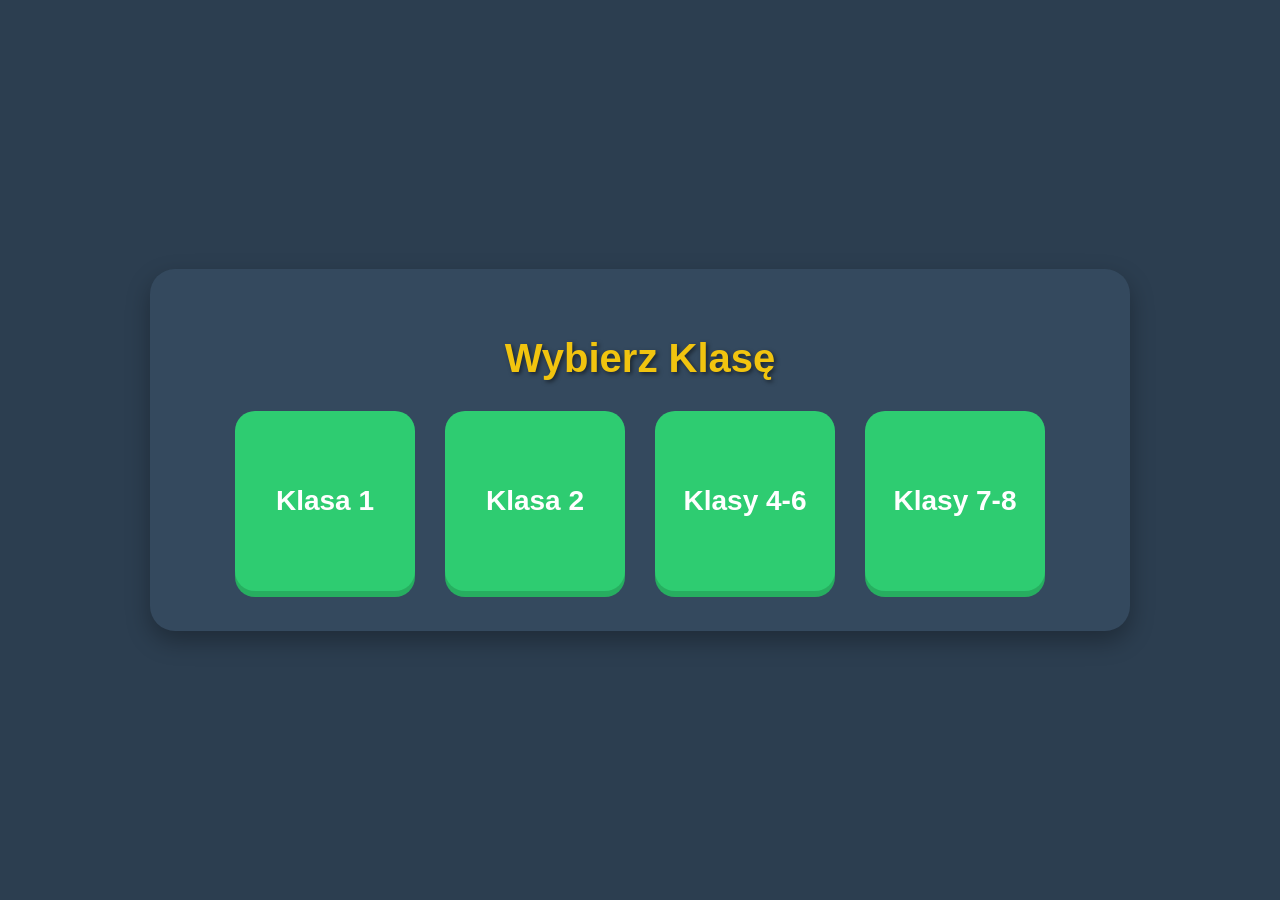
<file: index.html>
<!doctype html>
<html lang="en">
  <head>
    <meta charset="UTF-8" />
    <meta name="viewport" content="width=device-width, initial-scale=1.0" />
    <title>Zajęcia informatyki</title>
    <link rel="stylesheet" href="style.css" />
  </head>
  <body>
    <div class="container">
      <h1>Wybierz Klasę</h1>
      <div class="class-selection">
        <a href="class1.html" class="class-tile">Klasa 1</a>
        <!-- <a href="draw.html" class="class-tile">Klasa 1 - rysowanie</a> -->
        <!-- <a href="class2.html" class="class-tile">Klasa 1</a> -->
        <a href="class3.html" class="class-tile">Klasa 2</a>
        <a href="class5.html" class="class-tile">Klasy 4-6</a>
        <a href="class4.html" class="class-tile">Klasy 7-8</a>
        <!-- <a href="secret.html" id="secret-tile" class="class-tile"">Sekret tej strony - ciekawe czy go znajdziesz?☝️🤓</a> -->
      </div>
      </div>
    </div>
    <script src="ui.js"></script>
    <script src="script.js"></script>
  </body>
</html>
</file>
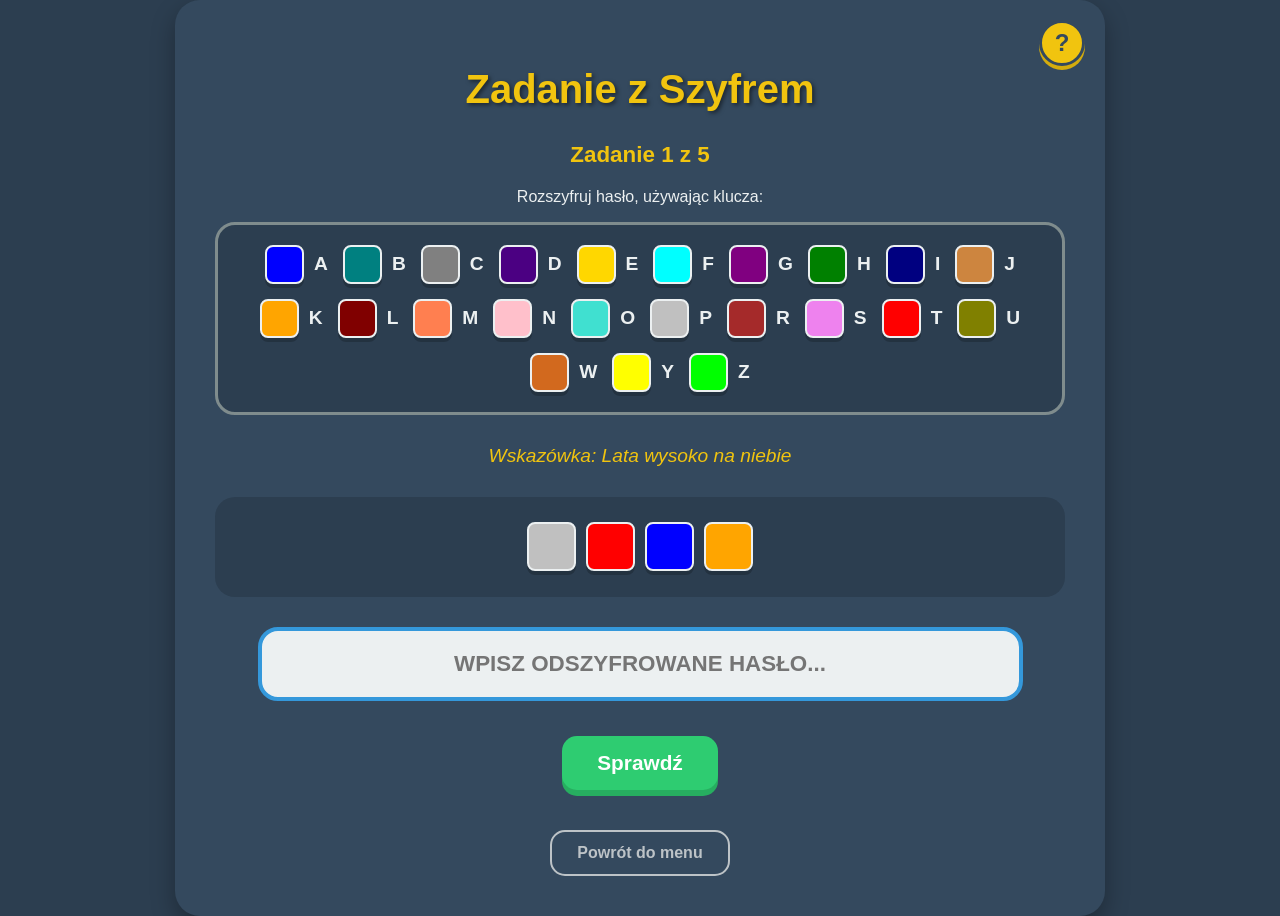
<file: cipher.html>
<!DOCTYPE html>
<html lang="en">
<head>
    <meta charset="UTF-8">
    <meta name="viewport" content="width=device-width, initial-scale=1.0">
    <title>Zadanie z Szyfrem</title>
    <link rel="stylesheet" href="style.css">
</head>
<body>
    <div class="container cipher-container">
        <h1 id="task-title">Zadanie z Szyfrem</h1>
        <div class="progress-bar">Zadanie <span id="current-progress">1</span> z <span id="total-progress">5</span></div>

        <p>Rozszyfruj hasło, używając klucza:</p>
        <div id="cipher-key-container" class="cipher-key-container">
            <!-- Cipher key will be rendered here -->
        </div>

        <p class="hint-text" id="phrase-hint"></p>
        <div id="cipher-phrase-container" class="cipher-phrase-container">
            <!-- Encoded phrase (colored squares) will be rendered here -->
        </div>

        <div class="cipher-input-container">
            <input type="text" id="cipher-input" class="cipher-input" placeholder="Wpisz odszyfrowane hasło..." autocomplete="off">
        </div>

        <div class="task-controls">
            <button id="check-button" class="action-button">Sprawdź</button>
            <button id="next-button" class="action-button" style="display: none;">Dalej</button>
        </div>

        <a href="index.html" class="back-link">Powrót do menu</a>
    </div>
    <script src="ui.js"></script>
    <script src="cipher.js"></script>
</body>
</html>
</file>
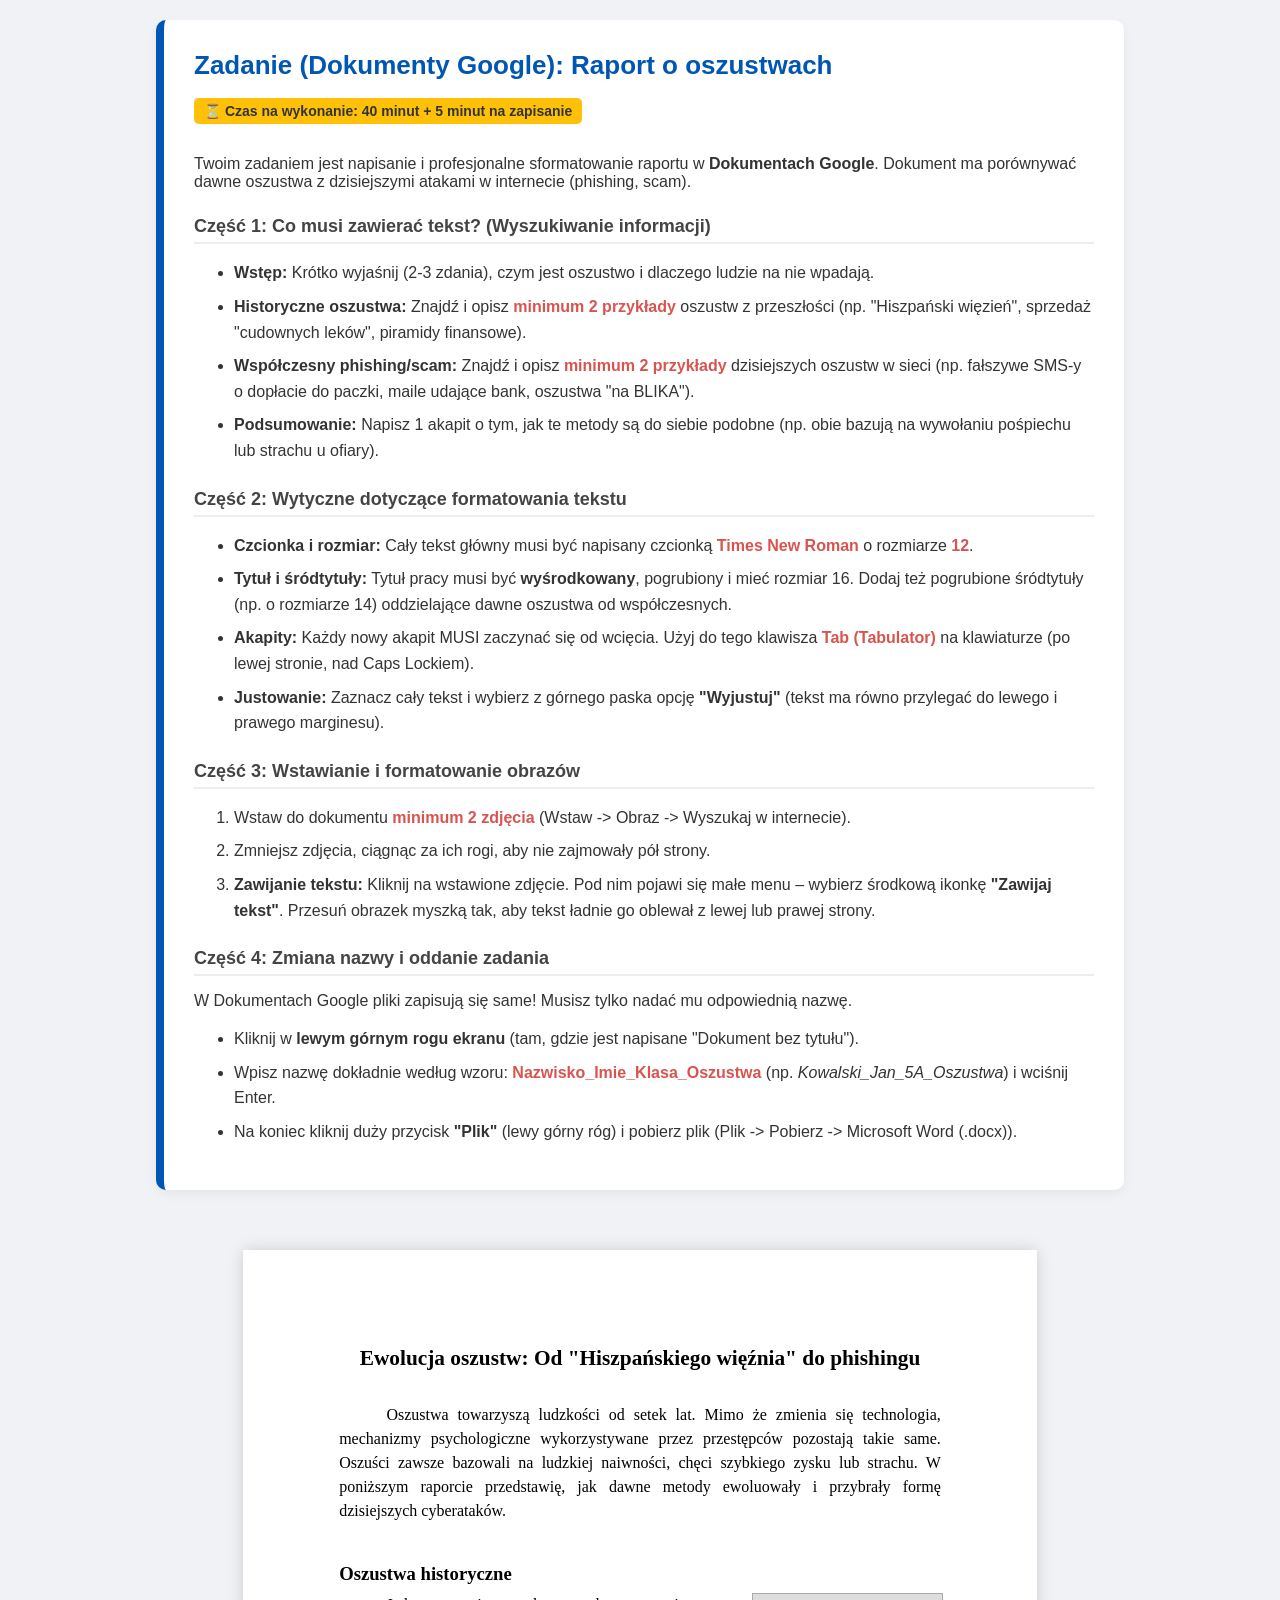
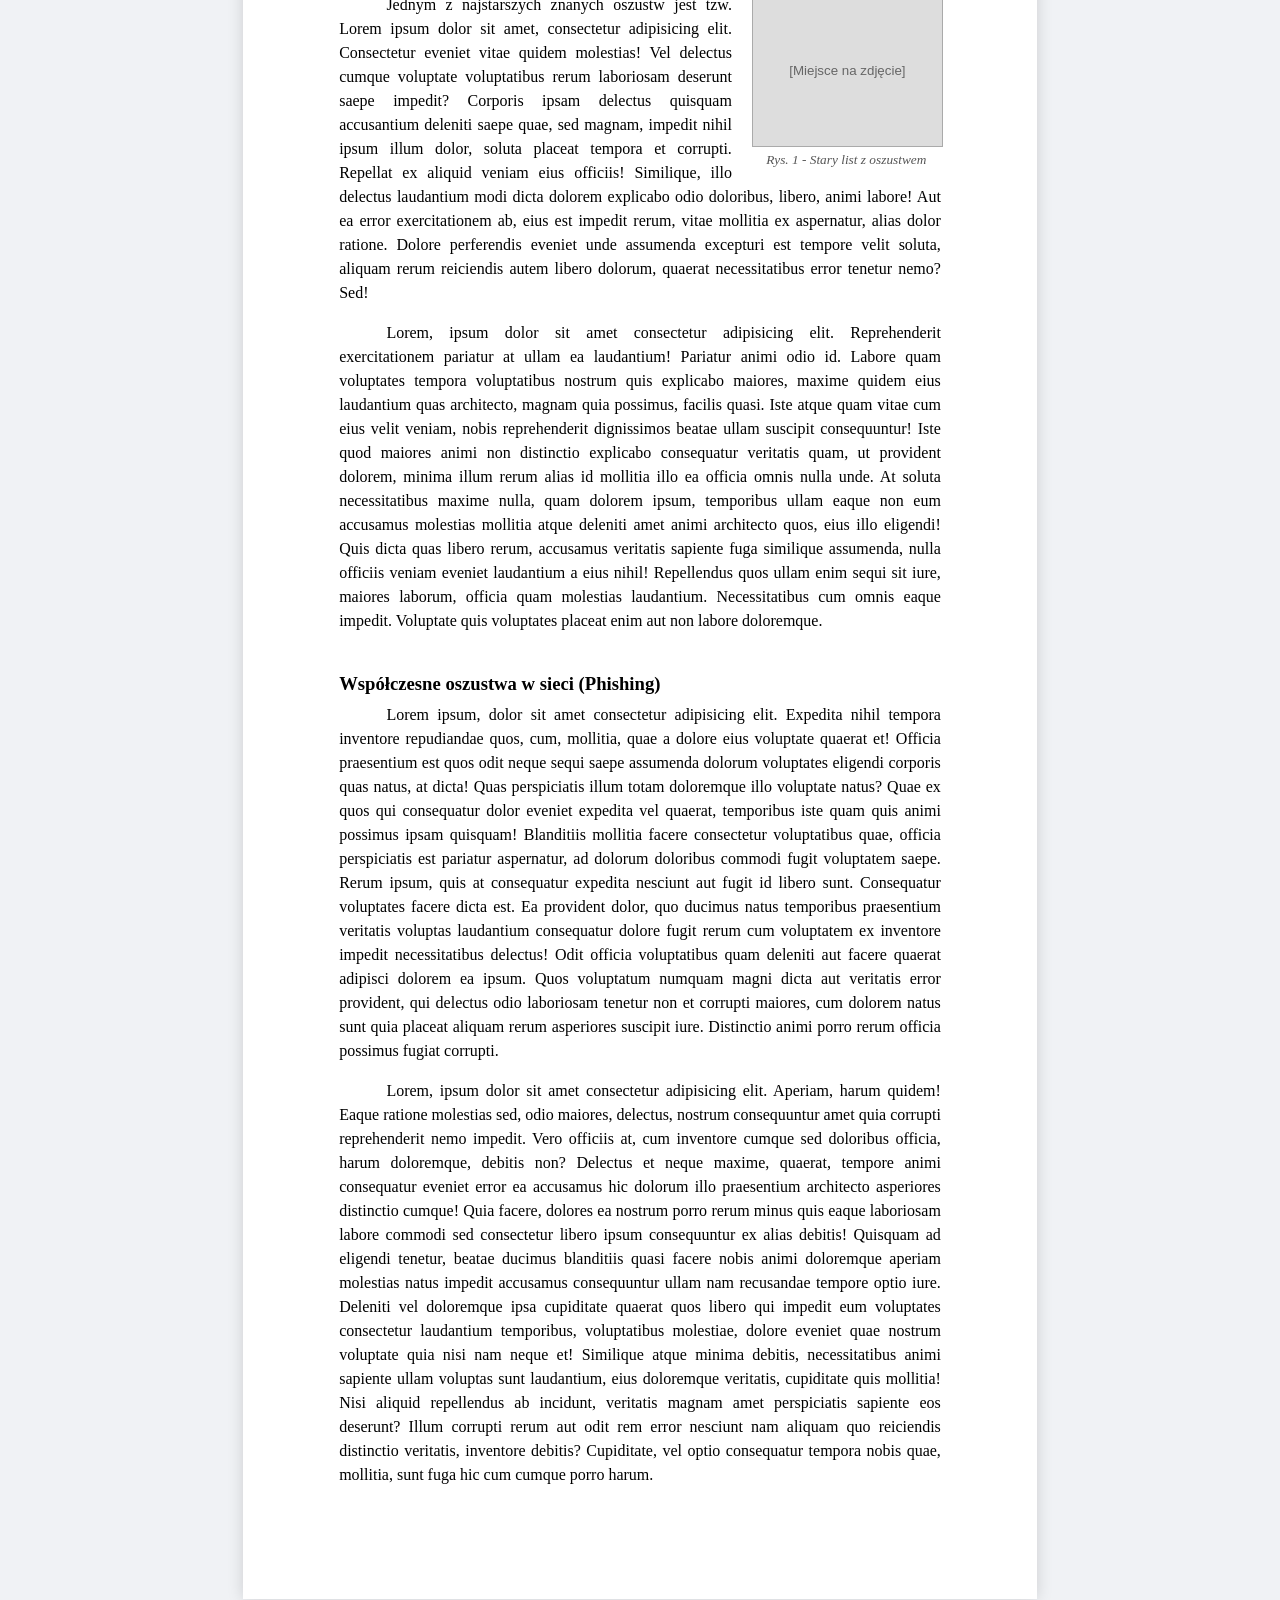
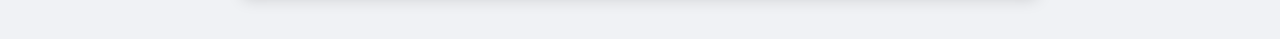
<file: class5.html>
<!doctype html>
<html lang="pl">
  <head>
    <meta charset="UTF-8" />
    <meta name="viewport" content="width=device-width, initial-scale=1.0" />
    <title>Zadanie Informatyka - Raport o Oszustwach</title>
    <style>
      body {
        font-family: "Segoe UI", Tahoma, Geneva, Verdana, sans-serif;
        background-color: #f0f2f5;
        margin: 0;
        padding: 20px;
        color: #333;
      }

      /* PANEL INSTRUKCJI */
      .instructions {
        background-color: #ffffff;
        max-width: 900px;
        margin: 0 auto 40px auto;
        padding: 30px;
        border-radius: 10px;
        border-left: 8px solid #0056b3;
        box-shadow: 0 4px 12px rgba(0, 0, 0, 0.05);
      }

      .instructions h1 {
        color: #0056b3;
        margin-top: 0;
        font-size: 26px;
      }

      .instructions h2 {
        color: #444;
        font-size: 18px;
        margin-top: 25px;
        border-bottom: 2px solid #eee;
        padding-bottom: 5px;
      }

      .instructions h3 {
        color: #555;
        font-size: 16px;
        margin-top: 15px;
        margin-bottom: 5px;
      }

      .instructions ul,
      .instructions ol {
        line-height: 1.6;
      }

      .instructions li {
        margin-bottom: 8px;
      }

      .highlight {
        font-weight: bold;
        color: #d9534f;
      }

      .time-badge {
        display: inline-block;
        background-color: #ffc107;
        color: #333;
        padding: 5px 10px;
        border-radius: 5px;
        font-weight: bold;
        font-size: 14px;
        margin-bottom: 15px;
      }

      /* SZABLON DOKUMENTU A4 */
      .word-workspace {
        display: flex;
        justify-content: center;
        padding: 20px 0;
      }

      .word-page {
        background-color: #ffffff;
        width: 21cm;
        min-height: 29.7cm;
        padding: 2.54cm;
        box-shadow: 0 0 15px rgba(0, 0, 0, 0.15);
        box-sizing: border-box;
        font-family: "Times New Roman", Times, serif;
        color: #000000;
      }

      .doc-title {
        text-align: center;
        font-size: 16pt;
        font-weight: bold;
        margin-bottom: 24pt;
      }

      .doc-subtitle {
        text-align: left;
        font-size: 14pt;
        font-weight: bold;
        margin-top: 18pt;
        margin-bottom: 6pt;
      }

      .doc-paragraph {
        text-align: justify;
        text-indent: 1.25cm;
        font-size: 12pt;
        line-height: 1.5;
        margin-top: 0;
        margin-bottom: 12pt;
      }

      /* Symulacja obrazka w dokumencie */
      .doc-image-container {
        float: right; /* Symulacja zawijania tekstu: Ramka/Przyległe */
        margin: 0 0 10pt 15pt;
        text-align: center;
        width: 5cm;
      }

      .doc-image {
        width: 100%;
        height: 4cm;
        background-color: #ddd;
        border: 1px solid #aaa;
        display: flex;
        align-items: center;
        justify-content: center;
        color: #666;
        font-family: sans-serif;
        font-size: 10pt;
      }

      .doc-caption {
        font-size: 10pt;
        font-style: italic;
        margin-top: 4pt;
        color: #555;
      }

      /* Czyszczenie floatów */
      .clearfix::after {
        content: "";
        clear: both;
        display: table;
      }
    </style>
  </head>
  <body>
    <div class="instructions">
      <h1>Zadanie (Dokumenty Google): Raport o oszustwach</h1>
      <div class="time-badge">
        ⏳ Czas na wykonanie: 40 minut + 5 minut na zapisanie
      </div>
      <!-- <a href="secretv2.html" id="secret-tile" class="class-tile"">Sekret tej strony - ciekawe czy go znajdziesz?☝️🤓</a> -->
      <p>
        Twoim zadaniem jest napisanie i profesjonalne sformatowanie raportu w
        <strong>Dokumentach Google</strong>. Dokument ma porównywać dawne
        oszustwa z dzisiejszymi atakami w internecie (phishing, scam).
      </p>

      <h2>Część 1: Co musi zawierać tekst? (Wyszukiwanie informacji)</h2>
      <ul>
        <li>
          <strong>Wstęp:</strong> Krótko wyjaśnij (2-3 zdania), czym jest
          oszustwo i dlaczego ludzie na nie wpadają.
        </li>
        <li>
          <strong>Historyczne oszustwa:</strong> Znajdź i opisz
          <span class="highlight">minimum 2 przykłady</span> oszustw z
          przeszłości (np. "Hiszpański więzień", sprzedaż "cudownych leków",
          piramidy finansowe).
        </li>
        <li>
          <strong>Współczesny phishing/scam:</strong> Znajdź i opisz
          <span class="highlight">minimum 2 przykłady</span> dzisiejszych
          oszustw w sieci (np. fałszywe SMS-y o dopłacie do paczki, maile
          udające bank, oszustwa "na BLIKA").
        </li>
        <li>
          <strong>Podsumowanie:</strong> Napisz 1 akapit o tym, jak te metody są
          do siebie podobne (np. obie bazują na wywołaniu pośpiechu lub strachu
          u ofiary).
        </li>
      </ul>

      <h2>Część 2: Wytyczne dotyczące formatowania tekstu</h2>
      <ul>
        <li>
          <strong>Czcionka i rozmiar:</strong> Cały tekst główny musi być
          napisany czcionką <span class="highlight">Times New Roman</span> o
          rozmiarze <span class="highlight">12</span>.
        </li>
        <li>
          <strong>Tytuł i śródtytuły:</strong> Tytuł pracy musi być
          <strong>wyśrodkowany</strong>, pogrubiony i mieć rozmiar 16. Dodaj też
          pogrubione śródtytuły (np. o rozmiarze 14) oddzielające dawne oszustwa
          od współczesnych.
        </li>
        <li>
          <strong>Akapity:</strong> Każdy nowy akapit MUSI zaczynać się od
          wcięcia. Użyj do tego klawisza
          <span class="highlight">Tab (Tabulator)</span> na klawiaturze (po
          lewej stronie, nad Caps Lockiem).
        </li>
        <li>
          <strong>Justowanie:</strong> Zaznacz cały tekst i wybierz z górnego
          paska opcję <strong>"Wyjustuj"</strong> (tekst ma równo przylegać do
          lewego i prawego marginesu).
        </li>
      </ul>

      <h2>Część 3: Wstawianie i formatowanie obrazów</h2>
      <ol>
        <li>
          Wstaw do dokumentu
          <span class="highlight">minimum 2 zdjęcia</span> (Wstaw -> Obraz ->
          Wyszukaj w internecie).
        </li>
        <li>
          Zmniejsz zdjęcia, ciągnąc za ich rogi, aby nie zajmowały pół strony.
        </li>
        <li>
          <strong>Zawijanie tekstu:</strong> Kliknij na wstawione zdjęcie. Pod
          nim pojawi się małe menu – wybierz środkową ikonkę
          <strong>"Zawijaj tekst"</strong>. Przesuń obrazek myszką tak, aby
          tekst ładnie go oblewał z lewej lub prawej strony.
        </li>
      </ol>

      <h2>Część 4: Zmiana nazwy i oddanie zadania</h2>
      <p>
        W Dokumentach Google pliki zapisują się same! Musisz tylko nadać mu
        odpowiednią nazwę.
      </p>
      <ul>
        <li>
          Kliknij w <strong>lewym górnym rogu ekranu</strong> (tam, gdzie jest
          napisane "Dokument bez tytułu").
        </li>
        <li>
          Wpisz nazwę dokładnie według wzoru:
          <span class="highlight">Nazwisko_Imie_Klasa_Oszustwa</span> (np.
          <em>Kowalski_Jan_5A_Oszustwa</em>) i wciśnij Enter.
        </li>
        <li>
          Na koniec kliknij duży przycisk <strong>"Plik"</strong> (lewy górny
          róg) i pobierz plik (Plik -> Pobierz -> Microsoft Word (.docx)).
        </li>
      </ul>
    </div>

    <!-- SEKCJA 2: Szablon dokumentu z podglądem formatowania -->
    <div class="word-workspace">
      <div class="word-page">
        <div class="doc-title">
          Ewolucja oszustw: Od "Hiszpańskiego więźnia" do phishingu
        </div>

        <div class="clearfix">
          <p class="doc-paragraph">
            Oszustwa towarzyszą ludzkości od setek lat. Mimo że zmienia się
            technologia, mechanizmy psychologiczne wykorzystywane przez
            przestępców pozostają takie same. Oszuści zawsze bazowali na
            ludzkiej naiwności, chęci szybkiego zysku lub strachu. W poniższym
            raporcie przedstawię, jak dawne metody ewoluowały i przybrały formę
            dzisiejszych cyberataków.
          </p>
        </div>

        <div class="doc-subtitle">Oszustwa historyczne</div>

        <div class="clearfix">
          <div class="doc-image-container">
            <div class="doc-image">[Miejsce na zdjęcie]</div>
            <div class="doc-caption">Rys. 1 - Stary list z oszustwem</div>
          </div>

          <p class="doc-paragraph">
            Jednym z najstarszych znanych oszustw jest tzw. Lorem ipsum dolor
            sit amet, consectetur adipisicing elit. Consectetur eveniet vitae
            quidem molestias! Vel delectus cumque voluptate voluptatibus rerum
            laboriosam deserunt saepe impedit? Corporis ipsam delectus quisquam
            accusantium deleniti saepe quae, sed magnam, impedit nihil ipsum
            illum dolor, soluta placeat tempora et corrupti. Repellat ex aliquid
            veniam eius officiis! Similique, illo delectus laudantium modi dicta
            dolorem explicabo odio doloribus, libero, animi labore! Aut ea error
            exercitationem ab, eius est impedit rerum, vitae mollitia ex
            aspernatur, alias dolor ratione. Dolore perferendis eveniet unde
            assumenda excepturi est tempore velit soluta, aliquam rerum
            reiciendis autem libero dolorum, quaerat necessitatibus error
            tenetur nemo? Sed!
          </p>

          <p class="doc-paragraph">
            Lorem, ipsum dolor sit amet consectetur adipisicing elit.
            Reprehenderit exercitationem pariatur at ullam ea laudantium!
            Pariatur animi odio id. Labore quam voluptates tempora voluptatibus
            nostrum quis explicabo maiores, maxime quidem eius laudantium quas
            architecto, magnam quia possimus, facilis quasi. Iste atque quam
            vitae cum eius velit veniam, nobis reprehenderit dignissimos beatae
            ullam suscipit consequuntur! Iste quod maiores animi non distinctio
            explicabo consequatur veritatis quam, ut provident dolorem, minima
            illum rerum alias id mollitia illo ea officia omnis nulla unde. At
            soluta necessitatibus maxime nulla, quam dolorem ipsum, temporibus
            ullam eaque non eum accusamus molestias mollitia atque deleniti amet
            animi architecto quos, eius illo eligendi! Quis dicta quas libero
            rerum, accusamus veritatis sapiente fuga similique assumenda, nulla
            officiis veniam eveniet laudantium a eius nihil! Repellendus quos
            ullam enim sequi sit iure, maiores laborum, officia quam molestias
            laudantium. Necessitatibus cum omnis eaque impedit. Voluptate quis
            voluptates placeat enim aut non labore doloremque.
          </p>
        </div>

        <div class="doc-subtitle">Współczesne oszustwa w sieci (Phishing)</div>

        <div class="clearfix">
          <p class="doc-paragraph">
            Lorem ipsum, dolor sit amet consectetur adipisicing elit. Expedita
            nihil tempora inventore repudiandae quos, cum, mollitia, quae a
            dolore eius voluptate quaerat et! Officia praesentium est quos odit
            neque sequi saepe assumenda dolorum voluptates eligendi corporis
            quas natus, at dicta! Quas perspiciatis illum totam doloremque illo
            voluptate natus? Quae ex quos qui consequatur dolor eveniet expedita
            vel quaerat, temporibus iste quam quis animi possimus ipsam
            quisquam! Blanditiis mollitia facere consectetur voluptatibus quae,
            officia perspiciatis est pariatur aspernatur, ad dolorum doloribus
            commodi fugit voluptatem saepe. Rerum ipsum, quis at consequatur
            expedita nesciunt aut fugit id libero sunt. Consequatur voluptates
            facere dicta est. Ea provident dolor, quo ducimus natus temporibus
            praesentium veritatis voluptas laudantium consequatur dolore fugit
            rerum cum voluptatem ex inventore impedit necessitatibus delectus!
            Odit officia voluptatibus quam deleniti aut facere quaerat adipisci
            dolorem ea ipsum. Quos voluptatum numquam magni dicta aut veritatis
            error provident, qui delectus odio laboriosam tenetur non et
            corrupti maiores, cum dolorem natus sunt quia placeat aliquam rerum
            asperiores suscipit iure. Distinctio animi porro rerum officia
            possimus fugiat corrupti.
          </p>
          <p class="doc-paragraph">
            Lorem, ipsum dolor sit amet consectetur adipisicing elit. Aperiam,
            harum quidem! Eaque ratione molestias sed, odio maiores, delectus,
            nostrum consequuntur amet quia corrupti reprehenderit nemo impedit.
            Vero officiis at, cum inventore cumque sed doloribus officia, harum
            doloremque, debitis non? Delectus et neque maxime, quaerat, tempore
            animi consequatur eveniet error ea accusamus hic dolorum illo
            praesentium architecto asperiores distinctio cumque! Quia facere,
            dolores ea nostrum porro rerum minus quis eaque laboriosam labore
            commodi sed consectetur libero ipsum consequuntur ex alias debitis!
            Quisquam ad eligendi tenetur, beatae ducimus blanditiis quasi facere
            nobis animi doloremque aperiam molestias natus impedit accusamus
            consequuntur ullam nam recusandae tempore optio iure. Deleniti vel
            doloremque ipsa cupiditate quaerat quos libero qui impedit eum
            voluptates consectetur laudantium temporibus, voluptatibus
            molestiae, dolore eveniet quae nostrum voluptate quia nisi nam neque
            et! Similique atque minima debitis, necessitatibus animi sapiente
            ullam voluptas sunt laudantium, eius doloremque veritatis,
            cupiditate quis mollitia! Nisi aliquid repellendus ab incidunt,
            veritatis magnam amet perspiciatis sapiente eos deserunt? Illum
            corrupti rerum aut odit rem error nesciunt nam aliquam quo
            reiciendis distinctio veritatis, inventore debitis? Cupiditate, vel
            optio consequatur tempora nobis quae, mollitia, sunt fuga hic cum
            cumque porro harum.
          </p>
        </div>
      </div>
    </div>
  </body>
</html>
</file>
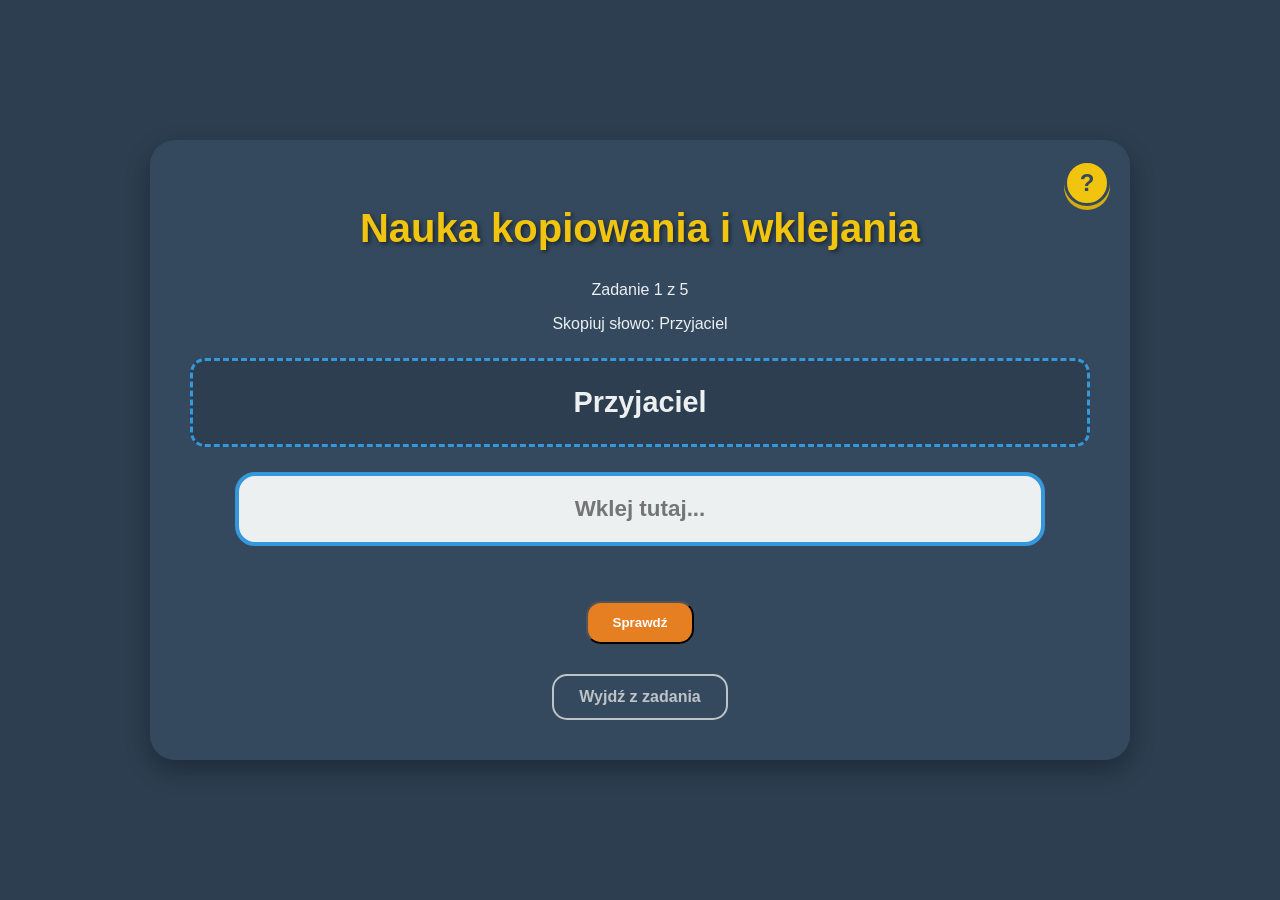
<file: copy_paste.html>
<!DOCTYPE html>
<html lang="en">
<head>
    <meta charset="UTF-8">
    <meta name="viewport" content="width=device-width, initial-scale=1.0">
    <title>Nauka kopiowania i wklejania</title>
    <link rel="stylesheet" href="style.css">

</head>
<body>
    <div class="container">
        <h1 id="task-title">Nauka kopiowania i wklejania</h1>
        <div class="progress">Zadanie <span id="current-progress">1</span> z <span id="total-progress">5</span></div>
        
        <div id="exercise-container">
            <p id="instruction-text">Skopiuj poniższy wyraz:</p>
            <div id="text-to-copy" class="copy-text-container">...</div>
            
            <div class="input-container">
                <input type="text" id="paste-input" class="paste-input" placeholder="Wklej tutaj..." autocomplete="off">
            </div>
        </div>

        <div class="button-container">
            <button id="check-button" class="back-button">Sprawdź</button>
            <button id="next-button" class="back-button" style="display: none;">Dalej</button>
        </div>

        <a href="index.html" id="exit-link" class="back-link">Wyjdź z zadania</a>
    </div>
    <script src="ui.js"></script>
    <script src="copy_paste.js"></script>
</body>
</html>
</file>
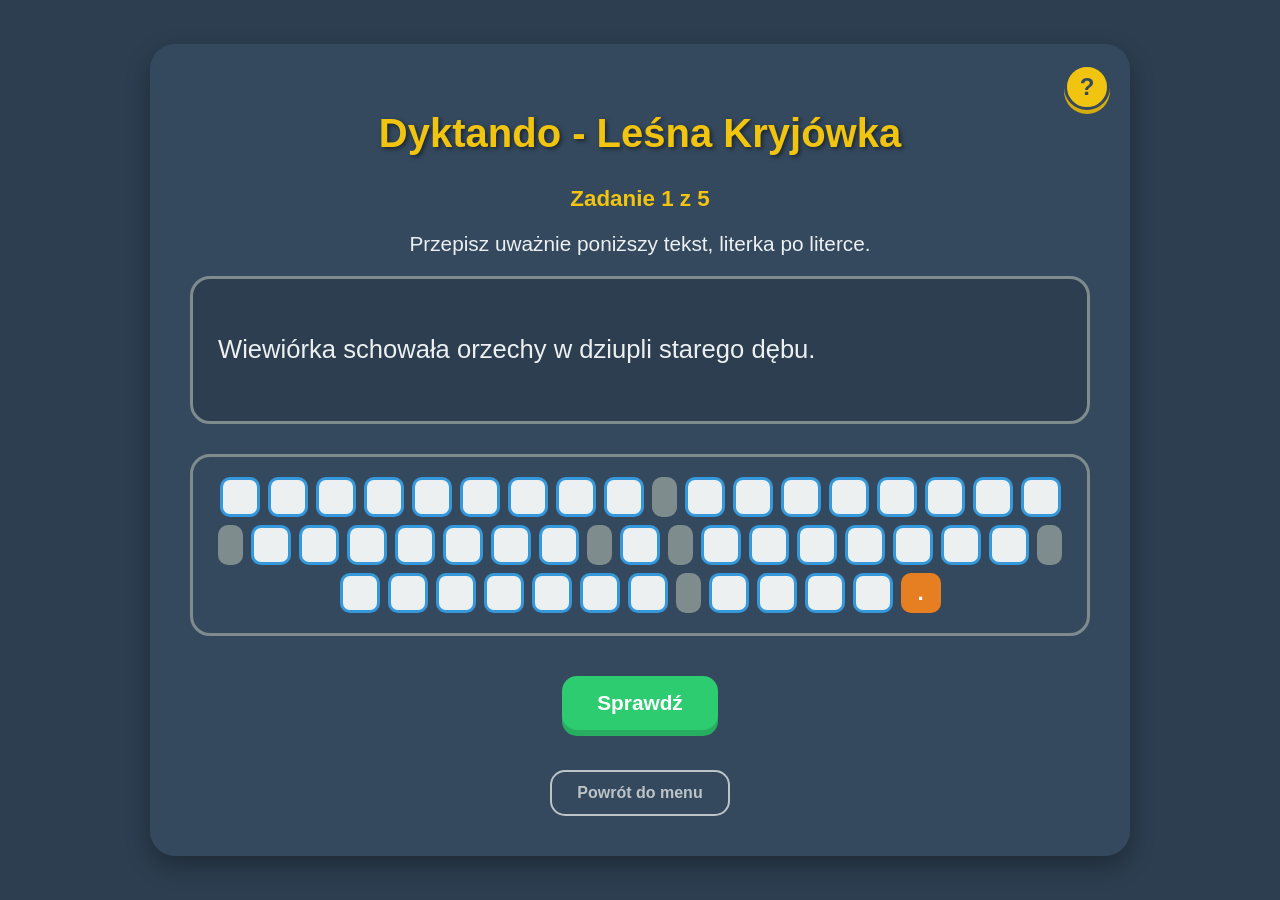
<file: dictation.html>
<!DOCTYPE html>
<html lang="en">
<head>
    <meta charset="UTF-8">
    <meta name="viewport" content="width=device-width, initial-scale=1.0">
    <title>Zadanie: Dyktando</title>
    <link rel="stylesheet" href="style.css">
</head>
<body>
    <div class="container">
        <h1 id="task-title">Dyktando</h1>
        <div class="progress-bar">
            Zadanie <span id="current-progress">0</span> z <span id="total-progress">0</span>
        </div>
        <div class="task-description">
            Przepisz uważnie poniższy tekst, literka po literce.
        </div>
        <div id="dictation-story-display" class="dictation-story-display">
            <!-- Story will be loaded here -->
        </div>
        <div id="dictation-input-area" class="dictation-input-area">
            <!-- Character inputs will be generated here -->
        </div>
        <div class="task-controls">
            <button id="check-button" class="action-button">Sprawdź</button>
            <button id="next-button" class="action-button" style="display: none;">Dalej</button>
        </div>
        <a href="index.html" class="back-link">Powrót do menu</a>
    </div>
    <script src="ui.js"></script>
    <script src="dictation.js"></script>
</body>
</html>
</file>
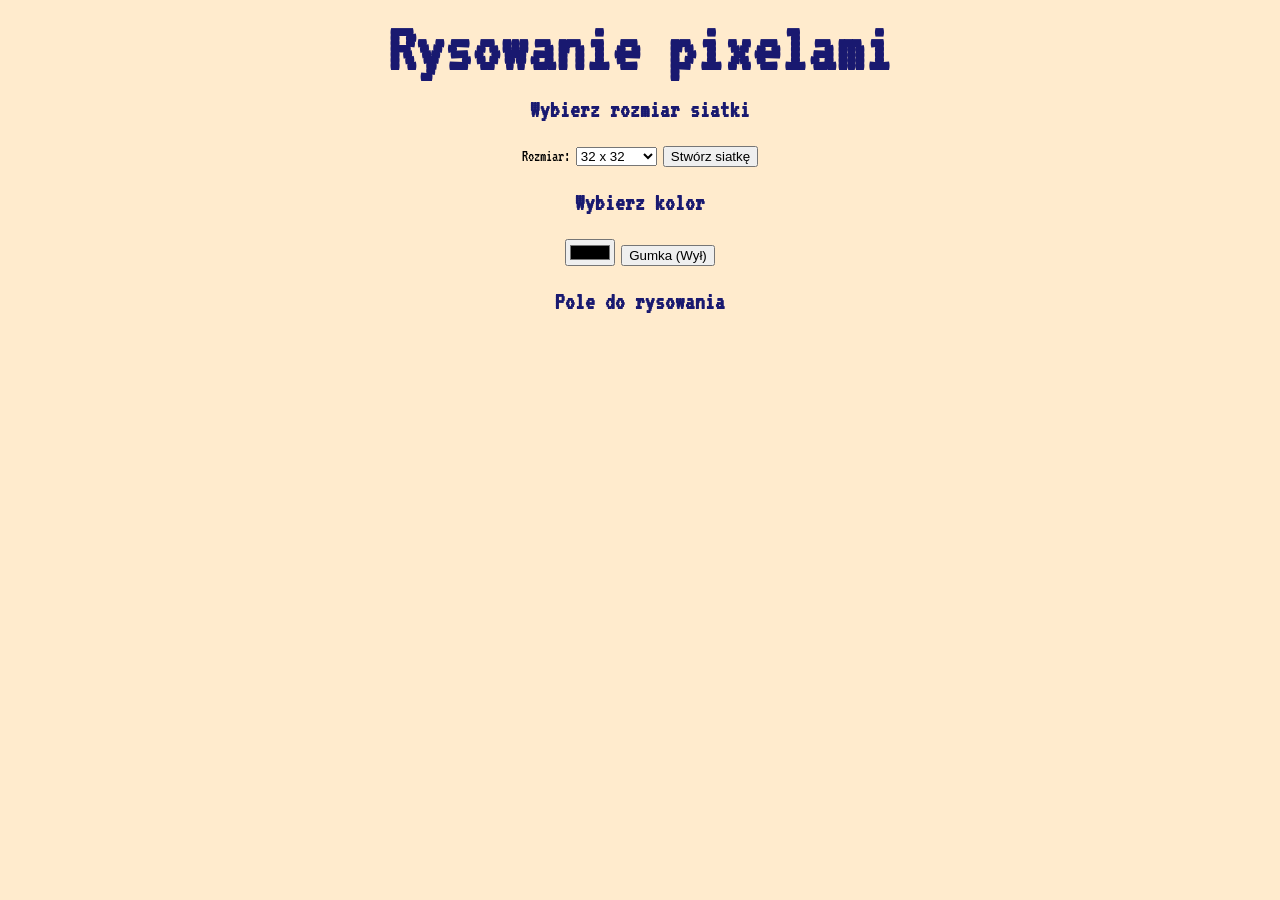
<file: draw.html>
<!doctype html>
<html>
  <head>
    <title>Pixel Art Maker!</title>
    <link rel="preconnect" href="https://fonts.gstatic.com" />
    <link
      href="https://fonts.googleapis.com/css2?family=Montserrat&family=VT323&display=swap"
      rel="stylesheet"
    />
    <link rel="stylesheet" href="styles.css" />
  </head>

  <body>
    <h1>Rysowanie pixelami</h1>
    <h2>Wybierz rozmiar siatki</h2>
    <form id="sizePicker">
      <label for="gridSize">Rozmiar:</label>
      <select id="gridSize" name="gridSize">
        <option value="32">32 x 32</option>
        <option value="64">64 x 64</option>
        <option value="100">100 x 100</option>
      </select>
      <input type="submit" id="inputSubmit" value="Stwórz siatkę" />
    </form>

    <h2>Wybierz kolor</h2>
    <input type="color" id="colorPicker" />

    <button id="eraserBtn" type="button">Gumka (Wył)</button>

    <h2>Pole do rysowania</h2>
    <table id="pixelCanvas"></table>

    <script src="designs.js"></script>
  </body>
</html>
</file>
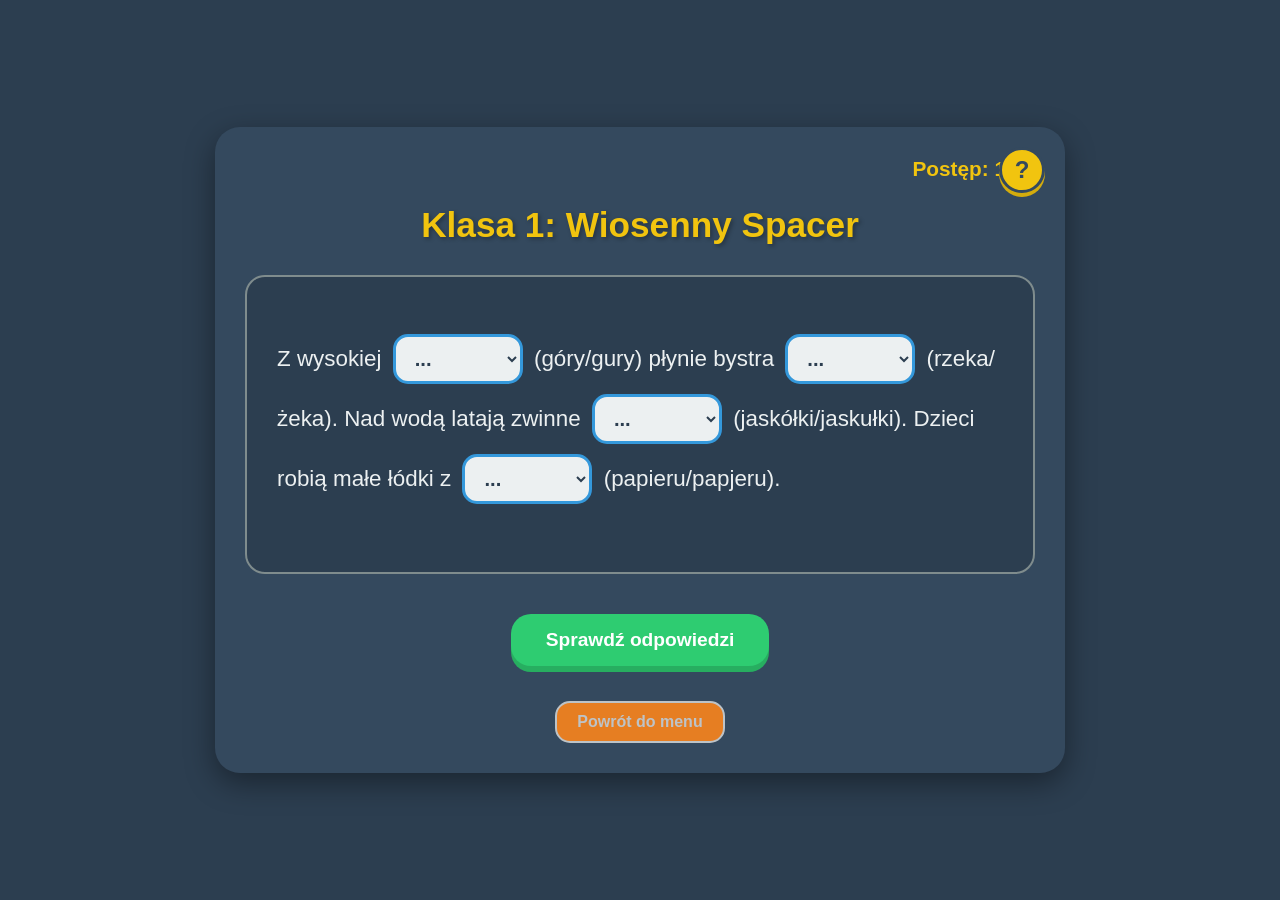
<file: orthography.html>
<!DOCTYPE html>
<html lang="en">
<head>
    <meta charset="UTF-8">
    <meta name="viewport" content="width=device-width, initial-scale=1.0">
    <title>Orthography Exercise</title>
    <link rel="stylesheet" href="orthography.css">
    <link href="https://fonts.googleapis.com/css2?family=Varela+Round&display=swap" rel="stylesheet">
</head>
<body>
    <div class="container">
        <div id="progress-container" class="progress-info">
            Postęp: <span id="current-progress">0</span> / <span id="total-progress">5</span>
        </div>
        <h1 id="task-title">Ćwiczenie Ortograficzne</h1>
        <div id="story-container" class="story-container">
            <!-- Story will be loaded here by JavaScript -->
        </div>
        <div class="buttons-container">
            <button id="check-button">Sprawdź odpowiedzi</button>
            <button id="next-button" style="display: none;">Przejdź dalej</button>
        </div>
        <a href="index.html" class="back-button">Powrót do menu</a>
    </div>
    <script src="ui.js"></script>
    <script src="orthography.js"></script>
</body>
</html>
</file>
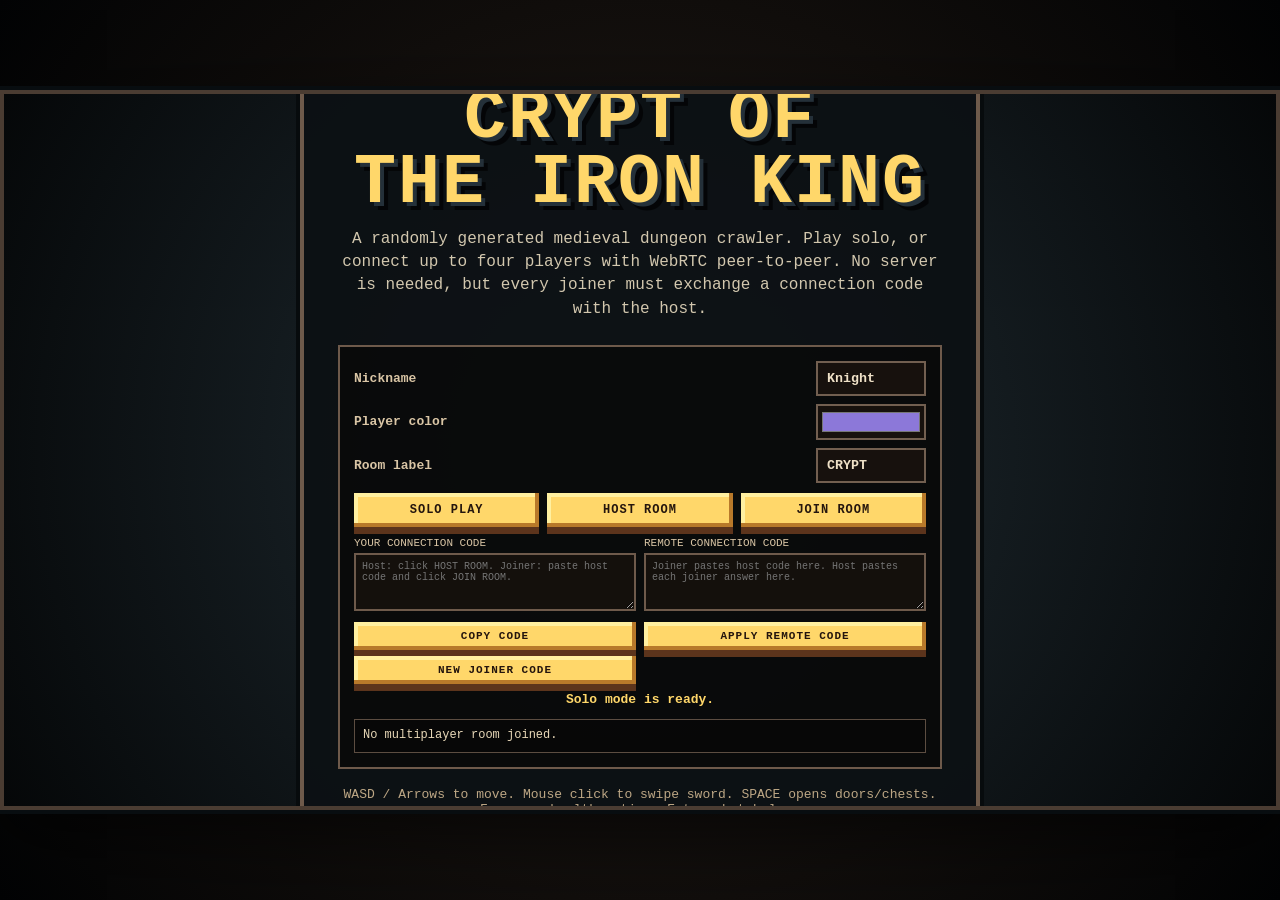
<file: secretv2.html>
<!DOCTYPE html>
<html lang="en">
<head>
<meta charset="UTF-8" />
<meta name="viewport" content="width=device-width, initial-scale=1.0" />
<title>Pixel Dungeon Roguelike</title>
<style>
  :root {
    --bg: #05080a;
    --panel: rgba(12, 17, 20, 0.93);
    --gold: #ffd76a;
    --red: #c64b42;
    --green: #6e9860;
    --blue: #6f91b7;
    --line: #725f50;
  }

  * { box-sizing: border-box; }

  html, body {
    margin: 0;
    height: 100%;
    background: radial-gradient(circle at center, #231c18 0%, #100d0b 58%, #020304 100%);
    color: #eee0c6;
    font-family: "Courier New", Consolas, "Lucida Console", Monaco, monospace;
    -webkit-font-smoothing: none;
    text-rendering: optimizeSpeed;
    overflow: hidden;
    user-select: none;
  }

  #frame {
    position: relative;
    width: min(100vw, calc(100vh * 16 / 9));
    aspect-ratio: 16 / 9;
    margin: 0 auto;
    top: 50%;
    transform: translateY(-50%);
    background: #000;
    border: 4px solid #4a3c32;
    box-shadow: 0 0 0 4px #080d10, 0 24px 70px rgba(0, 0, 0, 0.65);
    overflow: hidden;
  }

  #gameShell, #gameShell canvas {
    width: 100%;
    height: 100%;
    display: block;
    image-rendering: pixelated;
    image-rendering: crisp-edges;
    cursor: crosshair;
  }

  .screen {
    position: absolute;
    inset: 0;
    z-index: 10;
    display: flex;
    align-items: center;
    justify-content: center;
    background:
      linear-gradient(transparent 0 96%, rgba(255,255,255,0.04) 97% 100%),
      radial-gradient(circle at center, rgba(35, 48, 55, 0.94), rgba(5, 7, 8, 0.98));
    background-size: 100% 4px, auto;
  }

  .screen.hidden, .hidden { display: none !important; }

  .menuBox, .endBox {
    width: min(680px, 86%);
    padding: 34px 34px 30px;
    text-align: center;
    background: rgba(12, 17, 20, 0.93);
    border: 4px solid #6e5a4b;
    outline: 4px solid #070b0d;
    box-shadow: 0 18px 0 rgba(0, 0, 0, 0.35);
  }

  h1 {
    margin: 0 0 12px;
    font-size: clamp(34px, 6vw, 70px);
    line-height: 0.92;
    color: #ffd76a;
    text-shadow: 4px 4px 0 #243039, 8px 8px 0 rgba(0,0,0,0.65);
    letter-spacing: 2px;
  }

  h2 {
    margin: 0 0 16px;
    font-size: clamp(34px, 6vw, 68px);
    color: #f2d59b;
    text-shadow: 4px 4px 0 #2a130f;
  }

  .subtitle {
    max-width: 640px;
    margin: 0 auto 24px;
    color: #d2c7ae;
    font-size: 16px;
    line-height: 1.45;
  }

  button {
    font-family: inherit;
    font-weight: 800;
    color: #24150d;
    background: #ffd76a;
    border: 0;
    padding: 14px 24px;
    box-shadow: inset -4px -4px 0 #b8792a, inset 4px 4px 0 #fff0a0, 0 7px 0 #5c341c;
    cursor: pointer;
    letter-spacing: 1px;
  }

  button:hover { filter: brightness(1.08); transform: translateY(-1px); }
  button:active { transform: translateY(5px); box-shadow: inset -4px -4px 0 #b8792a, inset 4px 4px 0 #fff0a0, 0 2px 0 #5c341c; }
  button:disabled { opacity: 0.45; cursor: not-allowed; filter: grayscale(0.6); }

  #hud {
    position: absolute;
    z-index: 5;
    left: 12px;
    top: 10px;
    min-width: 270px;
    padding: 10px 12px;
    background: rgba(13, 10, 8, 0.72);
    border: 2px solid #655446;
    color: #eee0c6;
    text-shadow: 2px 2px 0 #000;
    font-size: 15px;
    font-weight: 700;
    line-height: 1.32;
    pointer-events: none;
  }

  #resourcePanel {
    position: absolute;
    z-index: 5;
    left: 50%;
    top: 12px;
    transform: translateX(-50%);
    display: flex;
    gap: 8px;
    padding: 7px 10px;
    background: rgba(13, 10, 8, 0.78);
    border: 2px solid #655446;
    color: #ffe0a2;
    text-shadow: 2px 2px 0 #000;
    font-size: 15px;
    font-weight: 700;
    pointer-events: none;
  }

  .resourcePill {
    min-width: 78px;
    text-align: center;
    padding: 3px 7px;
    background: rgba(40, 50, 55, 0.68);
    border: 1px solid #66757b;
  }

  .barWrap {
    width: 220px;
    height: 16px;
    margin: 4px 0 7px;
    background: #1b1415;
    border: 2px solid #5d6b70;
  }

  #hpFill {
    height: 100%;
    width: 100%;
    background: linear-gradient(90deg, #ab2d26, #f35b40);
  }

  #skillPanel {
    position: absolute;
    z-index: 6;
    left: 12px;
    top: 184px;
    width: 270px;
    padding: 12px;
    background: var(--panel);
    border: 3px solid #6e5a4b;
    outline: 2px solid #130c08;
    color: #e6d8bc;
    text-shadow: 2px 2px 0 #000;
  }

  #skillPanel h3 {
    margin: 0 0 10px;
    color: #ffd76a;
    font-size: 19px;
    letter-spacing: 1px;
  }

  .skillRow {
    margin-top: 10px;
    padding-top: 10px;
    border-top: 2px solid rgba(112, 130, 136, 0.62);
  }

  .skillRow div { margin-bottom: 7px; font-size: 14px; font-weight: 700; }
  .skillRow button { width: 100%; padding: 10px 8px; font-size: 13px; }

  #rankingPanel {
    position: absolute;
    z-index: 6;
    right: 12px;
    top: 12px;
    width: 218px;
    padding: 10px 10px 8px;
    background: var(--panel);
    border: 3px solid #6e5a4b;
    outline: 2px solid #130c08;
    color: #e6d8bc;
    text-shadow: 2px 2px 0 #000;
    pointer-events: none;
  }

  #rankingPanel h3 {
    margin: 0 0 8px;
    color: #ffd76a;
    font-size: 17px;
    letter-spacing: 1px;
  }

  #rankingHeader, .rankingRow {
    display: grid;
    grid-template-columns: 1fr 30px 34px 38px;
    gap: 6px;
    align-items: center;
  }

  #rankingHeader {
    color: #bda785;
    font-size: 11px;
    margin-bottom: 6px;
    padding-bottom: 4px;
    border-bottom: 1px solid rgba(140,120,100,0.5);
  }

  .rankingRow {
    font-size: 12px;
    margin: 3px 0;
  }

  .rankingName {
    display: flex;
    align-items: center;
    gap: 5px;
    min-width: 0;
  }

  .rankingSwatch {
    width: 9px;
    height: 9px;
    border: 1px solid #0e0a08;
    flex: 0 0 auto;
  }

  .rankingCell {
    text-align: center;
  }

  .deadTag {
    color: #ff5f5f;
    font-size: 11px;
    margin-left: 4px;
  }

  #endRanking {
    margin: 18px auto 14px;
    max-width: 720px;
    text-align: left;
    background: rgba(8, 6, 5, 0.58);
    border: 2px solid #6e5a4b;
    padding: 10px;
  }

  .endRankHeader, .endRankRow {
    display: grid;
    grid-template-columns: 1.6fr 0.55fr 0.7fr 0.7fr 0.8fr;
    gap: 8px;
    align-items: center;
  }

  .endRankHeader {
    color: #bda785;
    font-size: 12px;
    padding-bottom: 6px;
    margin-bottom: 6px;
    border-bottom: 1px solid rgba(140,120,100,0.5);
  }

  .endRankRow {
    font-size: 13px;
    padding: 5px 0;
    border-top: 1px solid rgba(255,255,255,0.06);
  }

  .endRankCellCenter { text-align: center; }
  .statusAlive { color: #87dc77; }
  .statusDead { color: #ff6b6b; }


  #lobbyPanel {
    margin-top: 18px;
    padding: 14px;
    background: rgba(8, 6, 5, 0.58);
    border: 2px solid #6e5a4b;
    text-align: left;
  }

  .lobbyGrid {
    display: grid;
    grid-template-columns: 1fr 110px;
    gap: 8px;
    align-items: center;
    margin-bottom: 10px;
  }

  .lobbyGrid label {
    color: #d9c5a5;
    font-size: 13px;
    font-weight: 700;
  }

  .lobbyGrid input {
    width: 100%;
    font-family: inherit;
    font-weight: 800;
    padding: 8px 9px;
    color: #eee0c6;
    background: #17110d;
    border: 2px solid #725f50;
    outline: none;
  }

  .lobbyGrid input[type="color"] {
    height: 36px;
    padding: 2px;
  }

  #signalPanel {
    margin-top: 10px;
    display: grid;
    grid-template-columns: 1fr 1fr;
    gap: 8px;
  }

  .signalBox label {
    display: block;
    color: #d9c5a5;
    font-size: 11px;
    margin-bottom: 4px;
  }

  .signalBox textarea {
    width: 100%;
    height: 58px;
    resize: vertical;
    color: #e8dcc2;
    background: #14100c;
    border: 2px solid #6e5a4b;
    padding: 6px;
    font-family: inherit;
    font-size: 10px;
  }

  #applySignalButton, #copySignalButton, #newOfferButton {
    width: 100%;
    margin-top: 6px;
    padding: 8px 10px;
    font-size: 11px;
  }

  .lobbyButtons {
    display: grid;
    grid-template-columns: 1fr 1fr 1fr;
    gap: 8px;
    margin: 10px 0;
  }

  .lobbyButtons button {
    padding: 10px 8px;
    font-size: 12px;
  }

  #startRunButton {
    width: 100%;
    margin-top: 8px;
  }

  #lobbyStatus {
    min-height: 18px;
    color: #ffd76a;
    font-size: 13px;
    font-weight: 800;
    text-align: center;
    margin-top: 8px;
  }

  #playerList {
    margin-top: 9px;
    padding: 8px;
    min-height: 34px;
    background: rgba(0,0,0,0.26);
    border: 1px solid rgba(114, 95, 80, 0.8);
    font-size: 12px;
    color: #e8d8b8;
  }

  .playerTag {
    display: inline-flex;
    gap: 5px;
    align-items: center;
    padding: 3px 6px;
    margin: 2px;
    background: rgba(40, 31, 25, 0.8);
    border: 1px solid rgba(160, 130, 92, 0.5);
  }

  .playerSwatch {
    width: 9px;
    height: 9px;
    border: 1px solid rgba(255,255,255,0.35);
  }

  #chatPanel {
    position: absolute;
    z-index: 8;
    left: 12px;
    bottom: 12px;
    width: 300px;
    background: rgba(10, 7, 5, 0.78);
    border: 2px solid #725f50;
    box-shadow: 0 8px 0 rgba(0,0,0,0.35);
    color: #eee0c6;
    text-shadow: 2px 2px 0 #000;
    pointer-events: auto;
  }

  #chatHeader {
    padding: 5px 8px;
    color: #ffd76a;
    font-size: 12px;
    font-weight: 900;
    border-bottom: 1px solid rgba(114, 95, 80, 0.75);
    background: rgba(34, 25, 19, 0.84);
  }

  #chatMessages {
    height: 92px;
    overflow: hidden;
    padding: 6px 8px;
    font-size: 11px;
    line-height: 1.28;
  }

  .chatLine {
    margin-bottom: 3px;
    word-break: break-word;
  }

  .chatName {
    font-weight: 900;
  }

  #chatForm {
    display: flex;
    border-top: 1px solid rgba(114, 95, 80, 0.75);
  }

  #chatInput {
    flex: 1;
    min-width: 0;
    border: 0;
    padding: 7px 8px;
    font-family: inherit;
    font-weight: 800;
    font-size: 12px;
    color: #eee0c6;
    background: rgba(5, 4, 3, 0.95);
    outline: none;
  }

  #chatForm button {
    padding: 7px 10px;
    box-shadow: none;
    font-size: 11px;
  }

  #message {
    position: absolute;
    z-index: 7;
    left: 50%;
    bottom: 16px;
    transform: translateX(-50%);
    padding: 8px 14px;
    background: rgba(0, 0, 0, 0.66);
    border: 2px solid #654529;
    color: #ffe3a0;
    text-align: center;
    font-size: 14px;
    text-shadow: 2px 2px 0 #000;
    pointer-events: none;
  }

  #bigMessage {
    position: absolute;
    z-index: 8;
    left: 50%;
    top: 22%;
    transform: translate(-50%, -50%);
    width: min(720px, 80%);
    padding: 22px 28px;
    background: rgba(8, 5, 3, 0.62);
    border: 4px solid rgba(255, 215, 106, 0.72);
    outline: 4px solid rgba(27, 16, 9, 0.72);
    color: #ffd76a;
    text-align: center;
    font-size: clamp(28px, 5vw, 62px);
    line-height: 1.0;
    letter-spacing: 2px;
    text-shadow: 4px 4px 0 #35190d, 7px 7px 0 #000;
    pointer-events: none;
  }

  #bigMessage small {
    display: block;
    margin-top: 12px;
    color: #f8dfae;
    font-size: clamp(13px, 1.6vw, 20px);
    letter-spacing: 0;
  }

  #controls {
    margin-top: 18px;
    color: #bda785;
    font-size: 13px;
  }

  .statLine { margin: 4px 0; }
</style>
</head>
<body>
  <div id="frame">
    <div id="gameShell"></div>

    <div id="hud" class="hidden">
      <div>HP <span id="hpText">100 / 100</span></div>
      <div class="barWrap"><div id="hpFill"></div></div>
      <div class="statLine">Floor: <span id="floorText">1</span> | Level: <span id="levelText">1</span></div>
      <div class="statLine">Damage: <span id="dmgText">18</span></div>
      <div class="statLine">Speed: <span id="speedText">100%</span> | Range: <span id="rangeText">100%</span></div>
      <div class="statLine">Dash: <span id="dashText">READY</span></div>
      <div class="statLine">Enemies: <span id="enemyText">0</span></div>
      <div class="statLine" id="bossDoorText">Boss door sealed</div>
      <div style="display:none"><span id="goldText">0</span><span id="keyText">0</span><span id="potionText">0</span></div>
    </div>

    <div id="resourcePanel" class="hidden">
      <div class="resourcePill">Gold <span id="goldTopText">0</span></div>
      <div class="resourcePill">Keys <span id="keyTopText">0</span></div>
      <div class="resourcePill">Doors <span id="doorTopText">0 / 0</span></div>
      <div class="resourcePill">Potions <span id="potionTopText">0</span></div>
    </div>

    <div id="rankingPanel" class="hidden">
      <h3>RANKING</h3>
      <div id="rankingHeader"><div>Player</div><div class="rankingCell">Lv</div><div class="rankingCell">Kills</div><div class="rankingCell">Deaths</div></div>
      <div id="rankingRows">No players.</div>
    </div>

    <div id="skillPanel" class="hidden">
      <h3>UPGRADES</h3>
      <div class="skillRow">
        <div>Vitality Lv. <span id="hpLevelText">0</span></div>
        <div>Max HP +25 and heal 25.</div>
        <button id="buyHpButton">BUY HP</button>
      </div>
      <div class="skillRow">
        <div>Blade Lv. <span id="dmgLevelText">0</span></div>
        <div>Sword damage +4.</div>
        <button id="buyDmgButton">BUY DAMAGE</button>
      </div>
      <div class="skillRow">
        <div>Agility Lv. <span id="speedLevelText">0</span></div>
        <div>Movement speed +10%.</div>
        <button id="buySpeedButton">BUY SPEED</button>
      </div>
      <div class="skillRow">
        <div>Reach Lv. <span id="rangeLevelText">0</span></div>
        <div>Attack range +10% of base.</div>
        <button id="buyRangeButton">BUY RANGE</button>
      </div>
      <div class="skillRow">
        <div>Dash Distance Lv. <span id="dashDistanceLevelText">0</span></div>
        <div>Dash distance +0.33 body length.</div>
        <button id="buyDashDistanceButton">BUY DASH DISTANCE</button>
      </div>
      <div class="skillRow">
        <div>Dash Recovery Lv. <span id="dashCooldownLevelText">0</span></div>
        <div>Dash cooldown -0.1 second.</div>
        <button id="buyDashCooldownButton">BUY DASH RECOVERY</button>
      </div>
    </div>

    <div id="message" class="hidden"></div>
    <div id="bigMessage" class="hidden"></div>

    <div id="chatPanel" class="hidden">
      <div id="chatHeader">CHAT</div>
      <div id="chatMessages"></div>
      <form id="chatForm">
        <input id="chatInput" maxlength="90" autocomplete="off" placeholder="Type message..." />
        <button type="submit">SEND</button>
      </form>
    </div>

    <div id="titleScreen" class="screen">
      <div class="menuBox">
        <h1>CRYPT OF<br>THE IRON KING</h1>
        <p class="subtitle">
          A randomly generated medieval dungeon crawler. Play solo, or connect up to four players with WebRTC peer-to-peer.
          No server is needed, but every joiner must exchange a connection code with the host.
        </p>

        <div id="lobbyPanel">
          <div class="lobbyGrid">
            <label>Nickname</label>
            <input id="nicknameInput" maxlength="14" value="Knight" />
            <label>Player color</label>
            <input id="colorInput" type="color" value="#6f91b7" />
            <label>Room label</label>
            <input id="roomInput" maxlength="16" value="CRYPT" />
          </div>

          <div class="lobbyButtons">
            <button id="playButton">SOLO PLAY</button>
            <button id="hostButton">HOST ROOM</button>
            <button id="joinButton">JOIN ROOM</button>
          </div>

          <button id="startRunButton" class="hidden">START MULTIPLAYER RUN</button>

          <div id="signalPanel">
            <div class="signalBox">
              <label>YOUR CONNECTION CODE</label>
              <textarea id="rtcLocalCode" readonly placeholder="Host: click HOST ROOM. Joiner: paste host code and click JOIN ROOM."></textarea>
              <button id="copySignalButton" type="button">COPY CODE</button>
              <button id="newOfferButton" type="button">NEW JOINER CODE</button>
            </div>
            <div class="signalBox">
              <label>REMOTE CONNECTION CODE</label>
              <textarea id="rtcRemoteCode" placeholder="Joiner pastes host code here. Host pastes each joiner answer here."></textarea>
              <button id="applySignalButton" type="button">APPLY REMOTE CODE</button>
            </div>
          </div>

          <div id="lobbyStatus">Solo mode is ready.</div>
          <div id="playerList">No multiplayer room joined.</div>
        </div>

        <div id="controls">WASD / Arrows to move. Mouse click to swipe sword. SPACE opens doors/chests. F uses a health potion. Enter chat below.</div>
      </div>
    </div>

    <div id="endScreen" class="screen hidden">
      <div class="endBox">
        <h2 id="endTitle">YOU DIED</h2>
        <p id="endStats" class="subtitle"></p>
        <div id="endRanking"></div>
        <button id="nextFloorButton" class="hidden">NEXT FLOOR</button>
        <button id="backButton">BACK TO MAIN MENU</button>
      </div>
    </div>
  </div>

<script>
(() => {
  const VIEW_W = 480;
  const VIEW_H = 270;
  const TILE = 16;
  const MAP_COLS = 7;
  const MAP_ROWS = 6;
  const CELL_W = 14;
  const CELL_H = 13;
  const MAP_W = MAP_COLS * CELL_W;
  const MAP_H = MAP_ROWS * CELL_H;
  const CAMERA_PAD_X = 104;
  const CAMERA_PAD_Y = 92;

  const WALL = 0;
  const FLOOR = 1;
  const LOCKED_DOOR = 2;
  const BOSS_DOOR = 3;

  const state = {
    mode: "menu",
    seed: 1,
    floor: 1,
    playerCountForScaling: 1,
    map: [],
    tileThemes: [],
    rooms: [],
    edges: [],
    items: [],
    chests: [],
    graves: [],
    enemies: [],
    projectiles: [],
    particles: [],
    decorations: [],
    doorOpenedAnnounced: false,
    kills: 0,
    goldCollected: 0,
    runTime: 0,
    camX: 0,
    camY: 0,
    msg: "",
    msgTimer: 0,
    bigMsg: "",
    bigMsgTimer: 0,
    bigMsgShown: false,
    doorMsgTimer: 0,
    bossDoorOpen: false,
    totalLockedDoors: 0,
    openedLockedDoors: 0,
    totalKeys: 0,
    nearDoor: null,
    player: null,
    players: {},
    lastWinner: null,
    bossAltar: null,
    bossGateTile: null,
    bossSummoned: false
  };

  const CLIENT_ID = "p" + Math.random().toString(36).slice(2, 10);
  const mp = {
    enabled: false,
    role: "solo",
    room: "",
    channel: null,
    rtcPeer: null,
    rtcChannel: null,
    rtcPeers: {},
    rtcConnected: false,
    maxClients: 3,
    lobbyPlayers: {},
    chat: [],
    lastSnapshot: 0,
    lastInputSend: 0,
    lobbyOpen: false
  };

  const RTC_CONFIG = {
    iceServers: [
      { urls: "stun:stun.l.google.com:19302" },
      { urls: "stun:stun1.l.google.com:19302" }
    ]
  };


  const shell = document.getElementById("gameShell");
  const frame = document.getElementById("frame");
  const titleScreen = document.getElementById("titleScreen");
  const endScreen = document.getElementById("endScreen");
  const hud = document.getElementById("hud");
  const skillPanel = document.getElementById("skillPanel");
  const resourcePanel = document.getElementById("resourcePanel");
  const rankingPanel = document.getElementById("rankingPanel");
  const rankingRows = document.getElementById("rankingRows");
  const messageBox = document.getElementById("message");
  const bigMessageBox = document.getElementById("bigMessage");

  const hpText = document.getElementById("hpText");
  const hpFill = document.getElementById("hpFill");
  const floorText = document.getElementById("floorText");
  const levelText = document.getElementById("levelText");
  const goldText = document.getElementById("goldText");
  const keyText = document.getElementById("keyText");
  const goldTopText = document.getElementById("goldTopText");
  const keyTopText = document.getElementById("keyTopText");
  const doorTopText = document.getElementById("doorTopText");
  const potionText = document.getElementById("potionText");
  const potionTopText = document.getElementById("potionTopText");
  const dmgText = document.getElementById("dmgText");
  const speedText = document.getElementById("speedText");
  const rangeText = document.getElementById("rangeText");
  const dashText = document.getElementById("dashText");
  const enemyText = document.getElementById("enemyText");
  const bossDoorText = document.getElementById("bossDoorText");
  const hpLevelText = document.getElementById("hpLevelText");
  const dmgLevelText = document.getElementById("dmgLevelText");
  const speedLevelText = document.getElementById("speedLevelText");
  const rangeLevelText = document.getElementById("rangeLevelText");
  const dashDistanceLevelText = document.getElementById("dashDistanceLevelText");
  const dashCooldownLevelText = document.getElementById("dashCooldownLevelText");
  const buyHpButton = document.getElementById("buyHpButton");
  const buyDmgButton = document.getElementById("buyDmgButton");
  const buySpeedButton = document.getElementById("buySpeedButton");
  const buyRangeButton = document.getElementById("buyRangeButton");
  const buyDashDistanceButton = document.getElementById("buyDashDistanceButton");
  const buyDashCooldownButton = document.getElementById("buyDashCooldownButton");
  const playButton = document.getElementById("playButton");
  const hostButton = document.getElementById("hostButton");
  const joinButton = document.getElementById("joinButton");
  const startRunButton = document.getElementById("startRunButton");
  const nicknameInput = document.getElementById("nicknameInput");
  const colorInput = document.getElementById("colorInput");
  const roomInput = document.getElementById("roomInput");
  const rtcLocalCode = document.getElementById("rtcLocalCode");
  const rtcRemoteCode = document.getElementById("rtcRemoteCode");
  const applySignalButton = document.getElementById("applySignalButton");
  const copySignalButton = document.getElementById("copySignalButton");
  const newOfferButton = document.getElementById("newOfferButton");
  const lobbyStatus = document.getElementById("lobbyStatus");
  const playerList = document.getElementById("playerList");
  const chatPanel = document.getElementById("chatPanel");
  const chatMessages = document.getElementById("chatMessages");
  const chatForm = document.getElementById("chatForm");
  const chatInput = document.getElementById("chatInput");
  const backButton = document.getElementById("backButton");
  const nextFloorButton = document.getElementById("nextFloorButton");
  const endTitle = document.getElementById("endTitle");
  const endStats = document.getElementById("endStats");
  const endRanking = document.getElementById("endRanking");

  const screenCanvas = document.createElement("canvas");
  screenCanvas.width = VIEW_W;
  screenCanvas.height = VIEW_H;
  const ctx = screenCanvas.getContext("2d");
  ctx.imageSmoothingEnabled = false;

  const minimapCanvas = document.createElement("canvas");
  minimapCanvas.width = MAP_W;
  minimapCanvas.height = MAP_H;
  const minimapCtx = minimapCanvas.getContext("2d");
  minimapCtx.imageSmoothingEnabled = false;

  screenCanvas.id = "gameCanvas";
  screenCanvas.style.width = "100%";
  screenCanvas.style.height = "100%";
  screenCanvas.style.display = "block";
  screenCanvas.style.imageRendering = "pixelated";
  shell.appendChild(screenCanvas);

  const input = { up: false, down: false, left: false, right: false };
  const keyMap = {
    KeyW: "up", ArrowUp: "up",
    KeyS: "down", ArrowDown: "down",
    KeyA: "left", ArrowLeft: "left",
    KeyD: "right", ArrowRight: "right"
  };

  function resize() {
    const rect = frame.getBoundingClientRect();
    screenCanvas.style.width = Math.max(1, Math.floor(rect.width)) + "px";
    screenCanvas.style.height = Math.max(1, Math.floor(rect.height)) + "px";
  }

  window.addEventListener("resize", resize);
  resize();
  colorInput.value = randomPlayerColor();

  window.addEventListener("keydown", (e) => {
    if (e.target && (e.target.tagName === "INPUT" || e.target.tagName === "TEXTAREA")) return;
    if (keyMap[e.code]) {
      input[keyMap[e.code]] = true;
      e.preventDefault();
    }
    if (e.code === "Space" && state.mode === "playing") {
      if (!e.repeat) tryOpenDoor();
      e.preventDefault();
    }
    if ((e.code === "ShiftLeft" || e.code === "ShiftRight") && state.mode === "playing") {
      if (!e.repeat) tryPlayerDash();
      e.preventDefault();
    }
    if (e.code === "KeyF" && state.mode === "playing") {
      if (!e.repeat) usePotion();
      e.preventDefault();
    }
    if (e.code === "Enter" && !chatPanel.classList.contains("hidden")) {
      chatInput.focus();
      e.preventDefault();
    }
  });

  window.addEventListener("keyup", (e) => {
    if (e.target && (e.target.tagName === "INPUT" || e.target.tagName === "TEXTAREA")) return;
    if (keyMap[e.code]) {
      input[keyMap[e.code]] = false;
      e.preventDefault();
    }
  });

  shell.addEventListener("mousedown", (e) => {
    if (state.mode !== "playing") return;
    if (document.activeElement && document.activeElement !== document.body) document.activeElement.blur();
    const world = pointerToWorld(e);
    swingSword(world.x, world.y);
  });

  playButton.addEventListener("click", () => startSoloGame());
  hostButton.addEventListener("click", () => hostRoom());
  joinButton.addEventListener("click", () => joinRoom());
  applySignalButton.addEventListener("click", () => applyRemoteSignal());
  copySignalButton.addEventListener("click", () => copyLocalSignal());
  newOfferButton.addEventListener("click", () => createNextHostOffer());
  startRunButton.addEventListener("click", () => startMultiplayerRun());
  backButton.addEventListener("click", () => {
    if (mp.enabled && state.mode === "dead") returnToConnectedLobby(false);
    else showMenu();
  });
  nextFloorButton.addEventListener("click", () => startNextFloor());
  buyHpButton.addEventListener("click", () => buyUpgrade("hp"));
  buyDmgButton.addEventListener("click", () => buyUpgrade("damage"));
  buySpeedButton.addEventListener("click", () => buyUpgrade("speed"));
  buyRangeButton.addEventListener("click", () => buyUpgrade("range"));
  buyDashDistanceButton.addEventListener("click", () => buyUpgrade("dashDistance"));
  buyDashCooldownButton.addEventListener("click", () => buyUpgrade("dashCooldown"));
  nicknameInput.addEventListener("input", () => updateLocalIdentity());
  colorInput.addEventListener("input", () => { playerColorTouched = true; updateLocalIdentity(); });
  roomInput.addEventListener("input", () => {
    roomInput.value = cleanRoomCode(roomInput.value);
  });
  chatForm.addEventListener("submit", (e) => {
    e.preventDefault();
    sendChatMessage();
  });

  function rng(seed) {
    let s = seed >>> 0;
    return () => {
      s = (s * 1664525 + 1013904223) >>> 0;
      return s / 4294967296;
    };
  }

  let rand = rng(1);
  const irand = (a, b) => Math.floor(rand() * (b - a + 1)) + a;
  const chance = (v) => rand() < v;
  const clamp = (v, a, b) => Math.max(a, Math.min(b, v));
  const dist = (a, b, c, d) => Math.hypot(a - c, b - d);
  const tileKey = (c, r) => c + "," + r;

  function hash2(x, y, seed) {
    let n = x * 374761393 + y * 668265263 + seed * 1442695041;
    n = (n ^ (n >> 13)) * 1274126177;
    return ((n ^ (n >> 16)) >>> 0) / 4294967295;
  }

  function randomPlayerColor() {
    const palette = ["#6f91b7", "#d17a66", "#7ec66d", "#c987d4", "#e1b84f", "#65c7c8", "#d65d7a", "#a2b86b", "#8c78d9", "#d9974a"];
    return palette[Math.floor(Math.random() * palette.length)];
  }

  let playerColorTouched = false;


  function cleanRoomCode(value) {
    return String(value || "CRYPT").toUpperCase().replace(/[^A-Z0-9_-]/g, "").slice(0, 16) || "CRYPT";
  }

  function cleanNick(value) {
    const v = String(value || "Knight").replace(/[<>]/g, "").trim().slice(0, 14);
    return v || "Knight";
  }

  function getLocalMeta() {
    return {
      id: CLIENT_ID,
      nick: cleanNick(nicknameInput.value),
      color: /^#[0-9a-fA-F]{6}$/.test(colorInput.value) ? colorInput.value : "#6f91b7"
    };
  }

  function createPlayer(meta, x, y) {
    return {
      id: meta.id,
      nick: cleanNick(meta.nick),
      color: meta.color || "#6f91b7",
      x: x || 0,
      y: y || 0,
      r: 5,
      hp: 100,
      maxHp: 100,
      damage: 18,
      baseSpeed: 88,
      speed: 88,
      baseAttackRange: 34,
      baseDashDistance: 40,
      baseDashCooldown: 3.0,
      dashCooldown: 0,
      gold: 50,
      keys: 0,
      potions: 1,
      goldCollected: 0,
      hpLevel: 0,
      damageLevel: 0,
      speedLevel: 0,
      rangeLevel: 0,
      dashDistanceLevel: 0,
      dashCooldownLevel: 0,
      attackCooldown: 0,
      attackTimer: 0,
      attackAngle: 0,
      facing: 0,
      invuln: 0,
      input: { up: false, down: false, left: false, right: false },
      kills: 0,
      deaths: 0,
      connected: true,
      dead: false
    };
  }

  function setLobbyStatus(text) {
    lobbyStatus.textContent = text;
  }

  function closeRtcTransport() {
    if (mp.rtcChannel) {
      try { mp.rtcChannel.close(); } catch (err) {}
    }
    if (mp.rtcPeer) {
      try { mp.rtcPeer.close(); } catch (err) {}
    }
    for (const peer of Object.values(mp.rtcPeers || {})) {
      if (peer.channel) {
        try { peer.channel.close(); } catch (err) {}
      }
      if (peer.pc) {
        try { peer.pc.close(); } catch (err) {}
      }
    }
    mp.rtcChannel = null;
    mp.rtcPeer = null;
    mp.rtcPeers = {};
    mp.rtcConnected = false;
  }

  function closeMultiplayer() {
    if (mp.channel) {
      try { mp.channel.close(); } catch (err) {}
    }
    closeRtcTransport();
    mp.enabled = false;
    mp.role = "solo";
    mp.room = "";
    mp.channel = null;
    mp.lobbyPlayers = {};
    mp.lobbyOpen = false;
    mp.lastSnapshot = 0;
    mp.lastInputSend = 0;
    startRunButton.classList.add("hidden");
    if (rtcLocalCode) rtcLocalCode.value = "";
    if (rtcRemoteCode) rtcRemoteCode.value = "";
    playerList.textContent = "No multiplayer room joined.";
  }

  function setupMultiplayer(role) {
    closeMultiplayer();
    mp.enabled = true;
    mp.role = role;
    mp.room = cleanRoomCode(roomInput.value);
    roomInput.value = mp.room;
    mp.lobbyPlayers = {};
    const meta = getLocalMeta();
    mp.lobbyPlayers[CLIENT_ID] = { id: CLIENT_ID, nick: meta.nick, color: meta.color, host: role === "host" };
    mp.lobbyOpen = true;
    chatPanel.classList.remove("hidden");
    renderPlayerList();
    if (role === "host") {
      startRunButton.classList.remove("hidden");
    } else {
      startRunButton.classList.add("hidden");
    }
  }

  async function hostRoom() {
    if (!playerColorTouched) colorInput.value = randomPlayerColor();
    setupMultiplayer("host");
    setLobbyStatus("Creating WebRTC host offer...");
    addChatLine("SYSTEM", "#ffd76a", "Host room created. Send each joiner a separate host code.");
    try {
      await createHostOffer(getNextHostSlot());
    } catch (err) {
      setLobbyStatus("Could not create host offer: " + (err && err.message ? err.message : err));
    }
  }

  async function joinRoom() {
    if (!playerColorTouched) colorInput.value = randomPlayerColor();
    const code = rtcRemoteCode.value.trim();
    setupMultiplayer("client");
    if (!code) {
      setLobbyStatus("Paste the host connection code into REMOTE CONNECTION CODE, then click JOIN ROOM again.");
      addChatLine("SYSTEM", "#ffd76a", "Waiting for host connection code.");
      return;
    }
    try {
      await joinWithOffer(code);
    } catch (err) {
      setLobbyStatus("Could not join: " + (err && err.message ? err.message : err));
    }
  }

  function updateLocalIdentity() {
    const meta = getLocalMeta();
    if (state.player) {
      state.player.nick = meta.nick;
      state.player.color = meta.color;
    }
    if (mp.enabled) {
      if (mp.lobbyPlayers[CLIENT_ID]) {
        mp.lobbyPlayers[CLIENT_ID].nick = meta.nick;
        mp.lobbyPlayers[CLIENT_ID].color = meta.color;
      }
      broadcast({ type: "identity", meta });
      if (mp.role === "host") sendLobbyState();
      renderPlayerList();
    }
  }

  function getOpenHostPeerCount() {
    return Object.values(mp.rtcPeers || {}).filter(peer => peer && peer.channel && peer.channel.readyState === "open").length;
  }

  function getNextHostSlot() {
    for (let i = 1; i <= mp.maxClients; i++) {
      const key = String(i);
      const peer = mp.rtcPeers[key];
      if (!peer || !peer.pc || peer.pc.connectionState === "closed" || (peer.channel && peer.channel.readyState === "closed")) return key;
    }
    return null;
  }

  function createPeerConnection(slot, isHostPeer) {
    if (!isHostPeer) closeRtcTransport();
    const pc = new RTCPeerConnection(RTC_CONFIG);
    if (isHostPeer) {
      const key = String(slot || getNextHostSlot() || "1");
      if (mp.rtcPeers[key] && mp.rtcPeers[key].pc) {
        try { mp.rtcPeers[key].pc.close(); } catch (err) {}
      }
      mp.rtcPeers[key] = { slot: key, pc, channel: null, connected: false, playerId: null };
      pc.onconnectionstatechange = () => updateRtcStatus();
      pc.oniceconnectionstatechange = () => updateRtcStatus();
      pc.ondatachannel = (ev) => configureDataChannel(ev.channel, key);
    } else {
      mp.rtcPeer = pc;
      pc.onconnectionstatechange = () => updateRtcStatus();
      pc.oniceconnectionstatechange = () => updateRtcStatus();
      pc.ondatachannel = (ev) => configureDataChannel(ev.channel, null);
    }
    return pc;
  }

  function configureDataChannel(channel, slot) {
    let peer = null;
    if (mp.role === "host") {
      const key = String(slot || getNextHostSlot() || "1");
      peer = mp.rtcPeers[key] || { slot: key, pc: null, channel: null, connected: false, playerId: null };
      peer.channel = channel;
      mp.rtcPeers[key] = peer;
    } else {
      mp.rtcChannel = channel;
    }

    channel.onopen = () => {
      if (mp.role === "host" && peer) {
        peer.connected = true;
      } else {
        mp.rtcConnected = true;
      }
      updateRtcStatus();
      if (mp.role === "host") {
        sendLobbyState();
      } else {
        const meta = getLocalMeta();
        broadcast({ type: "hello", meta });
      }
    };
    channel.onclose = () => {
      if (mp.role === "host" && peer) {
        peer.connected = false;
      } else {
        mp.rtcConnected = false;
      }
      updateRtcStatus();
    };
    channel.onerror = () => updateRtcStatus();
    channel.onmessage = (ev) => {
      try {
        handleNetworkMessage(JSON.parse(ev.data), slot || null);
      } catch (err) {
        console.warn("Invalid network packet", err);
      }
    };
  }

  function updateRtcStatus() {
    if (!mp.enabled) return;
    if (mp.role === "host") {
      const connected = getOpenHostPeerCount();
      const offered = Object.keys(mp.rtcPeers || {}).length;
      setLobbyStatus("WebRTC host: " + connected + "/" + mp.maxClients + " joiners connected. " + (offered < mp.maxClients ? "Use NEW JOINER CODE for another player." : "All joiner slots created."));
      return;
    }
    if (!mp.rtcPeer) return;
    const pcState = mp.rtcPeer.connectionState || mp.rtcPeer.iceConnectionState || "new";
    const dcState = mp.rtcChannel ? mp.rtcChannel.readyState : "no channel";
    if (mp.rtcConnected && dcState === "open") {
      setLobbyStatus("WebRTC connected. Waiting for host to start.");
    } else {
      setLobbyStatus("WebRTC status: " + pcState + " / data: " + dcState + ". Exchange connection codes if not connected yet.");
    }
  }

  async function waitForIceGatheringComplete(pc) {
    if (pc.iceGatheringState === "complete") return;
    await new Promise(resolve => {
      const timeout = setTimeout(resolve, 5000);
      pc.addEventListener("icegatheringstatechange", () => {
        if (pc.iceGatheringState === "complete") {
          clearTimeout(timeout);
          resolve();
        }
      });
    });
  }

  function encodeSignal(obj) {
    return btoa(JSON.stringify(obj));
  }

  function decodeSignal(code) {
    const raw = String(code || "").trim();
    if (!raw) throw new Error("Connection code is empty.");
    try { return JSON.parse(atob(raw)); }
    catch (err) { return JSON.parse(raw); }
  }

  async function createHostOffer(slot) {
    if (!slot) throw new Error("All joiner slots are already created. Maximum is host + " + mp.maxClients + " clients.");
    const pc = createPeerConnection(slot, true);
    configureDataChannel(pc.createDataChannel("crypt-game-" + slot, { ordered: true }), slot);
    const offer = await pc.createOffer();
    await pc.setLocalDescription(offer);
    await waitForIceGatheringComplete(pc);
    rtcLocalCode.value = encodeSignal({ type: "offer", room: mp.room, slot: String(slot), sdp: pc.localDescription });
    setLobbyStatus("Host code for joiner slot " + slot + " is ready. Send YOUR CONNECTION CODE to that joiner, then apply their answer.");
  }

  async function createNextHostOffer() {
    if (!mp.enabled || mp.role !== "host") {
      setLobbyStatus("Only the host can create joiner codes.");
      return;
    }
    const slot = getNextHostSlot();
    if (!slot) {
      setLobbyStatus("All joiner slots are already in use. This build supports 4 total players: host + 3 joiners.");
      return;
    }
    try {
      await createHostOffer(slot);
    } catch (err) {
      setLobbyStatus("Could not create host code: " + (err && err.message ? err.message : err));
    }
  }

  async function joinWithOffer(code) {
    const signal = decodeSignal(code);
    if (signal.type !== "offer" || !signal.sdp) throw new Error("Expected a host offer code.");
    const pc = createPeerConnection(null, false);
    await pc.setRemoteDescription(new RTCSessionDescription(signal.sdp));
    const answer = await pc.createAnswer();
    await pc.setLocalDescription(answer);
    await waitForIceGatheringComplete(pc);
    rtcLocalCode.value = encodeSignal({ type: "answer", room: mp.room, slot: String(signal.slot || "1"), sdp: pc.localDescription });
    setLobbyStatus("Answer ready. Send YOUR CONNECTION CODE back to the host. Connection will open after host applies it.");
    addChatLine("SYSTEM", "#ffd76a", "Answer code generated. Send it back to the host.");
  }

  async function applyRemoteSignal() {
    const code = rtcRemoteCode.value.trim();
    if (!code) {
      setLobbyStatus("Paste a remote WebRTC code first.");
      return;
    }
    try {
      const signal = decodeSignal(code);
      if (signal.type === "offer") {
        if (!mp.enabled || mp.role !== "client") setupMultiplayer("client");
        await joinWithOffer(code);
        return;
      }
      if (signal.type === "answer") {
        if (mp.role !== "host") throw new Error("Only the host can apply joiner answers.");
        const slot = String(signal.slot || "1");
        const peer = mp.rtcPeers[slot];
        if (!peer || !peer.pc) throw new Error("No pending host offer for joiner slot " + slot + ". Create that host code first.");
        await peer.pc.setRemoteDescription(new RTCSessionDescription(signal.sdp));
        setLobbyStatus("Answer for joiner slot " + slot + " applied. Waiting for data channel to open...");
        rtcRemoteCode.value = "";
        return;
      }
      throw new Error("Unknown connection code type.");
    } catch (err) {
      setLobbyStatus("Could not apply code: " + (err && err.message ? err.message : err));
    }
  }

  async function copyLocalSignal() {
    const code = rtcLocalCode.value.trim();
    if (!code) {
      setLobbyStatus("No local connection code to copy yet.");
      return;
    }
    try {
      await navigator.clipboard.writeText(code);
      setLobbyStatus("Connection code copied.");
    } catch (err) {
      rtcLocalCode.focus();
      rtcLocalCode.select();
      setLobbyStatus("Copy failed. Select and copy the code manually.");
    }
  }

  function sendPacketToChannel(channel, packet) {
    if (channel && channel.readyState === "open") {
      channel.send(JSON.stringify(packet));
      return true;
    }
    return false;
  }

  function broadcast(data) {
    if (!mp.enabled) return;
    const packet = Object.assign({}, data);
    if (!packet.sender) packet.sender = CLIENT_ID;
    packet.room = mp.room;
    if (mp.role === "host") {
      for (const peer of Object.values(mp.rtcPeers || {})) {
        sendPacketToChannel(peer.channel, packet);
      }
    } else {
      sendPacketToChannel(mp.rtcChannel, packet);
    }
  }

  function handleNetworkMessage(msg, peerSlot) {
    if (!msg || msg.sender === CLIENT_ID) return;

    if (msg.type === "hello" && mp.role === "host") {
      const joinerId = msg.meta.id;
      if (peerSlot && mp.rtcPeers[String(peerSlot)]) mp.rtcPeers[String(peerSlot)].playerId = joinerId;
      mp.lobbyPlayers[joinerId] = { id: joinerId, nick: cleanNick(msg.meta.nick), color: msg.meta.color || "#6f91b7", host: false };
      renderPlayerList();
      sendLobbyState();
      addChatLine("SYSTEM", "#ffd76a", cleanNick(msg.meta.nick) + " joined.");
      broadcast({ type: "chat", nick: "SYSTEM", color: "#ffd76a", text: cleanNick(msg.meta.nick) + " joined." });
      return;
    }

    if (msg.type === "lobbyState" && mp.role === "client") {
      mp.lobbyPlayers = msg.players || {};
      renderPlayerList();
      setLobbyStatus("Connected to room " + mp.room + ". Waiting for host to start.");
      chatPanel.classList.remove("hidden");
      if (Array.isArray(msg.chat)) {
        mp.chat = msg.chat.slice(-32);
        renderChat();
      }
      return;
    }

    if (msg.type === "identity") {
      if (mp.lobbyPlayers[msg.meta.id]) {
        mp.lobbyPlayers[msg.meta.id].nick = cleanNick(msg.meta.nick);
        mp.lobbyPlayers[msg.meta.id].color = msg.meta.color || "#6f91b7";
      } else if (mp.role === "host") {
        mp.lobbyPlayers[msg.meta.id] = { id: msg.meta.id, nick: cleanNick(msg.meta.nick), color: msg.meta.color || "#6f91b7", host: false };
      }
      if (state.players[msg.meta.id]) {
        state.players[msg.meta.id].nick = cleanNick(msg.meta.nick);
        state.players[msg.meta.id].color = msg.meta.color || "#6f91b7";
      }
      renderPlayerList();
      if (mp.role === "host") sendLobbyState();
      return;
    }

    if (msg.type === "chat") {
      addChatLine(msg.nick, msg.color, msg.text);
      if (mp.role === "host") broadcast(msg);
      return;
    }

    if (msg.type === "dungeonStart" && mp.role === "client") {
      startClientDungeon(msg.seed, msg.players, msg.floor || 1);
      return;
    }

    if (msg.type === "input" && mp.role === "host") {
      const p = state.players[msg.id];
      if (p) {
        p.input = Object.assign(p.input || {}, msg.input || {});
        syncRemotePlayerPosition(p, msg);
      }
      return;
    }

    if (msg.type === "action" && mp.role === "host") {
      handleRemoteAction(msg);
      return;
    }

    if (msg.type === "snapshot" && mp.role === "client") {
      applySnapshot(msg.snapshot);
      return;
    }

    if (msg.type === "endRun" && mp.role === "client") {
      endRun(msg.win, true, msg.standings || null, msg.totalGold || 0, msg.totalKills || 0, msg.floor || state.floor);
      return;
    }

    if (msg.type === "returnLobby" && mp.role === "client") {
      if (msg.players) mp.lobbyPlayers = msg.players;
      if (Array.isArray(msg.chat)) mp.chat = msg.chat.slice(-32);
      returnToConnectedLobby(true);
      return;
    }
  }

  function sendLobbyState() {
    if (!mp.enabled || mp.role !== "host") return;
    broadcast({ type: "lobbyState", players: mp.lobbyPlayers, chat: mp.chat.slice(-32) });
  }

  function renderPlayerList() {
    const players = Object.values(mp.lobbyPlayers || {});
    if (!players.length) {
      playerList.textContent = "No multiplayer room joined.";
      return;
    }
    playerList.innerHTML = players.map(p => {
      const hostTag = p.host ? " HOST" : "";
      return '<span class="playerTag"><span class="playerSwatch" style="background:' + escapeHtml(p.color || "#6f91b7") + '"></span>' + escapeHtml(p.nick || "Knight") + hostTag + '</span>';
    }).join("");
  }

  function escapeHtml(value) {
    return String(value || "").replace(/[&<>"']/g, c => ({ "&": "&amp;", "<": "&lt;", ">": "&gt;", '"': "&quot;", "'": "&#39;" }[c]));
  }

  function addChatLine(nick, color, text) {
    const line = { nick: cleanNick(nick || "Knight"), color: color || "#eee0c6", text: String(text || "").replace(/[<>]/g, "").slice(0, 120) };
    if (!line.text.trim()) return;
    mp.chat.push(line);
    if (mp.chat.length > 42) mp.chat.shift();
    renderChat();
  }

  function renderChat() {
    chatMessages.innerHTML = mp.chat.slice(-8).map(line => {
      return '<div class="chatLine"><span class="chatName" style="color:' + escapeHtml(line.color) + '">' + escapeHtml(line.nick) + ':</span> ' + escapeHtml(line.text) + '</div>';
    }).join("");
  }

  function sendChatMessage() {
    const text = chatInput.value.trim();
    if (!text) return;
    chatInput.value = "";
    const meta = getLocalMeta();
    addChatLine(meta.nick, meta.color, text);
    if (mp.enabled) broadcast({ type: "chat", nick: meta.nick, color: meta.color, text });
  }

  function getLobbyPlayersArray() {
    const meta = getLocalMeta();
    if (!mp.enabled) return [{ id: CLIENT_ID, nick: meta.nick, color: meta.color, host: true }];
    if (!mp.lobbyPlayers[CLIENT_ID]) mp.lobbyPlayers[CLIENT_ID] = { id: CLIENT_ID, nick: meta.nick, color: meta.color, host: mp.role === "host" };
    return Object.values(mp.lobbyPlayers);
  }

  function startSoloGame() {
    closeMultiplayer();
    chatPanel.classList.add("hidden");
    state.floor = 1;
    state.playerCountForScaling = 1;
    state.seed = (Date.now() ^ Math.floor(Math.random() * 9999999)) >>> 0;
    rand = rng(state.seed);
    resetState();
    generateDungeon();
    setupPlayersInDungeon([{ id: CLIENT_ID, nick: cleanNick(nicknameInput.value), color: colorInput.value || "#6f91b7", host: true }]);
    showGameScreen();
    state.mode = "playing";
    showMessage("New crypt generated. Find keys, press SPACE at doors, clear enemies, open the boss gate.", 3.6);
    updateCamera();
    updateUI();
    draw();
  }

  function startMultiplayerRun() {
    if (!mp.enabled || mp.role !== "host") {
      setLobbyStatus("Only the host can start the multiplayer run.");
      return;
    }
    const lobbyPlayers = getLobbyPlayersArray();
    state.floor = 1;
    state.playerCountForScaling = lobbyPlayers.length;
    state.seed = (Date.now() ^ Math.floor(Math.random() * 9999999)) >>> 0;
    rand = rng(state.seed);
    resetState();
    generateDungeon();
    setupPlayersInDungeon(lobbyPlayers);
    showGameScreen();
    state.mode = "playing";
    showMessage("Multiplayer crypt generated. Gold is individual: fastest pickup wins.", 3.6);
    broadcast({ type: "dungeonStart", seed: state.seed, players: Object.values(state.players).map(serializePlayer), floor: state.floor });
    sendSnapshot(true);
    updateCamera();
    updateUI();
    draw();
  }

  function startClientDungeon(seed, players, floor) {
    state.floor = Math.max(1, floor || 1);
    state.playerCountForScaling = Math.max(1, (players || getLobbyPlayersArray()).length || 1);
    state.seed = seed >>> 0;
    rand = rng(state.seed);
    resetState();
    generateDungeon();
    setupPlayersInDungeon(players || getLobbyPlayersArray());
    showGameScreen();
    state.mode = "playing";
    showMessage("Entered floor " + state.floor + ". Gold pickups are not shared.", 3.0);
    broadcast({ type: "input", id: CLIENT_ID, input });
    updateCamera();
    updateUI();
    draw();
  }

  function showGameScreen() {
    titleScreen.classList.add("hidden");
    endScreen.classList.add("hidden");
    nextFloorButton.classList.add("hidden");
    hud.classList.remove("hidden");
    skillPanel.classList.remove("hidden");
    resourcePanel.classList.remove("hidden");
    rankingPanel.classList.remove("hidden");
    if (mp.enabled) chatPanel.classList.remove("hidden");
    if (document.activeElement && document.activeElement !== document.body) document.activeElement.blur();
  }

  function applyPlayerProgress(target, source, resurrect) {
    if (!source) return;
    target.nick = cleanNick(source.nick || target.nick);
    target.color = source.color || target.color;
    target.maxHp = Number.isFinite(source.maxHp) ? source.maxHp : target.maxHp;
    target.damage = Number.isFinite(source.damage) ? source.damage : target.damage;
    target.baseSpeed = Number.isFinite(source.baseSpeed) ? source.baseSpeed : target.baseSpeed;
    target.hpLevel = source.hpLevel || 0;
    target.damageLevel = source.damageLevel || 0;
    target.speedLevel = source.speedLevel || 0;
    target.rangeLevel = source.rangeLevel || 0;
    target.dashDistanceLevel = source.dashDistanceLevel || 0;
    target.dashCooldownLevel = source.dashCooldownLevel || 0;
    target.baseAttackRange = Number.isFinite(source.baseAttackRange) ? source.baseAttackRange : target.baseAttackRange;
    target.baseDashDistance = Number.isFinite(source.baseDashDistance) ? source.baseDashDistance : target.baseDashDistance;
    target.baseDashCooldown = Number.isFinite(source.baseDashCooldown) ? source.baseDashCooldown : target.baseDashCooldown;
    target.gold = Number.isFinite(source.gold) ? source.gold : target.gold;
    target.potions = Number.isFinite(source.potions) ? source.potions : target.potions;
    target.kills = Number.isFinite(source.kills) ? source.kills : 0;
    target.deaths = Number.isFinite(source.deaths) ? source.deaths : 0;
    target.goldCollected = Number.isFinite(source.goldCollected) ? source.goldCollected : 0;
    target.keys = 0;
    target.dead = false;
    target.hp = resurrect ? target.maxHp : Math.min(target.maxHp, Math.max(1, source.hp || target.maxHp));
    target.invuln = 1.2;
    target.attackCooldown = 0;
    target.attackTimer = 0;
    target.dashCooldown = 0;
    updatePlayerSpeedForPlayer(target);
  }

  function setupPlayersInDungeon(players) {
    const startRoom = state.rooms.reduce((best, room) => (!best || room.mainIndex < best.mainIndex) ? room : best, null);
    const cx = (startRoom.cx + 0.5) * TILE;
    const cy = (startRoom.cy + 0.5) * TILE;
    const offsets = [[0,0], [14,0], [-14,0], [0,14], [0,-14], [14,14], [-14,14], [14,-14], [-14,-14]];
    state.players = {};
    players.forEach((meta, index) => {
      const off = offsets[index % offsets.length];
      const p = createPlayer(meta, cx + off[0], cy + off[1]);
      applyPlayerProgress(p, meta, true);
      p.input = { up: false, down: false, left: false, right: false };
      state.players[p.id] = p;
    });
    if (!state.players[CLIENT_ID]) {
      const meta = getLocalMeta();
      state.players[CLIENT_ID] = createPlayer(meta, cx, cy);
      applyPlayerProgress(state.players[CLIENT_ID], meta, true);
    }
    state.player = state.players[CLIENT_ID];
    state.playerCountForScaling = Math.max(1, Object.keys(state.players).length);
    scaleBossForPlayerCount(state.playerCountForScaling);
  }

  function scaleBossForPlayerCount(playerCount) {
    const boss = state.enemies.find(e => e.boss);
    if (!boss) return;
    const count = Math.max(1, playerCount || state.playerCountForScaling || 1);
    const floorIndex = Math.max(1, state.floor || 1);
    const baseHp = boss.baseMaxHp || boss.maxHp || 448;
    boss.baseMaxHp = baseHp;
    const playerScale = 1 + (count - 1) * 0.70;
    const floorScale = 1 + (floorIndex - 1) * 0.35;
    const scaledHp = Math.round(baseHp * playerScale * floorScale);
    boss.maxHp = scaledHp;
    boss.hp = scaledHp;
    boss.damage = Math.round((boss.baseDamage || boss.damage || 16) * (1 + (floorIndex - 1) * 0.16));
    boss.baseDamage = boss.baseDamage || 16;
  }

  function resetState() {
    state.map = [];
    state.tileThemes = [];
    state.rooms = [];
    state.edges = [];
    state.items = [];
    state.chests = [];
    state.graves = [];
    state.enemies = [];
    state.projectiles = [];
    state.particles = [];
    state.ambientTimer = 0;
    state.decorations = [];
    state.doorOpenedAnnounced = false;
    state.bossDoorOpen = false;
    state.kills = 0;
    state.goldCollected = 0;
    state.runTime = 0;
    state.msg = "";
    state.msgTimer = 0;
    state.bigMsg = "";
    state.bigMsgTimer = 0;
    state.bigMsgShown = false;
    state.doorMsgTimer = 0;
    state.totalLockedDoors = 0;
    state.openedLockedDoors = 0;
    state.totalKeys = 0;
    state.nearDoor = null;
    state.players = {};
    state.player = null;
    state.lastWinner = null;
    state.bossAltar = null;
    state.bossGateTile = null;
    state.bossSummoned = false;
    for (let y = 0; y < MAP_H; y++) {
      const row = [];
      const themeRow = [];
      for (let x = 0; x < MAP_W; x++) {
        row.push(WALL);
        themeRow.push("stoneWarm");
      }
      state.map.push(row);
      state.tileThemes.push(themeRow);
    }
  }

  function generateDungeon() {
    const path = buildMainPath();
    const used = new Set(path.map(p => tileKey(p.c, p.r)));
    const cells = path.map((p, i) => ({ c: p.c, r: p.r, mainIndex: i, boss: i === path.length - 1 }));
    const edges = [];

    for (let i = 0; i < path.length - 1; i++) {
      edges.push({ from: tileKey(path[i].c, path[i].r), to: tileKey(path[i + 1].c, path[i + 1].r), main: true, mainEdge: i, locked: false, bossDoor: false });
    }

    for (let i = 0; i < path.length - 1; i++) {
      if (!chance(0.92)) continue;
      const base = path[i];
      let current = { c: base.c, r: base.r };
      const length = irand(1, 3);
      for (let step = 0; step < length; step++) {
        const dirs = shuffle([{ dc: 0, dr: -1 }, { dc: 0, dr: 1 }, { dc: 1, dr: 0 }, { dc: -1, dr: 0 }]);
        let made = false;
        for (const d of dirs) {
          const nc = current.c + d.dc;
          const nr = current.r + d.dr;
          const k = tileKey(nc, nr);
          if (nc < 0 || nr < 0 || nc >= MAP_COLS || nr >= MAP_ROWS || nc === MAP_COLS - 1 || used.has(k)) continue;
          used.add(k);
          cells.push({ c: nc, r: nr, mainIndex: i, boss: false, branch: true });
          edges.push({ from: tileKey(current.c, current.r), to: k, main: false, locked: false, bossDoor: false });
          current = { c: nc, r: nr };
          made = true;
          break;
        }
        if (!made) break;
      }
    }

    const roomByCell = new Map();
    for (const cell of cells) {
      const room = makeRoom(cell);
      state.rooms.push(room);
      roomByCell.set(tileKey(cell.c, cell.r), room);
      carveRoom(room);
    }

    const lockEdges = chooseLockedEdges(path.length - 1);
    state.totalLockedDoors = lockEdges.length;
    state.totalKeys = lockEdges.length;
    for (const edge of edges) {
      if (edge.main && edge.mainEdge === path.length - 2) edge.bossDoor = true;
      if (edge.main && lockEdges.includes(edge.mainEdge)) edge.locked = true;
    }

    for (const edge of edges) {
      const a = roomByCell.get(edge.from);
      const b = roomByCell.get(edge.to);
      edge.theme = mixCorridorTheme(a, b);
      const corridor = carveCorridor(a, b, edge);
      if (edge.locked || edge.bossDoor) {
        const p = pickDoorTileForCorridor(a, b, corridor) || corridor[Math.floor(corridor.length * 0.55)] || { x: Math.floor((a.cx + b.cx) / 2), y: Math.floor((a.cy + b.cy) / 2) };
        state.map[p.y][p.x] = edge.bossDoor ? BOSS_DOOR : LOCKED_DOOR;
        setTileTheme(p.x, p.y, edge.theme || mixCorridorTheme(a, b));
        edge.doorTile = { x: p.x, y: p.y };
        if (edge.bossDoor) state.bossGateTile = { x: p.x, y: p.y };
      }
    }

    for (const edgeIndex of lockEdges) {
      const keyCell = path[edgeIndex];
      const room = roomByCell.get(tileKey(keyCell.c, keyCell.r));
      const p = randomPointInRoom(room, 2);
      state.items.push({ type: "key", x: p.x, y: p.y, bob: rand() * 10 });
    }

    const bossRoom = state.rooms.find(r => r.boss);
    if (bossRoom) {
      state.bossAltar = { tx: bossRoom.cx, ty: bossRoom.cy, x: (bossRoom.cx + 0.5) * TILE, y: (bossRoom.cy + 0.5) * TILE };
    }

    placeHealthPotions(roomByCell, path);
    placeChests(roomByCell, path);
    placeEnemies(roomByCell, path);
    placeDecorations();
    assignEntityIds();

  }

  function assignEntityIds() {
    state.items.forEach((item, index) => item.id = item.id || ("i" + index));
    state.chests.forEach((chest, index) => chest.id = chest.id || ("c" + index));
    state.graves.forEach((grave, index) => grave.id = grave.id || ("gr" + index));
    state.enemies.forEach((enemy, index) => enemy.id = enemy.id || ("e" + index));
  }

  function buildMainPath() {
    const result = [];
    let c = 0;
    let r = irand(1, MAP_ROWS - 2);
    const add = () => {
      const last = result[result.length - 1];
      if (!last || last.c !== c || last.r !== r) result.push({ c, r });
    };
    add();
    while (c < MAP_COLS - 1) {
      const verticalSteps = chance(0.28) ? irand(1, 2) : (chance(0.62) ? 1 : 0);
      for (let s = 0; s < verticalSteps; s++) {
        const dir = chance(0.5) ? -1 : 1;
        if (r + dir >= 0 && r + dir < MAP_ROWS) {
          r += dir;
          add();
        }
      }
      c++;
      add();
      if (c < MAP_COLS - 1 && chance(0.48)) {
        const dir = chance(0.5) ? -1 : 1;
        if (r + dir >= 0 && r + dir < MAP_ROWS) {
          r += dir;
          add();
        }
      }
      if (c < MAP_COLS - 1 && chance(0.18)) {
        c++;
        add();
      }
    }
    return result;
  }

  function chooseLockedEdges(edgeCount) {
    const candidates = [];
    for (let i = 1; i < edgeCount - 1; i++) candidates.push(i);
    const wanted = clamp(Math.floor(edgeCount / 3), 1, 3);
    const picks = [];
    while (picks.length < wanted && candidates.length) {
      const idx = Math.floor((picks.length + 1) * candidates.length / (wanted + 1));
      const val = candidates.splice(clamp(idx, 0, candidates.length - 1), 1)[0];
      if (!picks.includes(val)) picks.push(val);
    }
    return picks.sort((a, b) => a - b);
  }

  function shuffle(arr) {
    for (let i = arr.length - 1; i > 0; i--) {
      const j = Math.floor(rand() * (i + 1));
      const t = arr[i];
      arr[i] = arr[j];
      arr[j] = t;
    }
    return arr;
  }

  const ROOM_THEMES = {
    stoneWarm: {
      kind: "stone",
      floorBase: ["#65594b", "#6d6253", "#5b5044"],
      floorSlab: ["#786b5a", "#807260", "#706353"],
      seam: "#5d5043",
      shadow: "#493e33",
      moss: ["#4d6a41", "#77905f"],
      wallBase: ["#251f1b", "#2c2520"],
      wallFace: ["#3a312a", "#433830"],
      wallBlock: ["#56483d", "#605144"],
      wallLite: ["#6f5f50", "#786756"],
      wallDark: "#171310",
      sideFace: ["#2a231e", "#302823"],
      sideInner: ["#3d342d", "#443931"]
    },
    stoneBright: {
      kind: "stone",
      floorBase: ["#7a6d5d", "#867866", "#716555"],
      floorSlab: ["#938473", "#9c8d7a", "#877866"],
      seam: "#665948",
      shadow: "#524637",
      moss: ["#4e6542", "#7d9764"],
      wallBase: ["#312922", "#382f28"],
      wallFace: ["#4b4138", "#56493f"],
      wallBlock: ["#6c5f51", "#776959"],
      wallLite: ["#857666", "#90806e"],
      wallDark: "#221b17",
      sideFace: ["#393028", "#41372f"],
      sideInner: ["#51453a", "#5a4d41"]
    },
    stoneDark: {
      kind: "stone",
      floorBase: ["#4f473f", "#584f46", "#453d36"],
      floorSlab: ["#62584e", "#6b6055", "#584f46"],
      seam: "#4d433a",
      shadow: "#373029",
      moss: ["#476040", "#728a5b"],
      wallBase: ["#1f1a17", "#26201c"],
      wallFace: ["#312a25", "#3a322c"],
      wallBlock: ["#4b4036", "#56493e"],
      wallLite: ["#625548", "#6d5f50"],
      wallDark: "#120f0d",
      sideFace: ["#241f1b", "#2b2520"],
      sideInner: ["#372f29", "#40362f"]
    },
    mossyCrypt: {
      kind: "stone",
      floorBase: ["#5b5a4f", "#666355", "#515045"],
      floorSlab: ["#706e61", "#797567", "#666357"],
      seam: "#555347",
      shadow: "#403d33",
      moss: ["#587044", "#87a06a"],
      wallBase: ["#22221d", "#292923"],
      wallFace: ["#34342d", "#3c3c34"],
      wallBlock: ["#4d4c42", "#58574b"],
      wallLite: ["#676558", "#727062"],
      wallDark: "#151510",
      sideFace: ["#292822", "#302f29"],
      sideInner: ["#3b3a31", "#444338"]
    },
    woodHall: {
      kind: "wood",
      floorBase: ["#584130", "#624838", "#4f392b"],
      floorSlab: ["#74563f", "#7f5f46", "#6a4e39"],
      seam: "#433122",
      shadow: "#2f2319",
      moss: ["#5b4b30", "#8e7b55"],
      wallBase: ["#211812", "#291e17"],
      wallFace: ["#3d2d22", "#473529"],
      wallBlock: ["#5f4634", "#6a4f3b"],
      wallLite: ["#7c5f47", "#87684e"],
      wallDark: "#140e0a",
      sideFace: ["#2a1f17", "#33261c"],
      sideInner: ["#443326", "#4d3a2c"]
    },
    bossRoyal: {
      kind: "stone",
      floorBase: ["#5e5149", "#685952", "#544842"],
      floorSlab: ["#74635a", "#7e6b62", "#68584f"],
      seam: "#584940",
      shadow: "#423730",
      moss: ["#62403d", "#90645e"],
      wallBase: ["#241a1c", "#2c2123"],
      wallFace: ["#392c2f", "#433437"],
      wallBlock: ["#564245", "#614b4f"],
      wallLite: ["#74595d", "#816468"],
      wallDark: "#171012",
      sideFace: ["#2a2022", "#322628"],
      sideInner: ["#423235", "#4b3a3d"]
    }
  };

  function chooseRoomTheme(cell) {
    if (cell.boss) return "bossRoyal";
    const roll = rand();
    if (roll < 0.24) return "stoneBright";
    if (roll < 0.45) return "stoneDark";
    if (roll < 0.62) return "woodHall";
    if (roll < 0.80) return "mossyCrypt";
    return "stoneWarm";
  }

  function mixCorridorTheme(a, b) {
    if (a && b && a.theme === b.theme) return a.theme;
    if (a && a.boss || b && b.boss) return "bossRoyal";
    const pool = [a && a.theme, b && b.theme, "stoneWarm", "stoneDark"].filter(Boolean);
    return pool[Math.floor(rand() * pool.length)];
  }

  function setTileTheme(tx, ty, theme) {
    if (tx < 0 || ty < 0 || tx >= MAP_W || ty >= MAP_H) return;
    state.tileThemes[ty][tx] = theme || "stoneWarm";
  }

  function getThemeNameAt(tx, ty) {
    if (tx < 0 || ty < 0 || tx >= MAP_W || ty >= MAP_H) return "stoneWarm";
    return state.tileThemes[ty][tx] || "stoneWarm";
  }

  function getThemePalette(name) {
    return ROOM_THEMES[name] || ROOM_THEMES.stoneWarm;
  }

  function getWallThemeName(tx, ty) {
    const checks = [[0,1],[0,-1],[-1,0],[1,0],[-1,1],[1,1],[-1,-1],[1,-1]];
    for (const [ox, oy] of checks) {
      const nx = tx + ox;
      const ny = ty + oy;
      if (nx < 0 || ny < 0 || nx >= MAP_W || ny >= MAP_H) continue;
      if (state.map[ny][nx] !== WALL) return getThemeNameAt(nx, ny);
    }
    return "stoneWarm";
  }

  function pickFrom(arr, hashVal) {
    return arr[hashVal < 0.5 ? 0 : 1];
  }

  function makeRoom(cell) {
    let w = cell.boss ? 15 : irand(5, 13);
    let h = cell.boss ? 12 : irand(4, 11);
    const ox = cell.c * CELL_W;
    const oy = cell.r * CELL_H;
    const x = ox + clamp(irand(1, CELL_W - w - 1), 1, Math.max(1, CELL_W - w - 1));
    const y = oy + clamp(irand(1, CELL_H - h - 1), 1, Math.max(1, CELL_H - h - 1));
    const shapes = ["rect", "notched", "notched", "lshape", "lshape", "cross", "cross"];
    const shape = cell.boss ? "arena" : shapes[irand(0, shapes.length - 1)];
    return {
      x, y, w, h,
      cx: Math.floor(x + w / 2),
      cy: Math.floor(y + h / 2),
      cellC: cell.c,
      cellR: cell.r,
      mainIndex: cell.mainIndex,
      boss: !!cell.boss,
      branch: !!cell.branch,
      theme: chooseRoomTheme(cell),
      shape,
      cutCorner: irand(0, 3),
      notchA: irand(2, 4),
      notchB: irand(2, 3)
    };
  }

  function carveRoom(room) {
    for (let y = room.y; y < room.y + room.h; y++) {
      for (let x = room.x; x < room.x + room.w; x++) {
        if (x <= 0 || y <= 0 || x >= MAP_W - 1 || y >= MAP_H - 1) continue;
        if (roomTileInside(room, x, y)) {
          state.map[y][x] = FLOOR;
          setTileTheme(x, y, room.theme);
        }
      }
    }

    state.map[room.cy][room.cx] = FLOOR;
    setTileTheme(room.cx, room.cy, room.theme);
    carveTileFloor(room.cx - 1, room.cy, 1, room.theme);
    carveTileFloor(room.cx + 1, room.cy, 1, room.theme);
    carveTileFloor(room.cx, room.cy - 1, 1, room.theme);
    carveTileFloor(room.cx, room.cy + 1, 1, room.theme);
  }

  function pickDoorTileForCorridor(roomA, roomB, corridor) {
    if (!corridor || !corridor.length) return null;

    const candidates = [];
    for (let i = 1; i < corridor.length - 1; i++) {
      const p = corridor[i];
      if (!p) continue;
      if (roomTileInside(roomA, p.x, p.y)) continue;
      if (roomTileInside(roomB, p.x, p.y)) continue;

      const distA = Math.abs(p.x - roomA.cx) + Math.abs(p.y - roomA.cy);
      const distB = Math.abs(p.x - roomB.cx) + Math.abs(p.y - roomB.cy);
      if (distA < 3 || distB < 3) continue;

      candidates.push(p);
    }

    if (candidates.length) return candidates[Math.floor(candidates.length * 0.5)];

    for (let i = 1; i < corridor.length - 1; i++) {
      const p = corridor[i];
      if (!p) continue;
      if (!roomTileInside(roomA, p.x, p.y) && !roomTileInside(roomB, p.x, p.y)) return p;
    }

    return corridor[Math.floor(corridor.length * 0.5)] || null;
  }

  function roomTileInside(room, x, y) {
    if (room.shape === "arena") {
      const nx = (x - (room.x + room.w / 2)) / (room.w / 2);
      const ny = (y - (room.y + room.h / 2)) / (room.h / 2);
      return Math.abs(nx) < 0.96 && Math.abs(ny) < 0.96 && (nx * nx * 0.52 + ny * ny * 0.76 < 0.95 || Math.abs(nx) < 0.62 || Math.abs(ny) < 0.62);
    }

    if (room.shape === "cross") {
      const dx = Math.abs(x - room.cx);
      const dy = Math.abs(y - room.cy);
      return dx <= Math.ceil(room.w * 0.34) || dy <= Math.ceil(room.h * 0.34);
    }

    if (room.shape === "lshape") {
      const left = x < room.cx;
      const top = y < room.cy;
      const cut = room.cutCorner;
      if (cut === 0 && left && top && x < room.x + room.notchA && y < room.y + room.notchB) return false;
      if (cut === 1 && !left && top && x > room.x + room.w - 1 - room.notchA && y < room.y + room.notchB) return false;
      if (cut === 2 && left && !top && x < room.x + room.notchA && y > room.y + room.h - 1 - room.notchB) return false;
      if (cut === 3 && !left && !top && x > room.x + room.w - 1 - room.notchA && y > room.y + room.h - 1 - room.notchB) return false;
      return true;
    }

    if (room.shape === "notched") {
      const a = room.notchA;
      const b = room.notchB;
      const inTopLeft = x < room.x + a && y < room.y + b;
      const inTopRight = x > room.x + room.w - 1 - a && y < room.y + b;
      const inBottomLeft = x < room.x + a && y > room.y + room.h - 1 - b;
      const inBottomRight = x > room.x + room.w - 1 - a && y > room.y + room.h - 1 - b;
      if (room.cutCorner === 0 && inTopLeft) return false;
      if (room.cutCorner === 1 && inTopRight) return false;
      if (room.cutCorner === 2 && inBottomLeft) return false;
      if (room.cutCorner === 3 && inBottomRight) return false;
      if (chance(0.0001)) return false;
      return true;
    }

    return true;
  }

  function carveTileFloor(x, y, radius, theme) {
    for (let oy = -radius; oy <= radius; oy++) {
      for (let ox = -radius; ox <= radius; ox++) {
        const tx = x + ox;
        const ty = y + oy;
        if (tx > 0 && ty > 0 && tx < MAP_W - 1 && ty < MAP_H - 1) {
          state.map[ty][tx] = FLOOR;
          setTileTheme(tx, ty, theme || "stoneWarm");
        }
      }
    }
  }

  function carveCorridor(a, b, edge) {
    const path = [];
    let x = a.cx;
    let y = a.cy;
    const corridorTheme = edge && edge.theme ? edge.theme : mixCorridorTheme(a, b);
    const lockedWidth = edge && (edge.locked || edge.bossDoor);
    const wide = !lockedWidth && chance(0.45);
    const push = () => {
      if (x > 0 && y > 0 && x < MAP_W - 1 && y < MAP_H - 1) {
        carveTileFloor(x, y, wide ? 1 : 0, corridorTheme);
        path.push({ x, y });
      }
    };
    push();
    const firstH = chance(0.5);
    if (firstH) {
      while (x !== b.cx) { x += Math.sign(b.cx - x); push(); }
      if (!lockedWidth && chance(0.35)) carveSideNiche(x, y, corridorTheme);
      while (y !== b.cy) { y += Math.sign(b.cy - y); push(); }
    } else {
      while (y !== b.cy) { y += Math.sign(b.cy - y); push(); }
      if (!lockedWidth && chance(0.35)) carveSideNiche(x, y, corridorTheme);
      while (x !== b.cx) { x += Math.sign(b.cx - x); push(); }
    }
    return path;
  }

  function carveSideNiche(x, y, theme) {
    const sx = chance(0.5) ? 1 : -1;
    const sy = chance(0.5) ? 1 : -1;
    const len = irand(1, 3);
    for (let i = 1; i <= len; i++) {
      carveTileFloor(x + sx * i, y, 0, theme);
      if (chance(0.55)) carveTileFloor(x + sx * i, y + sy, 0, theme);
    }
  }

  function randomPointInRoom(room, pad) {
    for (let tries = 0; tries < 80; tries++) {
      const tx = irand(room.x + pad, room.x + room.w - 1 - pad);
      const ty = irand(room.y + pad, room.y + room.h - 1 - pad);
      if (state.map[ty] && state.map[ty][tx] === FLOOR) return { x: (tx + 0.5) * TILE, y: (ty + 0.5) * TILE, tx, ty };
    }
    return { x: (room.cx + 0.5) * TILE, y: (room.cy + 0.5) * TILE, tx: room.cx, ty: room.cy };
  }


  function placeHealthPotions(roomByCell, path) {
    const candidates = state.rooms.filter(room => !room.boss && room.mainIndex > 0);
    shuffle(candidates);
    const players = Math.max(1, state.playerCountForScaling || Object.keys(state.players || {}).length || 1);
    const floorBonus = Math.floor(Math.max(1, state.floor || 1) / 3);
    const count = clamp(2 + players + floorBonus + (chance(0.55) ? 1 : 0), 3, 4 + players + floorBonus);
    for (let i = 0; i < count && i < candidates.length; i++) {
      const room = candidates[i];
      const p = randomPointInRoom(room, 2);
      state.items.push({ type: "potion", x: p.x, y: p.y, bob: rand() * 10 });
    }
  }

  function placeChests(roomByCell, path) {
    const candidates = state.rooms.filter(room => !room.boss && room.mainIndex > 0);
    shuffle(candidates);
    const count = clamp(2 + Math.floor(state.floor / 2) + (chance(0.5) ? 1 : 0), 2, 5);
    for (let i = 0; i < count && i < candidates.length; i++) {
      const room = candidates[i];
      const p = randomPointInRoom(room, 2);
      state.chests.push({
        x: p.x, y: p.y, tx: p.tx, ty: p.ty,
        gold: irand(10, 25) * Math.max(1, state.floor || 1),
        opened: false
      });
    }
  }

  function getMobGoldDrop() {
    const bonus = Math.max(1, state.playerCountForScaling || Object.keys(state.players || {}).length || 1);
    return irand(6 + bonus, 16 + bonus);
  }

  function placeEnemies(roomByCell, path) {
    for (const room of state.rooms) {
      if (room.mainIndex === 0 || room.boss) continue;
      const progress = room.mainIndex / Math.max(1, path.length - 1);
      const count = room.branch ? irand(1, 2) : irand(1, 3);
      for (let i = 0; i < count; i++) {
        const p = randomPointInRoom(room, 2);
        const variant = pickEnemyType(progress);
        const stats = enemyStats(variant, progress);
        const floorIndex = Math.max(1, state.floor || 1);
        const enemyHp = Math.round(stats.hp * (1 + (floorIndex - 1) * 0.22));
        const enemyDamage = Math.round(stats.damage * (1 + (floorIndex - 1) * 0.16));
        const enemySpeed = stats.speed * (1 + Math.min(0.20, (floorIndex - 1) * 0.025));
        state.enemies.push({
          type: variant,
          x: p.x,
          y: p.y,
          r: stats.r,
          hp: enemyHp,
          maxHp: enemyHp,
          damage: enemyDamage,
          speed: enemySpeed,
          ranged: stats.ranged,
          range: stats.range,
          attackDelay: stats.attackDelay,
          projectileSpeed: stats.projectileSpeed,
          attackCooldown: rand() * 0.8,
          attackTimer: 0,
          attackAngle: 0,
          fuse: 0,
          healTimer: rand() * 0.8,
          explosionVisual: 0,
          hurt: 0,
          boss: false,
          active: true,
          gold: getMobGoldDrop()
        });
      }
    }

    const bossRoom = state.rooms.find(r => r.boss);
    const bossHp = 448 + state.enemies.length * 6;
    state.enemies.push({
      type: "boss",
      x: (bossRoom.cx + 0.5) * TILE,
      y: (bossRoom.cy + 0.5) * TILE,
      r: 13,
      hp: bossHp,
      maxHp: bossHp,
      damage: 16,
      baseDamage: 16,
      speed: 33,
      ranged: false,
      range: 0,
      attackDelay: 0.85,
      projectileSpeed: 0,
      attackCooldown: 1.2,
      attackTimer: 0,
      attackAngle: 0,
      stompTimer: 3.2,
      bossShootTimer: 1.2 + rand() * 0.9,
      bossDashTimer: 5 + rand() * 10,
      bossDashState: 0,
      bossDashTargetX: 0,
      bossDashTargetY: 0,
      bossDashTargetId: null,
      bossDashComboLeft: 0,
      bossDashTrail: 0,
      stompVisual: 0,
      hurt: 0,
      boss: true,
      active: false,
      gold: Math.round((90 + Math.max(1, state.floor || 1) * 35) * Math.max(1, state.playerCountForScaling || 1))
    });
  }

  function pickEnemyType(progress) {
    const roll = rand();
    if (progress < 0.28) {
      if (roll < 0.34) return "goblin";
      if (roll < 0.60) return "skeleton";
      if (roll < 0.78) return "archer";
      if (roll < 0.90) return "exploder";
      return "healer";
    }
    if (progress < 0.65) {
      if (roll < 0.18) return "goblin";
      if (roll < 0.36) return "skeleton";
      if (roll < 0.55) return "rogue";
      if (roll < 0.70) return "archer";
      if (roll < 0.83) return "exploder";
      if (roll < 0.94) return "healer";
      return "guard";
    }
    if (roll < 0.20) return "guard";
    if (roll < 0.38) return "rogue";
    if (roll < 0.55) return "archer";
    if (roll < 0.72) return "exploder";
    if (roll < 0.86) return "healer";
    return "skeleton";
  }

  function enemyStats(type, progress) {
    const tier = Math.round(progress * 10);
    if (type === "guard") {
      return {
        r: 6,
        hp: Math.round(58 + tier * 6),
        damage: Math.round(8 + tier * 0.8),
        speed: 34,
        ranged: false,
        range: 0,
        attackDelay: 1.05,
        projectileSpeed: 0
      };
    }
    if (type === "rogue") {
      return {
        r: 5,
        hp: Math.round(24 + tier * 3.2),
        damage: Math.round(10 + tier * 0.9),
        speed: 70,
        ranged: false,
        range: 0,
        attackDelay: 0.72,
        projectileSpeed: 0
      };
    }
    if (type === "archer") {
      return {
        r: 5,
        hp: Math.round(26 + tier * 3.5),
        damage: Math.round(7 + tier * 0.7),
        speed: 39,
        ranged: true,
        range: 136,
        attackDelay: 1.35,
        projectileSpeed: 118
      };
    }
    if (type === "exploder") {
      return {
        r: 6,
        hp: Math.round(30 + tier * 4.4),
        damage: Math.round(18 + tier * 1.1),
        speed: 50,
        ranged: false,
        range: 0,
        attackDelay: 1.0,
        projectileSpeed: 0
      };
    }
    if (type === "healer") {
      return {
        r: 5,
        hp: Math.round(22 + tier * 3.0),
        damage: Math.round(3 + tier * 0.35),
        speed: 82,
        ranged: false,
        range: 0,
        attackDelay: 1.0,
        projectileSpeed: 0
      };
    }
    if (type === "skeleton") {
      return {
        r: 5,
        hp: Math.round(34 + tier * 4.2),
        damage: Math.round(6 + tier * 0.7),
        speed: 44,
        ranged: false,
        range: 0,
        attackDelay: 0.95,
        projectileSpeed: 0
      };
    }
    return {
      r: 5,
      hp: Math.round(28 + tier * 3.6),
      damage: Math.round(6 + tier * 0.6),
      speed: 52,
      ranged: false,
      range: 0,
      attackDelay: 0.9,
      projectileSpeed: 0
    };
  }

  function placeDecorations() {
    const normalTypes = ["crack", "bones", "barrel", "torch", "crate", "rubble", "moss", "candles", "chain", "grate", "skull", "weaponRack"];
    const bossTypes = ["banner", "pillar", "pillar", "bones", "rubble", "candles", "chain", "skull", "blood", "bossRune", "bossRune", "bossStatue"];
    for (const room of state.rooms) {
      const count = room.boss ? irand(26, 34) : irand(6, 14);
      for (let i = 0; i < count; i++) {
        const p = randomPointInRoom(room, 1);
        const list = room.boss ? bossTypes : normalTypes;
        const kind = list[irand(0, list.length - 1)];
        state.decorations.push({ type: kind, x: p.tx, y: p.ty, boss: room.boss, flip: chance(0.5), seed: rand() });
      }
    }
  }

  function pointerToWorld(e) {
    const rect = screenCanvas.getBoundingClientRect();
    const sx = (e.clientX - rect.left) / rect.width * VIEW_W;
    const sy = (e.clientY - rect.top) / rect.height * VIEW_H;
    return { x: sx + state.camX, y: sy + state.camY };
  }

  function swingSword(wx, wy) {
    const p = state.player;
    if (!p || p.hp <= 0 || p.attackCooldown > 0) return;
    const angle = Math.atan2(wy - p.y, wx - p.x);
    if (mp.enabled && mp.role === "client") {
      applySwordVisual(p, angle);
      broadcast({ type: "action", action: "attack", id: CLIENT_ID, angle, x: p.x, y: p.y, facing: p.facing });
      return;
    }
    performSwordAttack(p, angle);
  }

  function applySwordVisual(p, angle) {
    p.attackAngle = angle;
    p.facing = angle;
    p.attackTimer = 0.16;
    p.attackCooldown = 0.34;
  }

  function performSwordAttack(p, angle, fromNetwork) {
    if (!p || p.hp <= 0) return;
    if (fromNetwork) {
      const lastAttack = typeof p.lastRemoteAttackAt === "number" ? p.lastRemoteAttackAt : -999;
      if (state.runTime - lastAttack < 0.28) return;
      p.lastRemoteAttackAt = state.runTime;
      p.attackCooldown = 0;
    } else if (p.attackCooldown > 0) {
      return;
    }
    applySwordVisual(p, angle);
    const arc = Math.PI / 3;
    const range = getPlayerAttackRangeForPlayer(p);
    for (const e of state.enemies) {
      if (e.hp <= 0) continue;
      if (e.boss && !e.active) continue;
      const d = dist(p.x, p.y, e.x, e.y);
      if (d > range + e.r) continue;
      const a = Math.atan2(e.y - p.y, e.x - p.x);
      if (Math.abs(angleDiff(a, angle)) <= arc * 0.5) {
        const finalDamage = p.damage + irand(-2, 2);
        damageEnemy(e, finalDamage, Math.cos(angle), Math.sin(angle), p);
      }
    }
  }

  function angleDiff(a, b) {
    let d = a - b;
    while (d > Math.PI) d -= Math.PI * 2;
    while (d < -Math.PI) d += Math.PI * 2;
    return d;
  }

  function damageEnemy(e, amount, kx, ky, sourcePlayer) {
    e.hp -= amount;
    e.hurt = 0.13;
    if (!e.boss) {
      moveEntity(e, kx * 5, ky * 5);
    }
    if (e.hp <= 0) {
      e.hp = 0;
      if (e.boss) {
        state.lastWinner = sourcePlayer ? sourcePlayer.id : null;
        rewardBossGold(e.gold || 0);
        endRun(true);
      } else {
        state.kills++;
        if (sourcePlayer) sourcePlayer.kills = (sourcePlayer.kills || 0) + 1;
        spawnGold(e.x, e.y, e.gold);
        checkBossDoor();
      }
    }
  }

  function spawnGold(x, y, amount) {
    const id = "g" + state.runTime.toFixed(3).replace(".", "_") + "_" + Math.floor(rand() * 999999);
    state.items.push({ id, type: "gold", x, y, amount, bob: rand() * 10 });
  }

  function rewardBossGold(totalGold) {
    const players = alivePlayers();
    if (!players.length || totalGold <= 0) return;
    const share = Math.floor(totalGold / players.length);
    const remainder = totalGold - share * players.length;
    players.forEach((p, index) => {
      const amount = share + (index < remainder ? 1 : 0);
      p.gold += amount;
      p.goldCollected = (p.goldCollected || 0) + amount;
      state.goldCollected += amount;
    });
    showMessage("Boss bounty shared: " + totalGold + " gold.", 2.4);
  }

  function updateParticles(dt) {
    for (const part of state.particles) {
      part.life -= dt;
      part.x += (part.vx || 0) * dt;
      part.y += (part.vy || 0) * dt;
      if (part.type === "plus") part.vy -= 3 * dt;
    }
    state.particles = state.particles.filter(part => part.life > 0);
  }

  function spawnAmbientParticles(dt) {
    if (state.mode !== "playing") return;
    state.ambientTimer = Math.max(0, (state.ambientTimer || 0) - dt);
    if (state.ambientTimer > 0) return;
    state.ambientTimer = 0.06 + rand() * 0.12;
    if ((state.particles || []).length > 180) return;

    const tx0 = clamp(Math.floor(state.camX / TILE) - 1, 0, MAP_W - 1);
    const ty0 = clamp(Math.floor(state.camY / TILE) - 1, 0, MAP_H - 1);
    const tx1 = clamp(Math.ceil((state.camX + VIEW_W) / TILE) + 1, 0, MAP_W - 1);
    const ty1 = clamp(Math.ceil((state.camY + VIEW_H) / TILE) + 1, 0, MAP_H - 1);

    for (let tries = 0; tries < 8; tries++) {
      const tx = irand(tx0, tx1);
      const ty = irand(ty0, ty1);
      if (!state.map[ty] || state.map[ty][tx] === WALL) continue;
      const x = (tx + rand()) * TILE;
      const y = (ty + rand()) * TILE;
      const roll = rand();
      if (roll < 0.45) {
        state.particles.push({ type: "dust", x, y, vx: -4 + rand() * 8, vy: -8 - rand() * 10, life: 1.0 + rand() * 0.9, maxLife: 1.9 });
      } else if (roll < 0.75) {
        state.particles.push({ type: "ember", x, y, vx: -6 + rand() * 12, vy: -14 - rand() * 18, life: 0.7 + rand() * 0.7, maxLife: 1.4 });
      } else {
        state.particles.push({ type: "mote", x, y, vx: -5 + rand() * 10, vy: -5 + rand() * 4, life: 1.1 + rand() * 0.9, maxLife: 2.0 });
      }
      break;
    }
  }

  function spawnHealParticles(p) {
    if (!p) return;
    for (let i = 0; i < 10; i++) {
      const a = rand() * Math.PI * 2;
      const s = 10 + rand() * 22;
      state.particles.push({
        type: "plus",
        x: p.x + (rand() - 0.5) * 16,
        y: p.y - 20 + (rand() - 0.5) * 10,
        vx: Math.cos(a) * s * 0.35,
        vy: -18 - rand() * 16,
        life: 0.55 + rand() * 0.35,
        maxLife: 0.9
      });
    }
  }

  function spawnExplosionParticles(x, y, radius) {
    state.particles.push({ type: "explosionRing", x, y, radius, life: 0.38, maxLife: 0.38 });
    for (let i = 0; i < 14; i++) {
      const a = rand() * Math.PI * 2;
      const s = 32 + rand() * 72;
      state.particles.push({ type: "spark", x, y, vx: Math.cos(a) * s, vy: Math.sin(a) * s, life: 0.35 + rand() * 0.25, maxLife: 0.6 });
    }
  }

  function update(dt) {
    if (state.mode !== "playing") return;
    state.runTime += dt;
    state.msgTimer = Math.max(0, state.msgTimer - dt);
    state.bigMsgTimer = Math.max(0, state.bigMsgTimer - dt);
    state.doorMsgTimer = Math.max(0, state.doorMsgTimer - dt);
    updateParticles(dt);
    spawnAmbientParticles(dt);

    if (mp.enabled && mp.role === "client") {
      updateClientOnly(dt);
      return;
    }

    updateLocalInputState();
    updateAllPlayers(dt);
    collectItems();
    updateEnemies(dt);
    updateProjectiles(dt);
    updateDoorPrompt();
    checkBossDoor();
    updateCamera();
    updateUI();

    if (mp.enabled && mp.role === "host") {
      mp.lastSnapshot += dt;
      if (mp.lastSnapshot >= 0.06) {
        mp.lastSnapshot = 0;
        sendSnapshot(false);
      }
    }
  }

  function updateClientOnly(dt) {
    const p = state.player;
    if (p) {
      p.attackCooldown = Math.max(0, p.attackCooldown - dt);
      p.attackTimer = Math.max(0, p.attackTimer - dt);
      p.dashCooldown = Math.max(0, (p.dashCooldown || 0) - dt);
      p.invuln = Math.max(0, p.invuln - dt);
      p.input = Object.assign({}, input);
      applyInputToPlayer(p, dt);
    }

    for (const id in state.players) {
      const other = state.players[id];
      if (other !== p) {
        other.attackTimer = Math.max(0, (other.attackTimer || 0) - dt);
        other.attackCooldown = Math.max(0, (other.attackCooldown || 0) - dt);
        other.dashCooldown = Math.max(0, (other.dashCooldown || 0) - dt);
        other.invuln = Math.max(0, (other.invuln || 0) - dt);
      }
    }

    mp.lastInputSend += dt;
    if (mp.lastInputSend >= 0.04) {
      mp.lastInputSend = 0;
      broadcast({
        type: "input",
        id: CLIENT_ID,
        input: Object.assign({}, input),
        x: p ? p.x : 0,
        y: p ? p.y : 0,
        facing: p ? p.facing : 0
      });
    }

    updateDoorPrompt();
    updateCamera();
    updateUI();
  }

  function updateLocalInputState() {
    if (!state.player) return;
    state.player.input = Object.assign({}, input);
  }

  function updateAllPlayers(dt) {
    for (const p of Object.values(state.players)) {
      if (!p) continue;
      p.attackCooldown = Math.max(0, p.attackCooldown - dt);
      p.attackTimer = Math.max(0, p.attackTimer - dt);
      p.dashCooldown = Math.max(0, (p.dashCooldown || 0) - dt);
      p.invuln = Math.max(0, p.invuln - dt);
      applyInputToPlayer(p, dt);
    }
  }

  function applyInputToPlayer(p, dt) {
    const pi = p.input || {};
    let ax = 0;
    let ay = 0;
    if (pi.left) ax--;
    if (pi.right) ax++;
    if (pi.up) ay--;
    if (pi.down) ay++;
    if (ax || ay) {
      const len = Math.hypot(ax, ay);
      ax /= len;
      ay /= len;
      p.facing = Math.atan2(ay, ax);
      if (p.dead || p.hp <= 0) {
        const ghostSpeed = Math.max(60, p.speed * 0.82);
        p.x = clamp(p.x + ax * ghostSpeed * dt, 8, MAP_W * TILE - 8);
        p.y = clamp(p.y + ay * ghostSpeed * dt, 8, MAP_H * TILE - 8);
      } else {
        movePlayerEntity(p, ax * p.speed * dt, ay * p.speed * dt);
      }
    }
  }

  function alivePlayers() {
    return Object.values(state.players || {}).filter(p => p && p.hp > 0);
  }

  function closestAlivePlayer(x, y) {
    let best = null;
    let bestD = Infinity;
    for (const p of alivePlayers()) {
      const d = dist(x, y, p.x, p.y);
      if (d < bestD) {
        bestD = d;
        best = p;
      }
    }
    return { player: best, distance: bestD };
  }

  function syncRemotePlayerPosition(p, msg) {
    if (!p || !msg) return;
    const x = Number(msg.x);
    const y = Number(msg.y);
    if (Number.isFinite(x) && Number.isFinite(y)) {
      // In this single-file local multiplayer build, clients are trusted for their own
      // position. The previous safety snap was too strict and left the host with stale
      // remote-player positions, which made client sword hits and enemy targeting fail.
      if (p.dead || p.hp <= 0 || canStand(x, y, p.r, false)) {
        p.x = clamp(x, 8, MAP_W * TILE - 8);
        p.y = clamp(y, 8, MAP_H * TILE - 8);
      }
    }
    if (typeof msg.facing === "number" && Number.isFinite(msg.facing)) p.facing = msg.facing;
  }

  function handleRemoteAction(msg) {
    const p = state.players[msg.id];
    if (!p || p.hp <= 0) return;
    syncRemotePlayerPosition(p, msg);
    if (msg.action === "attack") {
      performSwordAttack(p, msg.angle || 0, true);
    } else if (msg.action === "dash") {
      performPlayerDashForPlayer(p, Number(msg.dx) || Math.cos(p.facing || 0), Number(msg.dy) || Math.sin(p.facing || 0), false);
    } else if (msg.action === "openDoor") {
      tryOpenDoorForPlayer(p);
    } else if (msg.action === "usePotion") {
      usePotionForPlayer(p);
    } else if (msg.action === "buy") {
      buyUpgradeForPlayer(p, msg.upgrade);
    }
  }



  function updateEnemies(dt) {
    for (const e of state.enemies) {
      if (e.hp <= 0) continue;
      if (e.boss && state.bossSummoned) e.active = true;
      if (!e.active) continue;

      e.attackCooldown = Math.max(0, e.attackCooldown - dt);
      e.attackTimer = Math.max(0, e.attackTimer - dt);
      e.hurt = Math.max(0, e.hurt - dt);
      if (e.boss) e.stompVisual = Math.max(0, e.stompVisual - dt);

      const target = closestAlivePlayer(e.x, e.y);
      const p = target.player;
      if (!p) continue;
      const d = target.distance;
      const aggro = e.boss ? 420 : 220;

      if (e.boss && updateBossDash(e, dt)) {
        continue;
      }

      if (e.type === "exploder") {
        updateExploderEnemy(e, d, aggro, dt, p);
      } else if (e.type === "healer") {
        updateHealerEnemy(e, d, aggro, dt, p);
      } else if (e.ranged) {
        updateRangedEnemy(e, d, aggro, dt, p);
      } else {
        updateMeleeEnemy(e, d, aggro, dt, p);
      }

      if (e.boss) {
        e.stompTimer -= dt;
        if (e.stompTimer <= 0) {
          e.stompTimer = 3.4;
          e.stompVisual = 0.48;
          for (const player of alivePlayers()) {
            if (dist(e.x, e.y, player.x, player.y) < 74) hurtPlayer(18, player);
          }
          showMessage("The Iron King slams the floor!", 1.1);
        }

        e.bossShootTimer = Math.max(0, (e.bossShootTimer || 0) - dt);
        if (e.bossShootTimer <= 0) {
          e.bossShootTimer = 1.6 + rand() * 0.9;
          const candidates = alivePlayers();
          if (candidates.length) {
            const targetPlayer = candidates[irand(0, candidates.length - 1)];
            shootBossProjectile(e, targetPlayer);
          }
        }
      }
    }
  }

  function farthestAlivePlayer(x, y) {
    let best = null;
    let bestD = -1;
    for (const p of alivePlayers()) {
      const d = dist(x, y, p.x, p.y);
      if (d > bestD) {
        bestD = d;
        best = p;
      }
    }
    return { player: best, distance: bestD };
  }

  function startBossDashLeg(e, target) {
    if (!target || target.hp <= 0) return false;
    e.bossDashState = 1;
    e.bossDashTargetX = target.x;
    e.bossDashTargetY = target.y;
    e.bossDashTargetId = target.id;
    e.attackAngle = Math.atan2(target.y - e.y, target.x - e.x);
    state.particles.push({ type: "bossDashTarget", x: target.x, y: target.y, radius: 76, life: 0.36, maxLife: 0.36 });
    return true;
  }

  function pickBossDashTarget(e) {
    const target = farthestAlivePlayer(e.x, e.y).player;
    if (!target) return false;
    return startBossDashLeg(e, target);
  }

  function startNextBossDashLeg(e) {
    let target = state.players && e.bossDashTargetId ? state.players[e.bossDashTargetId] : null;
    if (!target || target.hp <= 0) target = farthestAlivePlayer(e.x, e.y).player;
    return startBossDashLeg(e, target);
  }

  function updateBossDash(e, dt) {
    if (!e.boss) return false;

    if (e.bossDashState === 2) {
      e.bossDashComboDelay = Math.max(0, (e.bossDashComboDelay || 0) - dt);
      if (e.bossDashComboDelay <= 0) {
        if (e.bossDashComboLeft > 0 && startNextBossDashLeg(e)) {
          return true;
        }
        e.bossDashState = 0;
        e.bossDashComboLeft = 0;
        e.bossDashTimer = 5 + rand() * 10;
        return false;
      }
      return true;
    }

    if (e.bossDashState === 1) {
      const dx = e.bossDashTargetX - e.x;
      const dy = e.bossDashTargetY - e.y;
      const d = Math.hypot(dx, dy);
      e.bossDashTrail = Math.max(0, (e.bossDashTrail || 0) - dt);
      if (e.bossDashTrail <= 0) {
        e.bossDashTrail = 0.035;
        state.particles.push({ type: "dashTrail", x: e.x, y: e.y, life: 0.22, maxLife: 0.22 });
      }
      if (d <= 10) {
        e.x = e.bossDashTargetX;
        e.y = e.bossDashTargetY;
        const radius = 28;
        state.particles.push({ type: "bossDashImpact", x: e.x, y: e.y, radius, life: 0.26, maxLife: 0.26 });
        const victim = state.players && e.bossDashTargetId ? state.players[e.bossDashTargetId] : null;
        if (victim && victim.hp > 0 && dist(e.x, e.y, victim.x, victim.y) <= radius + victim.r) {
          hurtPlayer(Math.round(e.damage * 1.35), victim);
        }

        e.bossDashComboLeft = Math.max(0, (e.bossDashComboLeft || 1) - 1);
        if (e.bossDashComboLeft > 0) {
          e.bossDashState = 2;
          e.bossDashComboDelay = 0.1;
          showMessage("The Iron King chains another dash!", 0.45);
          return true;
        }

        e.bossDashState = 0;
        e.bossDashTimer = 5 + rand() * 10;
        e.bossDashComboLeft = 0;
        e.bossDashComboDelay = 0;
        showMessage("The Iron King finishes his dash combo!", 1.1);
        return false;
      }
      const speed = 390 + Math.min(130, (state.floor - 1) * 14);
      const step = Math.min(d, speed * dt);
      const nx = dx / Math.max(1, d);
      const ny = dy / Math.max(1, d);
      if (canStand(e.x + nx * step, e.y + ny * step, e.r, false)) {
        e.x += nx * step;
        e.y += ny * step;
      } else {
        e.bossDashTargetX = e.x;
        e.bossDashTargetY = e.y;
      }
      return true;
    }

    e.bossDashTimer = Math.max(0, (e.bossDashTimer || 5) - dt);
    if (e.bossDashTimer <= 0) {
      e.bossDashComboLeft = 3;
      e.bossDashComboDelay = 0;
      if (pickBossDashTarget(e)) {
        showMessage("The Iron King starts a triple dash combo!", 1.2);
        return true;
      }
      e.bossDashComboLeft = 0;
      e.bossDashTimer = 5 + rand() * 10;
    }
    return false;
  }

  function updateHealerEnemy(e, d, aggro, dt, target) {
    const p = target;
    if (!p) return;
    if (d < aggro) {
      const dx = (e.x - p.x) / Math.max(1, d);
      const dy = (e.y - p.y) / Math.max(1, d);
      if (d < 150) {
        moveEntity(e, dx * e.speed * dt, dy * e.speed * dt);
      } else if (d > 210) {
        moveEntity(e, -dx * e.speed * 0.45 * dt, -dy * e.speed * 0.45 * dt);
      }
    }

    e.healTimer = Math.max(0, (e.healTimer || 0) - dt);
    if (e.healTimer <= 0) {
      e.healTimer = 1.0;
      const healRange = 185;
      const healAmount = Math.round(10 + Math.max(1, state.floor || 1) * 3);
      let healed = false;
      for (const ally of state.enemies) {
        if (ally === e || ally.hp <= 0 || ally.type === "healer") continue;
        if (dist(e.x, e.y, ally.x, ally.y) <= healRange) {
          const before = ally.hp;
          ally.hp = Math.min(ally.maxHp, ally.hp + healAmount);
          if (ally.hp > before) {
            ally.hurt = 0.08;
            healed = true;
            state.particles.push({ type: "healPulse", x: ally.x, y: ally.y - 10, life: 0.45, maxLife: 0.45 });
          }
        }
      }
      if (healed) {
        e.attackTimer = 0.25;
        state.particles.push({ type: "healerAura", x: e.x, y: e.y, radius: healRange, life: 0.32, maxLife: 0.32 });
      }
    }
  }

  function updateExploderEnemy(e, d, aggro, dt, target) {
    const p = target;
    if (!p) return;
    if (e.fuse > 0) {
      e.fuse -= dt;
      e.explosionVisual = Math.max(e.explosionVisual || 0, e.fuse);
      if (e.fuse <= 0) explodeEnemy(e);
      return;
    }
    if (d < e.r + p.r + 42) {
      e.fuse = 0.38;
      e.attackTimer = 0.38;
      e.attackAngle = Math.atan2(p.y - e.y, p.x - e.x);
      return;
    }
    if (d < aggro) {
      const dx = (p.x - e.x) / Math.max(1, d);
      const dy = (p.y - e.y) / Math.max(1, d);
      moveEntity(e, dx * e.speed * dt, dy * e.speed * dt);
    }
  }

  function explodeEnemy(e) {
    if (!e || e.hp <= 0) return;
    const radius = 108;
    spawnExplosionParticles(e.x, e.y, radius);
    for (const player of alivePlayers()) {
      const d = Math.max(0, dist(e.x, e.y, player.x, player.y) - player.r);
      if (d <= radius) {
        const t = clamp(d / radius, 0, 1);
        const falloff = 1.0 - t * 0.6;
        hurtPlayer(Math.round(e.damage * 2 * falloff), player);
      }
    }
    e.hp = 0;
    e.active = false;
  }

  function updateMeleeEnemy(e, d, aggro, dt, target) {
    const p = target;
    if (!p) return;
    const attackReach = e.boss ? ((e.r + p.r + 15) * 1.25) : (e.r + p.r + 13);
    const stopDistance = Math.max(e.r + p.r + 2, attackReach - 4);

    if (d < aggro && d > stopDistance) {
      const dx = (p.x - e.x) / Math.max(1, d);
      const dy = (p.y - e.y) / Math.max(1, d);
      moveEntity(e, dx * e.speed * dt, dy * e.speed * dt);
    }

    if (d <= attackReach && e.attackCooldown <= 0) {
      e.attackAngle = Math.atan2(p.y - e.y, p.x - e.x);
      e.attackTimer = e.boss ? 0.24 : 0.18;
      hurtPlayer(e.damage, p);
      e.attackCooldown = e.boss ? 0.85 : e.attackDelay;
    }
  }

  function updateRangedEnemy(e, d, aggro, dt, target) {
    const p = target;
    if (!p || d >= aggro) return;
    const dx = (p.x - e.x) / Math.max(1, d);
    const dy = (p.y - e.y) / Math.max(1, d);

    if (d > e.range * 0.88) {
      moveEntity(e, dx * e.speed * dt, dy * e.speed * dt);
    } else if (d < e.range * 0.42) {
      moveEntity(e, -dx * e.speed * 0.75 * dt, -dy * e.speed * 0.75 * dt);
    }

    if (d < e.range && e.attackCooldown <= 0 && hasLineOfSight(e.x, e.y, p.x, p.y)) {
      e.attackAngle = Math.atan2(p.y - e.y, p.x - e.x);
      e.attackTimer = 0.22;
      shootProjectile(e, e.attackAngle);
      e.attackCooldown = e.attackDelay;
    }
  }

  function shootBossProjectile(e, target) {
    const angle = Math.atan2(target.y - e.y, target.x - e.x);
    const speed = 140 + Math.min(50, (state.floor - 1) * 8);
    state.projectiles.push({
      x: e.x + Math.cos(angle) * (e.r + 8),
      y: e.y + Math.sin(angle) * (e.r + 8),
      vx: Math.cos(angle) * speed,
      vy: Math.sin(angle) * speed,
      r: 5,
      damage: Math.round(e.damage * 0.85),
      life: 3.0,
      angle,
      type: "bossBolt"
    });
    showMessage("The Iron King fires a soul bolt!", 1.0);
  }

  function shootProjectile(e, angle) {
    const speed = e.projectileSpeed || 112;
    state.projectiles.push({
      x: e.x + Math.cos(angle) * (e.r + 4),
      y: e.y + Math.sin(angle) * (e.r + 4),
      vx: Math.cos(angle) * speed,
      vy: Math.sin(angle) * speed,
      r: 3,
      damage: e.damage,
      life: 2.2,
      angle,
      type: e.type === "archer" ? "arrow" : "bolt"
    });
  }

  function updateProjectiles(dt) {
    for (const proj of state.projectiles) {
      if (proj.dead) continue;
      proj.life -= dt;
      proj.x += proj.vx * dt;
      proj.y += proj.vy * dt;
      if (proj.life <= 0 || projectileBlocked(proj.x, proj.y)) {
        proj.dead = true;
        continue;
      }
      for (const p of alivePlayers()) {
        if (dist(proj.x, proj.y, p.x, p.y) < proj.r + p.r) {
          proj.dead = true;
          hurtPlayer(proj.damage, p);
          break;
        }
      }
    }
    state.projectiles = state.projectiles.filter(p => !p.dead);
  }

  function projectileBlocked(wx, wy) {
    const tx = Math.floor(wx / TILE);
    const ty = Math.floor(wy / TILE);
    if (tx < 0 || ty < 0 || tx >= MAP_W || ty >= MAP_H) return true;
    return state.map[ty][tx] !== FLOOR;
  }

  function hasLineOfSight(x0, y0, x1, y1) {
    const steps = Math.ceil(Math.hypot(x1 - x0, y1 - y0) / 8);
    for (let i = 1; i < steps; i++) {
      const t = i / steps;
      const x = x0 + (x1 - x0) * t;
      const y = y0 + (y1 - y0) * t;
      if (projectileBlocked(x, y)) return false;
    }
    return true;
  }

  function findNearbyFloorPoint(wx, wy, index) {
    const cx = Math.floor(wx / TILE);
    const cy = Math.floor(wy / TILE);
    for (let radius = 0; radius <= 5; radius++) {
      const candidates = [];
      for (let y = cy - radius; y <= cy + radius; y++) {
        for (let x = cx - radius; x <= cx + radius; x++) {
          if (x < 0 || y < 0 || x >= MAP_W || y >= MAP_H) continue;
          if (state.map[y][x] === FLOOR) candidates.push({ x, y });
        }
      }
      if (candidates.length) {
        const c = candidates[(index || 0) % candidates.length];
        return { x: (c.x + 0.5) * TILE, y: (c.y + 0.5) * TILE };
      }
    }
    return { x: wx, y: wy };
  }

  function dropPlayerKeysAtGrave(p) {
    const count = Math.max(0, p.keys || 0);
    if (!count) return;
    for (let i = 0; i < count; i++) {
      const pos = findNearbyFloorPoint(p.x, p.y, i * 3 + Math.floor(state.runTime * 100));
      state.items.push({
        id: "dk" + state.runTime.toFixed(3).replace(".", "_") + "_" + i + "_" + Math.floor(rand() * 999999),
        type: "key",
        x: pos.x + ((i % 3) - 1) * 5,
        y: pos.y + (Math.floor(i / 3) - 1) * 5,
        bob: rand() * 10
      });
    }
    p.keys = 0;
  }

  function hurtPlayer(amount, targetPlayer) {
    const p = targetPlayer || state.player;
    if (!p || p.invuln > 0 || p.hp <= 0) return;
    p.hp -= amount;
    p.invuln = 0.33;
    if (p.hp <= 0) {
      p.hp = 0;
      if (!p.dead) p.deaths = (p.deaths || 0) + 1;
      dropPlayerKeysAtGrave(p);
      p.dead = true;
      state.graves.push({ x: p.x, y: p.y, name: cleanNick(p.nick || "Knight") });
      if (p.id === CLIENT_ID) showMessage("You have fallen. Teammates can still finish the run.", 2.0);
      if (!alivePlayers().length) {
        endRun(false);
      }
    }
  }

  function checkBossDoor() {
    if (state.bossDoorOpen) return;
    const alive = state.enemies.some(e => !e.boss && e.hp > 0);
    if (!alive) {
      state.bossDoorOpen = true;
      for (let y = 0; y < MAP_H; y++) {
        for (let x = 0; x < MAP_W; x++) {
          if (state.map[y][x] === BOSS_DOOR) state.map[y][x] = FLOOR;
        }
      }
      showMessage("All enemies defeated. The boss gate has opened.", 3.0);
      if (!state.bigMsgShown) {
        state.bigMsgShown = true;
        showBigMessage("BOSS GATE OPEN", "The sealed arena is now accessible.", 3.2);
      }
    }
  }

  function collectItems() {
    const players = alivePlayers();
    for (const item of state.items) {
      if (item.taken) continue;
      let best = null;
      let bestD = 9999;
      for (const p of players) {
        const d = dist(p.x, p.y, item.x, item.y);
        if (d < 13 && d < bestD) {
          best = p;
          bestD = d;
        }
      }
      if (!best) continue;

      item.taken = true;
      if (item.type === "key") {
        best.keys++;
        if (best.id === CLIENT_ID) showMessage("Key found. Locked doors can now be opened.", 2.0);
      } else if (item.type === "gold") {
        best.gold += item.amount;
        best.goldCollected = (best.goldCollected || 0) + item.amount;
        state.goldCollected += item.amount;
      } else if (item.type === "potion") {
        best.potions++;
        if (best.id === CLIENT_ID) showMessage("Health potion collected. Press F to use it.", 1.7);
      }
    }
  }


  function usePotion() {
    if (state.mode !== "playing") return;
    if (mp.enabled && mp.role === "client") {
      if (state.player && state.player.potions > 0 && state.player.hp < state.player.maxHp) spawnHealParticles(state.player);
      broadcast({ type: "action", action: "usePotion", id: CLIENT_ID, x: state.player ? state.player.x : 0, y: state.player ? state.player.y : 0 });
      return;
    }
    usePotionForPlayer(state.player);
    updateUI();
  }

  function usePotionForPlayer(p) {
    if (!p || p.hp <= 0) return;
    if (p.potions <= 0) {
      if (p.id === CLIENT_ID) showMessage("No health potions.", 1.1);
      return;
    }
    if (p.hp >= p.maxHp) {
      if (p.id === CLIENT_ID) showMessage("HP is already full.", 1.1);
      return;
    }
    const before = p.hp;
    const heal = Math.ceil(p.maxHp * 0.5);
    p.hp = Math.min(p.maxHp, p.hp + heal);
    p.potions--;
    spawnHealParticles(p);
    if (p.id === CLIENT_ID) showMessage("Health potion used. Restored " + Math.ceil(p.hp - before) + " HP.", 1.5);
  }

  function getDashDirectionForPlayer(p) {
    const pi = (p && p.input) || input || {};
    let ax = 0;
    let ay = 0;
    if (pi.left) ax--;
    if (pi.right) ax++;
    if (pi.up) ay--;
    if (pi.down) ay++;
    if (ax || ay) {
      const len = Math.hypot(ax, ay);
      return { x: ax / len, y: ay / len, angle: Math.atan2(ay, ax) };
    }
    const angle = (p && Number.isFinite(p.facing)) ? p.facing : 0;
    return { x: Math.cos(angle), y: Math.sin(angle), angle };
  }

  function getDashDistanceForPlayer(p) {
    return (p && p.baseDashDistance ? p.baseDashDistance : 40) + (p && p.dashDistanceLevel ? p.dashDistanceLevel : 0) * 3.3;
  }

  function getDashCooldownForPlayer(p) {
    const base = (p && p.baseDashCooldown) || 3.0;
    const value = base - ((p && p.dashCooldownLevel) || 0) * 0.1;
    return Math.max(1.0, value);
  }

  function tryPlayerDash() {
    const p = state.player;
    if (!p || p.dead || p.hp <= 0 || (p.dashCooldown || 0) > 0 || state.mode !== "playing") return;
    const dir = getDashDirectionForPlayer(p);
    if (mp.enabled && mp.role === "client") {
      performPlayerDashForPlayer(p, dir.x, dir.y, true);
      broadcast({ type: "action", action: "dash", id: CLIENT_ID, dx: dir.x, dy: dir.y, x: p.x, y: p.y, facing: p.facing });
      return;
    }
    performPlayerDashForPlayer(p, dir.x, dir.y, false);
  }

  function performPlayerDashForPlayer(p, dx, dy, predicted) {
    if (!p || p.dead || p.hp <= 0 || (p.dashCooldown || 0) > 0) return false;
    const len = Math.hypot(dx, dy) || 1;
    dx /= len;
    dy /= len;
    const distance = getDashDistanceForPlayer(p);
    const steps = Math.max(4, Math.ceil(distance / 5));
    let moved = 0;
    for (let i = 0; i < steps; i++) {
      const step = distance / steps;
      if (canStand(p.x + dx * step, p.y + dy * step, p.r, true)) {
        p.x += dx * step;
        p.y += dy * step;
        moved += step;
        if (i % 2 === 0) state.particles.push({ type: "dashTrail", x: p.x, y: p.y, life: 0.18, maxLife: 0.18 });
      } else {
        break;
      }
    }
    if (moved > 0) {
      p.facing = Math.atan2(dy, dx);
      p.dashCooldown = getDashCooldownForPlayer(p);
      state.particles.push({ type: "dashTrail", x: p.x, y: p.y, life: 0.22, maxLife: 0.22 });
      if (p.id === CLIENT_ID && !predicted) showMessage("Dash!", 0.35);
      return true;
    }
    return false;
  }

  function movePlayer(dx, dy) {
    movePlayerEntity(state.player, dx, dy);
  }

  function movePlayerEntity(p, dx, dy) {
    if (!p) return;
    if (canStand(p.x + dx, p.y, p.r, true)) p.x += dx;
    if (canStand(p.x, p.y + dy, p.r, true)) p.y += dy;
  }

  function moveEntity(e, dx, dy) {
    if (canStand(e.x + dx, e.y, e.r, false)) e.x += dx;
    if (canStand(e.x, e.y + dy, e.r, false)) e.y += dy;
  }

  function canStand(wx, wy, r, isPlayer) {
    const points = [
      [wx - r, wy - r], [wx + r, wy - r], [wx - r, wy + r], [wx + r, wy + r],
      [wx, wy - r], [wx, wy + r], [wx - r, wy], [wx + r, wy]
    ];
    for (const pt of points) {
      const tx = Math.floor(pt[0] / TILE);
      const ty = Math.floor(pt[1] / TILE);
      if (tx < 0 || ty < 0 || tx >= MAP_W || ty >= MAP_H) return false;
      const t = state.map[ty][tx];
      if (t === WALL) return false;
      if (t === LOCKED_DOOR) {
        return false;
      }
      if (t === BOSS_DOOR) {
        if (isPlayer && state.doorMsgTimer <= 0) {
          showMessage("The boss gate is sealed until every enemy is dead.", 1.5);
          state.doorMsgTimer = 1.0;
        }
        return false;
      }
    }
    return true;
  }

  function updateDoorPrompt() {
    state.nearDoor = getNearestDoor();
  }

  function getNearestDoor() {
    return getNearestDoorForPlayer(state.player);
  }

  function getNearestDoorForPlayer(p) {
    if (!p) return null;
    let best = null;
    let bestD = 9999;
    const px = Math.floor(p.x / TILE);
    const py = Math.floor(p.y / TILE);
    for (const chest of state.chests || []) {
      if (chest.opened) continue;
      const d = dist(p.x, p.y, chest.x, chest.y);
      if (d < 26 && d < bestD) {
        bestD = d;
        best = { kind: "chest", chest, cx: chest.x, cy: chest.y };
      }
    }
    for (let y = py - 2; y <= py + 2; y++) {
      for (let x = px - 2; x <= px + 2; x++) {
        if (x < 0 || y < 0 || x >= MAP_W || y >= MAP_H) continue;
        const t = state.map[y][x];
        if (t !== LOCKED_DOOR && t !== BOSS_DOOR) continue;
        const cx = (x + 0.5) * TILE;
        const cy = (y + 0.5) * TILE;
        const d = dist(p.x, p.y, cx, cy);
        if (d < 28 && d < bestD) {
          bestD = d;
          best = { kind: "door", x, y, t, cx, cy };
        }
      }
    }
    if (state.bossDoorOpen && !state.bossSummoned && state.bossAltar) {
      const d = dist(p.x, p.y, state.bossAltar.x, state.bossAltar.y);
      if (d < 28 && d < bestD) {
        bestD = d;
        best = { kind: "altar", t: "altar", cx: state.bossAltar.x, cy: state.bossAltar.y };
      }
    }
    return best;
  }

  function summonBoss(p) {
    if (state.bossSummoned) return;
    state.bossSummoned = true;
    const boss = state.enemies.find(e => e.boss);
    if (boss && state.bossAltar) {
      boss.x = state.bossAltar.x;
      boss.y = state.bossAltar.y;
      boss.active = true;
      boss.attackCooldown = 1.0;
    }
    if (state.bossGateTile) {
      state.map[state.bossGateTile.y][state.bossGateTile.x] = BOSS_DOOR;
    }
    showBigMessage("THE IRON KING AWAKENS", "Defeat the boss to claim victory.", 2.8);
    showMessage("The altar has awakened the Iron King. The gate slams shut.", 2.2);
  }

  function tryOpenDoor() {
    updateDoorPrompt();
    if (mp.enabled && mp.role === "client") {
      broadcast({ type: "action", action: "openDoor", id: CLIENT_ID, x: state.player ? state.player.x : 0, y: state.player ? state.player.y : 0 });
      return;
    }
    tryOpenDoorForPlayer(state.player);
  }

  function tryOpenDoorForPlayer(p) {
    if (!p || p.dead || p.hp <= 0) return;
    const door = getNearestDoorForPlayer(p);
    if (!door) return;
    if (door.kind === "altar") {
      summonBoss(p);
      return;
    }
    if (door.kind === "chest") {
      if (!door.chest.opened) {
        door.chest.opened = true;
        p.gold += door.chest.gold;
        p.goldCollected = (p.goldCollected || 0) + door.chest.gold;
        state.goldCollected += door.chest.gold;
        if (p.id === CLIENT_ID) showMessage("Chest opened. Found " + door.chest.gold + " gold.", 1.8);
        updateUI();
      }
      return;
    }
    if (door.t === LOCKED_DOOR) {
      if (p.keys <= 0) {
        if (p.id === CLIENT_ID) showMessage("You need a key to open it.", 1.5);
        return;
      }
      p.keys--;
      state.openedLockedDoors++;
      state.map[door.y][door.x] = FLOOR;
      if (p.id === CLIENT_ID) {
        state.nearDoor = null;
        showMessage("Door unlocked. Key consumed.", 1.5);
      }
      updateUI();
      return;
    }
    if (door.t === BOSS_DOOR && p.id === CLIENT_ID) {
      showMessage("The boss gate is sealed until every enemy is dead.", 1.5);
    }
  }

  function updateCamera() {
    const p = state.player;
    if (!p) {
      state.camX = 0;
      state.camY = 0;
      return;
    }
    state.camX = clamp(Math.floor(p.x - VIEW_W / 2), -CAMERA_PAD_X, MAP_W * TILE - VIEW_W + CAMERA_PAD_X);
    state.camY = clamp(Math.floor(p.y - VIEW_H / 2), -CAMERA_PAD_Y, MAP_H * TILE - VIEW_H + CAMERA_PAD_Y);
  }

  function buyUpgrade(type) {
    if (state.mode !== "playing") return;
    if (mp.enabled && mp.role === "client") {
      broadcast({ type: "action", action: "buy", id: CLIENT_ID, upgrade: type, x: state.player ? state.player.x : 0, y: state.player ? state.player.y : 0 });
      return;
    }
    buyUpgradeForPlayer(state.player, type);
    updateUI();
  }

  function buyUpgradeForPlayer(p, type) {
    if (!p) return;
    if (type === "hp") {
      const cost = hpCostForPlayer(p);
      if (p.gold < cost) return;
      p.gold -= cost;
      p.hpLevel++;
      p.maxHp += 25;
      p.hp = Math.min(p.maxHp, p.hp + 25);
      if (p.id === CLIENT_ID) showMessage("Vitality upgraded.", 1.2);
    } else if (type === "damage") {
      const cost = dmgCostForPlayer(p);
      if (p.gold < cost) return;
      p.gold -= cost;
      p.damageLevel++;
      p.damage += 4;
      if (p.id === CLIENT_ID) showMessage("Blade upgraded.", 1.2);
    } else if (type === "speed") {
      const cost = speedCostForPlayer(p);
      if (p.gold < cost) return;
      p.gold -= cost;
      p.speedLevel++;
      updatePlayerSpeedForPlayer(p);
      if (p.id === CLIENT_ID) showMessage("Agility upgraded.", 1.2);
    } else if (type === "range") {
      const cost = rangeCostForPlayer(p);
      if (p.gold < cost) return;
      p.gold -= cost;
      p.rangeLevel++;
      if (p.id === CLIENT_ID) showMessage("Reach upgraded.", 1.2);
    } else if (type === "dashDistance") {
      const cost = dashDistanceCostForPlayer(p);
      if (p.gold < cost) return;
      p.gold -= cost;
      p.dashDistanceLevel++;
      if (p.id === CLIENT_ID) showMessage("Dash distance upgraded.", 1.2);
    } else if (type === "dashCooldown") {
      const cost = dashCooldownCostForPlayer(p);
      if (p.gold < cost) return;
      p.gold -= cost;
      p.dashCooldownLevel++;
      if (p.id === CLIENT_ID) showMessage("Dash recovery upgraded.", 1.2);
    }
  }

  function updatePlayerSpeed() {
    updatePlayerSpeedForPlayer(state.player);
  }

  function getPlayerAttackRangeForPlayer(p) {
    if (!p) return 34;
    return (p.baseAttackRange || 34) * (1 + (p.rangeLevel || 0) * 0.10);
  }

  function updatePlayerSpeedForPlayer(p) {
    if (!p) return;
    p.speed = p.baseSpeed * (1 + p.speedLevel * 0.10);
  }

  function getPlayerLevel(p) {
    if (!p) return 1;
    return 1 + (p.hpLevel || 0) + (p.damageLevel || 0) + (p.speedLevel || 0) + (p.rangeLevel || 0) + (p.dashDistanceLevel || 0) + (p.dashCooldownLevel || 0);
  }

  function renderRanking() {
    const players = Object.values(state.players || {});
    if (!players.length) {
      rankingRows.textContent = "No players.";
      return;
    }
    const sorted = players.slice().sort((a, b) => {
      const ak = a.kills || 0;
      const bk = b.kills || 0;
      if (bk !== ak) return bk - ak;
      const al = getPlayerLevel(a);
      const bl = getPlayerLevel(b);
      if (bl !== al) return bl - al;
      return String(a.nick || "").localeCompare(String(b.nick || ""));
    });
    rankingRows.innerHTML = sorted.map(p => {
      const sw = escapeHtml(p.color || "#6f91b7");
      const name = escapeHtml(p.id === CLIENT_ID ? ((p.nick || "Knight") + " (You)") : (p.nick || "Knight"));
      return '<div class="rankingRow"><div class="rankingName"><span class="rankingSwatch" style="background:' + sw + '"></span><span>' + name + '</span></div><div class="rankingCell">' + getPlayerLevel(p) + '</div><div class="rankingCell">' + (p.kills || 0) + '</div><div class="rankingCell">' + (p.deaths || 0) + '</div></div>';
    }).join("");
  }

  function hpCostForPlayer(p) { return 14 + p.hpLevel * 14 + Math.floor(p.hpLevel * p.hpLevel * 2); }
  function dmgCostForPlayer(p) { return 16 + p.damageLevel * 16 + Math.floor(p.damageLevel * p.damageLevel * 2); }
  function speedCostForPlayer(p) { return 12 + p.speedLevel * 12 + Math.floor(p.speedLevel * p.speedLevel * 2); }
  function rangeCostForPlayer(p) { return 15 + p.rangeLevel * 15 + Math.floor(p.rangeLevel * p.rangeLevel * 2); }
  function dashDistanceCostForPlayer(p) { return 14 + (p.dashDistanceLevel || 0) * 14 + Math.floor((p.dashDistanceLevel || 0) * (p.dashDistanceLevel || 0) * 2); }
  function dashCooldownCostForPlayer(p) { return 18 + (p.dashCooldownLevel || 0) * 18 + Math.floor((p.dashCooldownLevel || 0) * (p.dashCooldownLevel || 0) * 2); }

  function hpCost() { return hpCostForPlayer(state.player); }
  function dmgCost() { return dmgCostForPlayer(state.player); }
  function speedCost() { return speedCostForPlayer(state.player); }
  function rangeCost() { return rangeCostForPlayer(state.player); }
  function dashDistanceCost() { return dashDistanceCostForPlayer(state.player); }
  function dashCooldownCost() { return dashCooldownCostForPlayer(state.player); }

  function updateUI() {
    const p = state.player;
    if (!p) return;
    hpText.textContent = Math.ceil(p.hp) + " / " + p.maxHp;
    hpFill.style.width = clamp((p.hp / p.maxHp) * 100, 0, 100) + "%";
    floorText.textContent = state.floor || 1;
    levelText.textContent = getPlayerLevel(p);
    goldText.textContent = p.gold;
    keyText.textContent = p.keys;
    goldTopText.textContent = p.gold;
    keyTopText.textContent = p.keys + " / " + state.totalKeys;
    doorTopText.textContent = state.openedLockedDoors + " / " + state.totalLockedDoors;
    potionText.textContent = p.potions;
    potionTopText.textContent = p.potions;
    dmgText.textContent = p.damage;
    speedText.textContent = Math.round((p.speed / p.baseSpeed) * 100) + "%";
    rangeText.textContent = Math.round((getPlayerAttackRangeForPlayer(p) / (p.baseAttackRange || 34)) * 100) + "%";
    dashText.textContent = (p.dashCooldown || 0) > 0 ? (p.dashCooldown.toFixed(1) + "s") : "READY";
    enemyText.textContent = state.enemies.filter(e => !e.boss && e.hp > 0).length;
    bossDoorText.textContent = state.bossDoorOpen ? "Boss gate open" : "Boss door sealed";
    hpLevelText.textContent = p.hpLevel;
    dmgLevelText.textContent = p.damageLevel;
    speedLevelText.textContent = p.speedLevel;
    rangeLevelText.textContent = p.rangeLevel || 0;
    dashDistanceLevelText.textContent = p.dashDistanceLevel || 0;
    dashCooldownLevelText.textContent = p.dashCooldownLevel || 0;
    buyHpButton.textContent = "BUY HP - " + hpCost() + "G";
    buyDmgButton.textContent = "BUY DAMAGE - " + dmgCost() + "G";
    buySpeedButton.textContent = "BUY SPEED - " + speedCost() + "G";
    buyRangeButton.textContent = "BUY RANGE - " + rangeCost() + "G";
    buyDashDistanceButton.textContent = "BUY DASH DIST - " + dashDistanceCost() + "G";
    buyDashCooldownButton.textContent = "BUY DASH RECOVERY - " + dashCooldownCost() + "G";
    buyHpButton.disabled = p.gold < hpCost();
    buyDmgButton.disabled = p.gold < dmgCost();
    buySpeedButton.disabled = p.gold < speedCost();
    buyRangeButton.disabled = p.gold < rangeCost();
    buyDashDistanceButton.disabled = p.gold < dashDistanceCost();
    buyDashCooldownButton.disabled = p.gold < dashCooldownCost();
    if (state.msgTimer > 0) {
      messageBox.textContent = state.msg;
      messageBox.classList.remove("hidden");
    } else {
      messageBox.classList.add("hidden");
    }

    if (state.bigMsgTimer > 0) {
      bigMessageBox.innerHTML = state.bigMsg;
      bigMessageBox.classList.remove("hidden");
    } else {
      bigMessageBox.classList.add("hidden");
    }
    renderRanking();
  }

  function serializePlayer(p) {
    return {
      id: p.id, nick: p.nick, color: p.color,
      x: p.x, y: p.y, r: p.r,
      hp: p.hp, maxHp: p.maxHp, damage: p.damage,
      baseSpeed: p.baseSpeed, speed: p.speed, baseAttackRange: p.baseAttackRange || 34,
      baseDashDistance: p.baseDashDistance || 40, baseDashCooldown: p.baseDashCooldown || 3.0, dashCooldown: p.dashCooldown || 0,
      gold: p.gold, keys: p.keys, potions: p.potions, goldCollected: p.goldCollected || 0,
      hpLevel: p.hpLevel, damageLevel: p.damageLevel, speedLevel: p.speedLevel, rangeLevel: p.rangeLevel || 0, dashDistanceLevel: p.dashDistanceLevel || 0, dashCooldownLevel: p.dashCooldownLevel || 0, kills: p.kills || 0, deaths: p.deaths || 0,
      attackCooldown: p.attackCooldown, attackTimer: p.attackTimer, attackAngle: p.attackAngle,
      facing: p.facing, invuln: p.invuln, dead: !!p.dead,
      input: p.input || {}
    };
  }

  function serializeEnemy(e) {
    return Object.assign({}, e);
  }

  function serializeItem(item) {
    return Object.assign({}, item);
  }

  function serializeChest(chest) {
    return Object.assign({}, chest);
  }

  function serializeGrave(grave) {
    return Object.assign({}, grave);
  }

  function mapToRows() {
    return state.map.map(row => row.join(""));
  }

  function rowsToMap(rows) {
    return rows.map(row => String(row).split("").map(v => Number(v)));
  }

  function sendSnapshot(force) {
    if (!mp.enabled || mp.role !== "host") return;
    const snapshot = {
      runTime: state.runTime,
      floor: state.floor || 1,
      playerCountForScaling: state.playerCountForScaling || 1,
      players: Object.values(state.players).map(serializePlayer),
      enemies: state.enemies.map(serializeEnemy),
      items: state.items.map(serializeItem),
      chests: state.chests.map(serializeChest),
      graves: state.graves.map(serializeGrave),
      projectiles: state.projectiles.map(p => Object.assign({}, p)),
      particles: state.particles.map(p => Object.assign({}, p)),
      map: mapToRows(),
      bossDoorOpen: state.bossDoorOpen,
      openedLockedDoors: state.openedLockedDoors,
      kills: state.kills,
      goldCollected: state.goldCollected,
      totalLockedDoors: state.totalLockedDoors,
      totalKeys: state.totalKeys,
      bigMsgShown: state.bigMsgShown,
      bossSummoned: state.bossSummoned
    };
    broadcast({ type: "snapshot", snapshot, force: !!force });
  }

  function applySnapshot(snapshot) {
    if (!snapshot || state.mode !== "playing") return;
    const prevBossDoorOpen = !!state.bossDoorOpen;
    const prevBossSummoned = !!state.bossSummoned;
    const localBefore = state.player ? {
      x: state.player.x, y: state.player.y, facing: state.player.facing,
      input: Object.assign({}, state.player.input || {})
    } : null;
    state.runTime = snapshot.runTime || state.runTime;
    state.floor = snapshot.floor || state.floor || 1;
    state.playerCountForScaling = snapshot.playerCountForScaling || state.playerCountForScaling || 1;
    state.players = {};
    for (const pData of snapshot.players || []) {
      state.players[pData.id] = Object.assign(createPlayer(pData, pData.x, pData.y), pData);
    }
    state.player = state.players[CLIENT_ID] || state.player;
    if (mp.enabled && mp.role === "client" && state.player && localBefore) {
      const moving = input.up || input.down || input.left || input.right;
      const d = dist(localBefore.x, localBefore.y, state.player.x, state.player.y);
      if (moving && d < Math.max(18, state.player.speed * 0.22)) {
        state.player.x = localBefore.x;
        state.player.y = localBefore.y;
        state.player.facing = localBefore.facing;
        state.player.input = localBefore.input;
      }
    }
    state.enemies = (snapshot.enemies || []).map(e => Object.assign({}, e));
    state.items = (snapshot.items || []).map(i => Object.assign({}, i));
    state.chests = (snapshot.chests || []).map(c => Object.assign({}, c));
    state.graves = (snapshot.graves || []).map(g => Object.assign({}, g));
    state.projectiles = (snapshot.projectiles || []).map(p => Object.assign({}, p));
    state.particles = (snapshot.particles || state.particles || []).map(p => Object.assign({}, p));
    if (snapshot.map) state.map = rowsToMap(snapshot.map);
    state.bossDoorOpen = !!snapshot.bossDoorOpen;
    state.openedLockedDoors = snapshot.openedLockedDoors || 0;
    state.kills = snapshot.kills || 0;
    state.goldCollected = snapshot.goldCollected || 0;
    state.totalLockedDoors = snapshot.totalLockedDoors || state.totalLockedDoors;
    state.totalKeys = snapshot.totalKeys || state.totalKeys;
    state.bossSummoned = !!snapshot.bossSummoned;
    state.bigMsgShown = !!snapshot.bigMsgShown;
    if (mp.enabled && mp.role === "client") {
      if (!prevBossDoorOpen && state.bossDoorOpen) {
        showMessage("All enemies defeated. The boss gate has opened.", 3.0);
        showBigMessage("BOSS GATE OPEN", "The sealed arena is now accessible.", 3.2);
      }
      if (!prevBossSummoned && state.bossSummoned) {
        showBigMessage("THE IRON KING AWAKENS", "Defeat the boss to claim victory.", 2.8);
      }
    }
    updateDoorPrompt();
    updateCamera();
    updateUI();
  }

  function showMessage(text, time) {
    state.msg = text;
    state.msgTimer = time;
  }

  function showBigMessage(title, subtitle, time) {
    state.bigMsg = title + "<small>" + subtitle + "</small>";
    state.bigMsgTimer = time;
  }

  function getSortedStandings(sourcePlayers) {
    const players = Array.isArray(sourcePlayers) ? sourcePlayers.slice() : Object.values(sourcePlayers || {}).slice();
    return players.sort((a, b) => {
      const bk = b.kills || 0;
      const ak = a.kills || 0;
      if (bk !== ak) return bk - ak;
      const bl = getPlayerLevel(b);
      const al = getPlayerLevel(a);
      if (bl !== al) return bl - al;
      const bg = b.goldCollected || 0;
      const ag = a.goldCollected || 0;
      if (bg !== ag) return bg - ag;
      return String(a.nick || "").localeCompare(String(b.nick || ""));
    });
  }

  function buildEndRankingHTML(sourcePlayers) {
    const rows = getSortedStandings(sourcePlayers);
    if (!rows.length) return "";
    let html = '<div class="endRankHeader"><div>Player</div><div class="endRankCellCenter">Lv</div><div class="endRankCellCenter">Kills</div><div class="endRankCellCenter">Deaths</div><div class="endRankCellCenter">Gold</div></div>';
    html += rows.map((p) => {
      const sw = escapeHtml(p.color || "#6f91b7");
      const name = escapeHtml(p.id === CLIENT_ID ? ((p.nick || "Knight") + " (You)") : (p.nick || "Knight"));
      return '<div class="endRankRow"><div class="rankingName"><span class="rankingSwatch" style="background:' + sw + '"></span><span>' + name + '</span></div><div class="endRankCellCenter">' + getPlayerLevel(p) + '</div><div class="endRankCellCenter">' + (p.kills || 0) + '</div><div class="endRankCellCenter">' + (p.deaths || 0) + '</div><div class="endRankCellCenter">' + (p.goldCollected || 0) + '</div></div>';
    }).join('');
    return html;
  }

  function endRun(win, fromNetwork, standingsOverride, totalGoldOverride, totalKillsOverride, floorOverride) {
    if (state.mode !== "playing") return;
    state.mode = win ? "win" : "dead";
    hud.classList.add("hidden");
    skillPanel.classList.add("hidden");
    resourcePanel.classList.add("hidden");
    rankingPanel.classList.add("hidden");
    messageBox.classList.add("hidden");
    bigMessageBox.classList.add("hidden");
    if (mp.enabled) chatPanel.classList.remove("hidden");
    const standings = standingsOverride || Object.values(state.players || {}).map(serializePlayer);
    const totalGold = typeof totalGoldOverride === "number" ? totalGoldOverride : state.goldCollected;
    const totalKills = typeof totalKillsOverride === "number" ? totalKillsOverride : state.kills;
    const clearedFloor = floorOverride || state.floor || 1;
    if (mp.enabled && mp.role === "host" && !fromNetwork) {
      broadcast({ type: "endRun", win: !!win, standings, totalGold, totalKills, floor: clearedFloor });
    }
    endTitle.textContent = win ? ("FLOOR " + clearedFloor + " CLEARED") : "RUN OVER";
    endTitle.style.color = win ? "#ffd76a" : "#e34d3f";
    endStats.textContent = win
      ? "The Iron King has fallen. Survivors may descend to floor " + (clearedFloor + 1) + ". Dead players will resurrect at the stairs. Party gold: " + totalGold + ". Total enemies slain: " + totalKills + "."
      : "Your party was defeated in the crypt on floor " + clearedFloor + ". Party gold collected: " + totalGold + ". Total enemies slain: " + totalKills + ".";
    if (!win && mp.enabled) endStats.textContent += " The WebRTC lobby stays connected, so you can start another run without rejoining.";
    backButton.textContent = (!win && mp.enabled) ? "BACK TO LOBBY" : "BACK TO MAIN MENU";
    endRanking.innerHTML = buildEndRankingHTML(standings);
    if (win && (!mp.enabled || mp.role === "host")) {
      nextFloorButton.textContent = "DESCEND TO FLOOR " + (clearedFloor + 1);
      nextFloorButton.classList.remove("hidden");
    } else {
      nextFloorButton.classList.add("hidden");
      if (win && mp.enabled && mp.role === "client") endStats.textContent += " Waiting for host to continue.";
    }
    endScreen.classList.remove("hidden");
  }

  function startNextFloor() {
    if (state.mode !== "win") return;
    if (mp.enabled && mp.role === "client") {
      showMessage("Waiting for host to start the next floor.", 1.5);
      return;
    }
    const savedPlayers = Object.values(state.players || {}).map(serializePlayer);
    state.floor = (state.floor || 1) + 1;
    state.playerCountForScaling = Math.max(1, savedPlayers.length || 1);
    state.seed = (Date.now() ^ Math.floor(Math.random() * 9999999) ^ (state.floor * 9973)) >>> 0;
    rand = rng(state.seed);
    resetState();
    generateDungeon();
    setupPlayersInDungeon(savedPlayers);
    showGameScreen();
    state.mode = "playing";
    showMessage("Floor " + state.floor + " generated. Monsters are stronger. Fallen players have returned.", 3.6);
    if (mp.enabled && mp.role === "host") {
      broadcast({ type: "dungeonStart", seed: state.seed, players: Object.values(state.players).map(serializePlayer), floor: state.floor });
      sendSnapshot(true);
    }
    updateCamera();
    updateUI();
    draw();
  }

  function returnToConnectedLobby(fromNetwork) {
    state.mode = "menu";
    titleScreen.classList.remove("hidden");
    endScreen.classList.add("hidden");
    nextFloorButton.classList.add("hidden");
    endRanking.innerHTML = "";
    hud.classList.add("hidden");
    skillPanel.classList.add("hidden");
    resourcePanel.classList.add("hidden");
    rankingPanel.classList.add("hidden");
    messageBox.classList.add("hidden");
    bigMessageBox.classList.add("hidden");
    chatPanel.classList.remove("hidden");
    mp.lobbyOpen = true;
    if (!mp.lobbyPlayers[CLIENT_ID]) {
      const meta = getLocalMeta();
      mp.lobbyPlayers[CLIENT_ID] = { id: CLIENT_ID, nick: meta.nick, color: meta.color, host: mp.role === "host" };
    }
    renderPlayerList();
    renderChat();
    if (mp.role === "host") {
      startRunButton.classList.remove("hidden");
      setLobbyStatus("Party wiped. Room is still connected. Start another multiplayer run when ready.");
      if (!fromNetwork) broadcast({ type: "returnLobby", players: mp.lobbyPlayers, chat: mp.chat.slice(-32) });
      sendLobbyState();
    } else {
      startRunButton.classList.add("hidden");
      setLobbyStatus("Party wiped. Still connected to the lobby. Waiting for host to start another run.");
    }
    if (document.activeElement && document.activeElement !== document.body) document.activeElement.blur();
    draw();
  }

  function showMenu() {
    state.mode = "menu";
    titleScreen.classList.remove("hidden");
    endScreen.classList.add("hidden");
    nextFloorButton.classList.add("hidden");
    endRanking.innerHTML = "";
    hud.classList.add("hidden");
    skillPanel.classList.add("hidden");
    resourcePanel.classList.add("hidden");
    rankingPanel.classList.add("hidden");
    messageBox.classList.add("hidden");
    bigMessageBox.classList.add("hidden");
    chatPanel.classList.add("hidden");
    closeMultiplayer();
    setLobbyStatus("Solo mode is ready.");
  }

  function draw() {
    ctx.clearRect(0, 0, VIEW_W, VIEW_H);
    ctx.fillStyle = "#05080a";
    ctx.fillRect(0, 0, VIEW_W, VIEW_H);
    if (state.mode === "playing" || state.mode === "dead" || state.mode === "win") {
      drawDungeon();
      drawChests();
      drawGraves();
      drawItems();
      drawProjectiles();
      drawEnemies();
      drawPlayer();
      drawParticles();
      drawDoorPrompt();
      drawDarkVignette();
      drawMinimap();
    } else {
      drawMenuBackdrop();
    }
  }

  function drawMenuBackdrop() {
    for (let y = 0; y < VIEW_H; y += 16) {
      for (let x = 0; x < VIEW_W; x += 16) {
        const h = hash2(x, y, 42);
        ctx.fillStyle = h < 0.5 ? "#101820" : "#17222a";
        ctx.fillRect(x, y, 16, 16);
        ctx.fillStyle = "rgba(255,220,150,0.05)";
        ctx.fillRect(x, y, 16, 1);
      }
    }
    ctx.fillStyle = "rgba(0,0,0,0.45)";
    ctx.fillRect(0, 0, VIEW_W, VIEW_H);
  }

  function drawDungeon() {
    const tx0 = Math.floor(state.camX / TILE) - 1;
    const ty0 = Math.floor(state.camY / TILE) - 1;
    const tx1 = Math.ceil((state.camX + VIEW_W) / TILE) + 1;
    const ty1 = Math.ceil((state.camY + VIEW_H) / TILE) + 1;
    for (let ty = ty0; ty <= ty1; ty++) {
      for (let tx = tx0; tx <= tx1; tx++) {
        if (tx < 0 || ty < 0 || tx >= MAP_W || ty >= MAP_H) continue;
        const t = state.map[ty][tx];
        const x = tx * TILE - state.camX;
        const y = ty * TILE - state.camY;
        if (t === WALL) {
          if (isWallVisible(tx, ty)) drawWallTile(x, y, tx, ty);
        } else {
          drawFloorTile(x, y, tx, ty);
        }
        if (t === LOCKED_DOOR) drawDoor(x, y, false);
        if (t === BOSS_DOOR) drawDoor(x, y, true);
      }
    }

    for (const d of state.decorations) {
      const x = d.x * TILE - state.camX;
      const y = d.y * TILE - state.camY;
      if (x < -20 || y < -20 || x > VIEW_W + 20 || y > VIEW_H + 20) continue;
      drawDecoration(d, x, y);
    }

    if (state.bossAltar) {
      const ax = state.bossAltar.tx * TILE - state.camX;
      const ay = state.bossAltar.ty * TILE - state.camY;
      if (ax > -20 && ay > -20 && ax < VIEW_W + 20 && ay < VIEW_H + 20) drawBossAltar(ax, ay, state.bossSummoned);
    }
  }

  function drawChests() {
    for (const chest of state.chests || []) {
      const x = Math.floor(chest.x - state.camX);
      const y = Math.floor(chest.y - state.camY);
      if (x < -20 || y < -20 || x > VIEW_W + 20 || y > VIEW_H + 20) continue;
      drawChest(x, y, !!chest.opened);
    }
  }

  function drawGraves() {
    for (const grave of state.graves || []) {
      const x = Math.floor(grave.x - state.camX);
      const y = Math.floor(grave.y - state.camY);
      if (x < -28 || y < -28 || x > VIEW_W + 28 || y > VIEW_H + 28) continue;
      drawGravestone(x, y, grave.name || "Knight");
    }
  }

  function drawFloorTile(x, y, tx, ty) {
    const h = hash2(tx, ty, state.seed);
    const themeName = getThemeNameAt(tx, ty);
    const pal = getThemePalette(themeName);
    const base = pal.floorBase[h < 0.34 ? 0 : h < 0.68 ? 1 : 2];
    const slab = pal.floorSlab[h < 0.34 ? 0 : h < 0.68 ? 1 : 2];
    const seam = pal.seam;
    const shadow = pal.shadow;

    ctx.fillStyle = base;
    ctx.fillRect(x, y, TILE, TILE);

    if (pal.kind === "wood") {
      for (let ry = 0; ry < 3; ry++) {
        const yy = y + 1 + ry * 5;
        ctx.fillStyle = slab;
        ctx.fillRect(x + 1, yy, 14, 4);
        ctx.fillStyle = seam;
        ctx.fillRect(x + 1, yy + 4, 14, 1);
        const split = ((tx + ty + ry) & 1) ? 5 : 9;
        ctx.fillRect(x + split, yy, 1, 4);
      }
      ctx.fillStyle = "rgba(255,240,210,0.10)";
      ctx.fillRect(x + 1, y + 1, 14, 1);
      ctx.fillStyle = "rgba(60,46,34,0.08)";
      ctx.fillRect(x + 1, y + 14, 14, 1);
    } else {
      ctx.fillStyle = slab;
      ctx.fillRect(x + 1, y + 1, 14, 6);
      ctx.fillRect(x + 1, y + 8, 14, 7);

      const splitTop = ((tx + ty) & 1) ? 7 : 9;
      const splitBottom = ((tx * 3 + ty) & 1) ? 6 : 10;

      ctx.fillStyle = seam;
      ctx.fillRect(x + 1, y + 7, 14, 1);
      ctx.fillRect(x + splitTop, y + 1, 1, 6);
      ctx.fillRect(x + splitBottom, y + 8, 1, 7);

      ctx.fillStyle = "rgba(255,240,210,0.10)";
      ctx.fillRect(x + 1, y + 1, 14, 1);
      ctx.fillRect(x + 1, y + 8, 14, 1);

      ctx.fillStyle = "rgba(60,46,34,0.10)";
      ctx.fillRect(x + 1, y + 6, 14, 1);
      ctx.fillRect(x + 1, y + 14, 14, 1);
    }

    if (h > 0.86) {
      ctx.fillStyle = pal.moss[0];
      ctx.fillRect(x + 2, y + 13, 4, 1);
      ctx.fillRect(x + 3, y + 12, 2, 1);
      ctx.fillStyle = pal.moss[1];
      ctx.fillRect(x + 4, y + 13, 1, 1);
    } else if (h < 0.10) {
      ctx.fillStyle = shadow;
      ctx.fillRect(x + 10, y + 3, 1, 7);
      ctx.fillRect(x + 8, y + 7, 4, 1);
    }
    if (themeName === "bossRoyal") {
      ctx.fillStyle = "rgba(130, 45, 56, 0.28)";
      ctx.fillRect(x + 3, y + 7, 10, 2);
      if (h > 0.78) {
        ctx.fillStyle = "rgba(255, 210, 105, 0.34)";
        ctx.fillRect(x + 7, y + 3, 2, 10);
        ctx.fillRect(x + 4, y + 6, 8, 2);
      }
    }
  }

  function isFloorLike(tx, ty) {
    if (tx < 0 || ty < 0 || tx >= MAP_W || ty >= MAP_H) return false;
    return state.map[ty][tx] !== WALL;
  }

  function isWallVisible(tx, ty) {
    for (let oy = -1; oy <= 1; oy++) {
      for (let ox = -1; ox <= 1; ox++) {
        if (ox === 0 && oy === 0) continue;
        if (isFloorLike(tx + ox, ty + oy)) return true;
      }
    }
    return false;
  }

  function drawWallTile(x, y, tx, ty) {
    const h = hash2(tx, ty, state.seed + 22);
    const floorU = isFloorLike(tx, ty - 1);
    const floorD = isFloorLike(tx, ty + 1);
    const floorL = isFloorLike(tx - 1, ty);
    const floorR = isFloorLike(tx + 1, ty);

    const pal = getThemePalette(getWallThemeName(tx, ty));
    const base = pickFrom(pal.wallBase, h);
    const face = pickFrom(pal.wallFace, h);
    const block = pickFrom(pal.wallBlock, h);
    const lite = pickFrom(pal.wallLite, h);
    const dark = pal.wallDark;
    const sideFace = pickFrom(pal.sideFace, h);
    const sideInner = pickFrom(pal.sideInner, h);

    ctx.fillStyle = base;
    ctx.fillRect(x, y, TILE, TILE);

    if (floorD) {
      ctx.fillStyle = dark;
      ctx.fillRect(x, y, TILE, 2);
      ctx.fillStyle = face;
      ctx.fillRect(x, y + 2, TILE, 14);

      if (pal.kind === "wood") {
        for (let ry = 0; ry < 3; ry++) {
          const yy = y + 3 + ry * 4;
          ctx.fillStyle = block;
          ctx.fillRect(x + 1, yy, 14, 2);
          ctx.fillStyle = lite;
          ctx.fillRect(x + 1, yy, 1, 2);
          ctx.fillRect(x + 8, yy, 1, 2);
          ctx.fillStyle = dark;
          ctx.fillRect(x + 1, yy + 2, 14, 1);
        }
      } else {
        for (let ry = 0; ry < 3; ry++) {
          const yy = y + 3 + ry * 4;
          ctx.fillStyle = block;
          ctx.fillRect(x + 1, yy, 14, 2);
          ctx.fillStyle = lite;
          ctx.fillRect(x + 1, yy, 14, 1);
          ctx.fillStyle = dark;
          ctx.fillRect(x + 1, yy + 2, 14, 1);
          const split = ((tx + ry) & 1) ? 5 : 10;
          ctx.fillRect(x + split, yy, 1, 2);
        }
      }

      if (!floorL) {
        ctx.fillStyle = dark;
        ctx.fillRect(x, y + 2, 2, 14);
      }
      if (!floorR) {
        ctx.fillStyle = dark;
        ctx.fillRect(x + 14, y + 2, 2, 14);
      }

      if (h > 0.80 && pal.kind !== "wood") {
        ctx.fillStyle = pal.moss[0];
        ctx.fillRect(x + 2, y + 13, 4, 1);
        ctx.fillRect(x + 3, y + 12, 2, 1);
        ctx.fillStyle = pal.moss[1];
        ctx.fillRect(x + 4, y + 13, 1, 1);
      }
    } else {
      if (floorL) {
        ctx.fillStyle = sideFace;
        ctx.fillRect(x + 11, y, 5, TILE);
        ctx.fillStyle = sideInner;
        ctx.fillRect(x + 12, y, 2, TILE);
        ctx.fillStyle = dark;
        ctx.fillRect(x + 15, y, 1, TILE);
      }
      if (floorR) {
        ctx.fillStyle = sideFace;
        ctx.fillRect(x, y, 5, TILE);
        ctx.fillStyle = sideInner;
        ctx.fillRect(x + 2, y, 2, TILE);
        ctx.fillStyle = dark;
        ctx.fillRect(x + 4, y, 1, TILE);
      }
      if (floorU) {
        ctx.fillStyle = dark;
        ctx.fillRect(x, y + 12, TILE, 4);
      }
    }
  }

  function drawDoor(x, y, boss) {
    const wood = boss ? "#4a2544" : "#5e4430";
    const woodLite = boss ? "#7f4a77" : "#8a6745";
    const metal = boss ? "#d39eff" : "#d3c18a";
    ctx.fillStyle = "rgba(0,0,0,0.40)";
    ctx.fillRect(x + 1, y + 13, 14, 2);
    ctx.fillStyle = wood;
    ctx.fillRect(x + 2, y + 2, 12, 12);
    ctx.fillStyle = woodLite;
    ctx.fillRect(x + 3, y + 3, 10, 2);
    ctx.fillRect(x + 4, y + 6, 1, 7);
    ctx.fillRect(x + 7, y + 6, 1, 7);
    ctx.fillRect(x + 10, y + 6, 1, 7);
    ctx.fillStyle = boss ? "#2e1531" : "#37271a";
    ctx.fillRect(x + 3, y + 7, 10, 1);
    ctx.fillRect(x + 3, y + 10, 10, 1);
    ctx.fillStyle = metal;
    ctx.fillRect(x + 11, y + 8, 2, 2);
    ctx.fillStyle = "rgba(255,255,255,0.12)";
    ctx.fillRect(x + 2, y + 2, 12, 1);
  }

  function drawBossAltar(x, y, active) {
    ctx.fillStyle = "rgba(0,0,0,0.35)";
    ctx.fillRect(x + 2, y + 12, 12, 2);
    ctx.fillStyle = active ? "#593026" : "#4f4036";
    ctx.fillRect(x + 3, y + 10, 10, 3);
    ctx.fillRect(x + 5, y + 6, 6, 4);
    ctx.fillStyle = active ? "#8c2e2e" : "#857161";
    ctx.fillRect(x + 4, y + 4, 8, 3);
    ctx.fillStyle = active ? "#ff6b5a" : "#d5bf7a";
    ctx.fillRect(x + 6, y + 2, 4, 3);
    ctx.fillStyle = "rgba(255,210,110," + (active ? "0.24" : "0.12") + ")";
    ctx.fillRect(x + 3, y + 1, 10, 7);
  }

  function drawDecoration(d, x, y) {
    if (d.type === "crack") {
      ctx.fillStyle = "#151b1f";
      ctx.fillRect(x + 3, y + 8, 8, 1);
      ctx.fillRect(x + 9, y + 9, 1, 4);
      ctx.fillRect(x + 5, y + 6, 1, 3);
    } else if (d.type === "bones") {
      ctx.fillStyle = "#c6c2ad";
      ctx.fillRect(x + 4, y + 9, 8, 2);
      ctx.fillRect(x + 6, y + 7, 2, 6);
      ctx.fillStyle = "#8b8b7a";
      ctx.fillRect(x + 3, y + 8, 2, 2);
      ctx.fillRect(x + 11, y + 10, 2, 2);
    } else if (d.type === "barrel") {
      ctx.fillStyle = "#5a4432";
      ctx.fillRect(x + 5, y + 5, 7, 8);
      ctx.fillStyle = "#846347";
      ctx.fillRect(x + 6, y + 4, 5, 2);
      ctx.fillStyle = "#15191c";
      ctx.fillRect(x + 5, y + 8, 7, 1);
    } else if (d.type === "torch") {
      ctx.fillStyle = "#4e3d2e";
      ctx.fillRect(x + 7, y + 5, 2, 8);
      ctx.fillStyle = "#ffcd4d";
      ctx.fillRect(x + 6, y + 3, 4, 4);
      ctx.fillStyle = "#ff6b2d";
      ctx.fillRect(x + 7, y + 2, 2, 5);
      ctx.fillStyle = "rgba(255, 152, 48, 0.15)";
      ctx.fillRect(x + 3, y, 10, 10);
    } else if (d.type === "pillar") {
      ctx.fillStyle = "#161d21";
      ctx.fillRect(x + 3, y + 3, 10, 11);
      ctx.fillStyle = "#46565d";
      ctx.fillRect(x + 4, y + 2, 8, 3);
      ctx.fillRect(x + 4, y + 12, 8, 2);
      ctx.fillStyle = "rgba(255,255,255,0.05)";
      ctx.fillRect(x + 5, y + 3, 1, 9);
    } else if (d.type === "banner") {
      ctx.fillStyle = "#693331";
      ctx.fillRect(x + 5, y + 3, 7, 11);
      ctx.fillStyle = "#d2ad62";
      ctx.fillRect(x + 6, y + 4, 5, 1);
      ctx.fillRect(x + 8, y + 5, 1, 6);
    } else if (d.type === "crate") {
      ctx.fillStyle = "#5a4432";
      ctx.fillRect(x + 4, y + 5, 9, 8);
      ctx.fillStyle = "#7b6047";
      ctx.fillRect(x + 5, y + 6, 7, 1);
      ctx.fillRect(x + 7, y + 5, 1, 8);
      ctx.fillStyle = "#15191c";
      ctx.fillRect(x + 4, y + 12, 9, 1);
    } else if (d.type === "rubble") {
      ctx.fillStyle = "#2f3a3f";
      ctx.fillRect(x + 3, y + 10, 4, 3);
      ctx.fillRect(x + 8, y + 7, 5, 5);
      ctx.fillStyle = "#617077";
      ctx.fillRect(x + 4, y + 9, 2, 1);
      ctx.fillRect(x + 9, y + 7, 3, 1);
    } else if (d.type === "moss") {
      ctx.fillStyle = "#2c4a35";
      ctx.fillRect(x + 2, y + 11, 11, 2);
      ctx.fillRect(x + 5, y + 8, 6, 2);
      ctx.fillStyle = "#4f7849";
      ctx.fillRect(x + 3, y + 10, 4, 1);
      ctx.fillRect(x + 9, y + 8, 3, 1);
    } else if (d.type === "candles") {
      ctx.fillStyle = "#d6c9a2";
      ctx.fillRect(x + 5, y + 8, 2, 5);
      ctx.fillRect(x + 9, y + 6, 2, 7);
      ctx.fillStyle = "#ffcf58";
      ctx.fillRect(x + 5, y + 6, 2, 2);
      ctx.fillRect(x + 9, y + 4, 2, 2);
    } else if (d.type === "chain") {
      ctx.fillStyle = "#111719";
      ctx.fillRect(x + 7, y + 2, 2, 3);
      ctx.fillRect(x + 6, y + 5, 4, 2);
      ctx.fillRect(x + 7, y + 7, 2, 3);
      ctx.fillRect(x + 6, y + 10, 4, 2);
    } else if (d.type === "grate") {
      ctx.fillStyle = "#111719";
      ctx.fillRect(x + 3, y + 5, 10, 8);
      ctx.fillStyle = "#536269";
      ctx.fillRect(x + 4, y + 6, 8, 1);
      ctx.fillRect(x + 4, y + 9, 8, 1);
      ctx.fillRect(x + 5, y + 5, 1, 8);
      ctx.fillRect(x + 9, y + 5, 1, 8);
    } else if (d.type === "skull") {
      ctx.fillStyle = "#c6c2ad";
      ctx.fillRect(x + 5, y + 6, 6, 6);
      ctx.fillStyle = "#111";
      ctx.fillRect(x + 6, y + 8, 1, 1);
      ctx.fillRect(x + 9, y + 8, 1, 1);
      ctx.fillStyle = "#8b8b7a";
      ctx.fillRect(x + 7, y + 12, 3, 1);
    } else if (d.type === "weaponRack") {
      ctx.fillStyle = "#5a4432";
      ctx.fillRect(x + 3, y + 10, 10, 2);
      ctx.fillRect(x + 5, y + 5, 1, 8);
      ctx.fillRect(x + 10, y + 4, 1, 9);
      ctx.fillStyle = "#b8c2c5";
      ctx.fillRect(x + 4, y + 3, 3, 2);
      ctx.fillRect(x + 9, y + 2, 3, 3);
    } else if (d.type === "bossRune") {
      ctx.fillStyle = "rgba(110, 32, 44, 0.75)";
      ctx.fillRect(x + 3, y + 6, 10, 4);
      ctx.fillStyle = "#d8a45b";
      ctx.fillRect(x + 7, y + 4, 2, 8);
      ctx.fillRect(x + 4, y + 7, 8, 2);
    } else if (d.type === "bossStatue") {
      ctx.fillStyle = "#21191a";
      ctx.fillRect(x + 3, y + 11, 10, 3);
      ctx.fillStyle = "#5a4b4c";
      ctx.fillRect(x + 5, y + 4, 6, 8);
      ctx.fillStyle = "#7a6668";
      ctx.fillRect(x + 4, y + 2, 8, 3);
      ctx.fillStyle = "#c29a53";
      ctx.fillRect(x + 7, y + 5, 2, 2);
    } else if (d.type === "blood") {
      ctx.fillStyle = "rgba(80, 12, 12, 0.72)";
      ctx.fillRect(x + 4, y + 8, 7, 4);
      ctx.fillRect(x + 9, y + 12, 3, 1);
      ctx.fillStyle = "rgba(125, 22, 18, 0.55)";
      ctx.fillRect(x + 5, y + 7, 3, 1);
    }
  }

  function drawChest(x, y, opened) {
    ctx.fillStyle = "rgba(0,0,0,0.35)";
    ctx.fillRect(x - 7, y + 6, 14, 3);
    if (!opened) {
      ctx.strokeStyle = "#ffd76a";
      ctx.strokeRect(x - 8.5, y - 3.5, 17, 13);
      ctx.strokeStyle = "rgba(255, 245, 170, 0.65)";
      ctx.strokeRect(x - 7.5, y - 2.5, 15, 11);
      ctx.fillStyle = "#6b4a31";
      ctx.fillRect(x - 7, y - 2, 14, 10);
      ctx.fillStyle = "#9a6f4b";
      ctx.fillRect(x - 6, y - 1, 12, 3);
      ctx.fillStyle = "#4f3726";
      ctx.fillRect(x - 6, y + 2, 12, 6);
      ctx.fillStyle = "#d9c27d";
      ctx.fillRect(x - 1, y + 1, 2, 4);
      ctx.fillStyle = "rgba(255,255,255,0.10)";
      ctx.fillRect(x - 6, y - 1, 12, 1);
    } else {
      ctx.fillStyle = "#553a26";
      ctx.fillRect(x - 7, y - 1, 14, 5);
      ctx.fillStyle = "#8c6746";
      ctx.fillRect(x - 6, y - 2, 12, 2);
      ctx.fillStyle = "#6d4f37";
      ctx.fillRect(x - 6, y + 4, 12, 4);
      ctx.fillStyle = "#cdb57a";
      ctx.fillRect(x - 1, y + 1, 2, 2);
    }
  }

  function drawGravestone(x, y, name) {
    ctx.fillStyle = "rgba(0,0,0,0.32)";
    ctx.fillRect(x - 8, y + 7, 16, 3);
    ctx.fillStyle = "#4f555b";
    ctx.fillRect(x - 6, y - 2, 12, 10);
    ctx.fillRect(x - 4, y - 5, 8, 4);
    ctx.fillStyle = "#7b8288";
    ctx.fillRect(x - 5, y - 4, 10, 1);
    ctx.fillStyle = "#2b3036";
    ctx.fillRect(x - 1, y + 0, 2, 5);
    ctx.fillRect(x - 3, y + 2, 6, 1);
    const label = String(name || "Knight").slice(0, 10);
    ctx.font = "6px Consolas, monospace";
    ctx.textAlign = "center";
    ctx.textBaseline = "bottom";
    ctx.fillStyle = "rgba(0,0,0,0.76)";
    ctx.fillText(label, x + 1, y - 8);
    ctx.fillStyle = "#d9d1be";
    ctx.fillText(label, x, y - 9);
  }

  function drawItems() {
    for (const item of state.items) {
      if (item.taken) continue;
      const x = Math.floor(item.x - state.camX);
      const y = Math.floor(item.y - state.camY + Math.sin(state.runTime * 5 + item.bob) * 1.5);
      if (x < -20 || y < -20 || x > VIEW_W + 20 || y > VIEW_H + 20) continue;
      if (item.type === "key") drawKey(x, y);
      else if (item.type === "potion") drawPotion(x, y);
      else drawCoin(x, y, item.amount);
    }
  }

  function drawKey(x, y) {
    ctx.fillStyle = "rgba(0,0,0,0.32)";
    ctx.fillRect(x - 6, y + 6, 12, 2);
    ctx.fillStyle = "#8d6c31";
    ctx.fillRect(x - 7, y - 2, 4, 5);
    ctx.fillStyle = "#ffd76a";
    ctx.fillRect(x - 6, y - 1, 3, 3);
    ctx.fillRect(x - 2, y - 1, 8, 2);
    ctx.fillRect(x + 4, y - 1, 2, 6);
    ctx.fillRect(x + 6, y + 3, 3, 1);
    ctx.fillRect(x + 5, y + 5, 2, 1);
    ctx.fillStyle = "#fff1ad";
    ctx.fillRect(x - 5, y - 1, 1, 1);
    ctx.fillRect(x, y - 1, 4, 1);
  }



  function drawPotion(x, y) {
    ctx.fillStyle = "rgba(0,0,0,0.34)";
    ctx.fillRect(x - 6, y + 6, 12, 2);
    ctx.fillStyle = "#d7c8a4";
    ctx.fillRect(x - 2, y - 8, 4, 3);
    ctx.fillStyle = "#7a4a25";
    ctx.fillRect(x - 3, y - 7, 6, 2);
    ctx.fillStyle = "#4c2a37";
    ctx.fillRect(x - 6, y - 5, 12, 10);
    ctx.fillStyle = "#cb4a56";
    ctx.fillRect(x - 5, y - 4, 10, 8);
    ctx.fillStyle = "#f7b0b3";
    ctx.fillRect(x - 3, y - 3, 3, 3);
    ctx.fillStyle = "#2a1620";
    ctx.fillRect(x - 6, y + 4, 12, 1);
  }

  function drawCoin(x, y, amount) {
    ctx.fillStyle = "rgba(0,0,0,0.28)";
    ctx.fillRect(x - 6, y + 6, 12, 2);
    ctx.fillStyle = "#d39b2f";
    ctx.fillRect(x - 5, y - 4, 10, 8);
    ctx.fillStyle = "#ffd967";
    ctx.fillRect(x - 4, y - 3, 8, 6);
    ctx.fillStyle = "#fff1a6";
    ctx.fillRect(x - 2, y - 2, 4, 2);
    ctx.fillStyle = "#9b7128";
    ctx.fillRect(x - 5, y + 3, 10, 1);
    if (amount > 4) {
      ctx.fillStyle = "#c88f2a";
      ctx.fillRect(x + 2, y - 2, 6, 5);
      ctx.fillStyle = "#ffe58b";
      ctx.fillRect(x + 3, y - 1, 4, 3);
    }
  }

  function drawProjectiles() {
    for (const proj of state.projectiles) {
      const x = Math.floor(proj.x - state.camX);
      const y = Math.floor(proj.y - state.camY);
      if (x < -16 || y < -16 || x > VIEW_W + 16 || y > VIEW_H + 16) continue;
      const ca = Math.cos(proj.angle);
      const sa = Math.sin(proj.angle);
      if (proj.type === "arrow") {
        ctx.fillStyle = "#caa86a";
        ctx.fillRect(Math.floor(x - ca * 5 - 1), Math.floor(y - sa * 5 - 1), 3, 3);
        ctx.fillStyle = "#f0d99a";
        ctx.fillRect(Math.floor(x + ca * 1 - 1), Math.floor(y + sa * 1 - 1), 3, 3);
        ctx.fillStyle = "#74583b";
        ctx.fillRect(Math.floor(x - ca * 8), Math.floor(y - sa * 8), 2, 2);
      } else if (proj.type === "bossBolt") {
        ctx.fillStyle = "rgba(255, 80, 120, 0.35)";
        ctx.fillRect(x - 6, y - 6, 12, 12);
        ctx.fillStyle = "#ff4f7d";
        ctx.fillRect(x - 4, y - 4, 8, 8);
        ctx.fillStyle = "#ffd76a";
        ctx.fillRect(x - 1, y - 1, 2, 2);
      } else {
        ctx.fillStyle = "#c965ff";
        ctx.fillRect(x - 3, y - 3, 6, 6);
        ctx.fillStyle = "#f3c6ff";
        ctx.fillRect(x - 1, y - 1, 2, 2);
      }
    }
  }

  function drawParticles() {
    for (const part of state.particles || []) {
      const x = Math.floor(part.x - state.camX);
      const y = Math.floor(part.y - state.camY);
      if (x < -80 || y < -80 || x > VIEW_W + 80 || y > VIEW_H + 80) continue;
      const t = part.maxLife ? Math.max(0, part.life / part.maxLife) : Math.max(0, part.life);
      if (part.type === "plus") {
        ctx.fillStyle = "rgba(110,255,120," + Math.min(1, t + 0.15) + ")";
        ctx.fillRect(x - 1, y - 4, 3, 9);
        ctx.fillRect(x - 4, y - 1, 9, 3);
        ctx.fillStyle = "rgba(220,255,205," + Math.min(1, t) + ")";
        ctx.fillRect(x, y - 3, 1, 7);
        ctx.fillRect(x - 3, y, 7, 1);
      } else if (part.type === "explosionRing") {
        const r = Math.round((part.radius || 48) * (1 - t));
        ctx.strokeStyle = "rgba(255,100,50," + (0.75 * t) + ")";
        ctx.lineWidth = 2;
        ctx.beginPath();
        ctx.arc(x, y, r, 0, Math.PI * 2);
        ctx.stroke();
        ctx.lineWidth = 1;
      } else if (part.type === "spark") {
        ctx.fillStyle = "rgba(255,195,78," + t + ")";
        ctx.fillRect(x - 1, y - 1, 3, 3);
      } else if (part.type === "healerAura") {
        ctx.strokeStyle = "rgba(80,255,120," + (0.35 * t) + ")";
        ctx.beginPath();
        ctx.arc(x, y, (part.radius || 140) * (1 - t * 0.2), 0, Math.PI * 2);
        ctx.stroke();
      } else if (part.type === "healPulse") {
        ctx.fillStyle = "rgba(120,255,130," + t + ")";
        ctx.fillRect(x - 1, y - 5, 3, 11);
        ctx.fillRect(x - 5, y - 1, 11, 3);
      } else if (part.type === "bossDashTarget") {
        const rr = Math.round((part.radius || 76) * (0.7 + (1 - t) * 0.3));
        ctx.strokeStyle = "rgba(255,80,60," + (0.65 * t) + ")";
        ctx.beginPath();
        ctx.arc(x, y, rr, 0, Math.PI * 2);
        ctx.stroke();
      } else if (part.type === "bossDashImpact") {
        const rr = Math.round((part.radius || 76) * (1 - t));
        ctx.strokeStyle = "rgba(255,60,40," + (0.85 * t) + ")";
        ctx.beginPath();
        ctx.arc(x, y, rr, 0, Math.PI * 2);
        ctx.stroke();
      } else if (part.type === "dust") {
        ctx.fillStyle = "rgba(190,170,135," + (0.22 * t) + ")";
        ctx.fillRect(x, y, 2, 2);
      } else if (part.type === "ember") {
        ctx.fillStyle = "rgba(255,156,54," + (0.55 * t) + ")";
        ctx.fillRect(x - 1, y - 1, 3, 3);
        ctx.fillStyle = "rgba(255,224,120," + (0.35 * t) + ")";
        ctx.fillRect(x, y, 1, 1);
      } else if (part.type === "mote") {
        ctx.fillStyle = "rgba(126,176,103," + (0.28 * t) + ")";
        ctx.fillRect(x - 1, y - 1, 2, 2);
      } else if (part.type === "dashTrail") {
        ctx.fillStyle = "rgba(190,55,60," + (0.45 * t) + ")";
        ctx.fillRect(x - 7, y - 7, 14, 14);
      }
    }
  }

  function drawEnemies() {
    const sorted = state.enemies.filter(e => e.hp > 0).sort((a, b) => a.y - b.y);
    for (const e of sorted) {
      if (e.boss && !e.active) continue;
      const x = Math.floor(e.x - state.camX);
      const y = Math.floor(e.y - state.camY);
      if (x < -40 || y < -40 || x > VIEW_W + 40 || y > VIEW_H + 40) continue;
      if (e.attackTimer > 0) {
        const attackDuration = e.boss ? 0.24 : (e.ranged ? 0.22 : 0.18);
        const attackT = e.attackTimer / attackDuration;
        if (e.ranged) drawRangedAttackFlash(x, y, e.attackAngle, attackT);
        else drawEnemyAttackArc(x, y, e.attackAngle, attackT, e.boss);
      }
      if (e.boss && e.stompVisual > 0) drawBossStomp(x, y, e.stompVisual / 0.48);
      if (e.type === "boss") drawBoss(e, x, y);
      else if (e.type === "exploder") drawExploder(e, x, y);
      else if (e.type === "healer") drawHealer(e, x, y);
      else if (e.type === "skeleton") drawSkeleton(e, x, y);
      else if (e.type === "guard") drawGuard(e, x, y);
      else if (e.type === "rogue") drawRogue(e, x, y);
      else if (e.type === "archer") drawArcher(e, x, y);
      else drawGoblin(e, x, y);
      drawEntityHp(e, x, y - e.r - 13, e.boss ? 44 : 26);
    }
  }

  function drawExploder(e, x, y) {
    const flashing = e.fuse > 0 && Math.floor(state.runTime * 14) % 2 === 0;
    ctx.fillStyle = "rgba(0,0,0,0.38)";
    ctx.fillRect(x - 8, y + 8, 16, 4);
    ctx.fillStyle = flashing ? "#ffd66e" : "#3d251f";
    ctx.fillRect(x - 7, y - 10, 14, 18);
    ctx.fillStyle = flashing ? "#ff6b42" : "#8e3e2f";
    ctx.fillRect(x - 5, y - 8, 10, 14);
    ctx.fillStyle = "#17100d";
    ctx.fillRect(x - 2, y - 4, 1, 1);
    ctx.fillRect(x + 2, y - 4, 1, 1);
    ctx.fillStyle = "#ffcf58";
    ctx.fillRect(x - 3, y + 2, 6, 2);
    if (e.fuse > 0) {
      ctx.strokeStyle = "rgba(255, 95, 55, 0.65)";
      ctx.beginPath();
      ctx.arc(x, y, 56 + Math.sin(state.runTime * 26) * 6, 0, Math.PI * 2);
      ctx.stroke();
    }
  }

  function drawHealer(e, x, y) {
    const pulsing = Math.floor(state.runTime * 8) % 2 === 0;
    ctx.fillStyle = "rgba(0,0,0,0.35)";
    ctx.fillRect(x - 7, y + 7, 14, 3);
    ctx.fillStyle = "#14251d";
    ctx.fillRect(x - 6, y - 10, 12, 17);
    ctx.fillStyle = e.hurt > 0 ? "#fff4cc" : "#4d9b65";
    ctx.fillRect(x - 5, y - 8, 10, 14);
    ctx.fillStyle = "#d6f0be";
    ctx.fillRect(x - 2, y - 5, 1, 1);
    ctx.fillRect(x + 1, y - 5, 1, 1);
    ctx.fillStyle = pulsing ? "#b7ff7a" : "#7ed957";
    ctx.fillRect(x - 1, y - 1, 2, 7);
    ctx.fillRect(x - 4, y + 2, 8, 2);
    ctx.fillStyle = "#e0c978";
    ctx.fillRect(x - 6, y - 9, 12, 3);
    if (e.attackTimer > 0) {
      ctx.strokeStyle = "rgba(110,255,130,0.8)";
      ctx.beginPath();
      ctx.arc(x, y, 20, 0, Math.PI * 2);
      ctx.stroke();
    }
  }

  function drawGoblin(e, x, y) {
    ctx.fillStyle = "rgba(0,0,0,0.35)";
    ctx.fillRect(x - 7, y + 7, 14, 3);
    ctx.fillStyle = "#1a2220";
    ctx.fillRect(x - 6, y - 9, 12, 16);
    ctx.fillStyle = e.hurt > 0 ? "#fff4cc" : "#58774e";
    ctx.fillRect(x - 5, y - 8, 10, 14);
    ctx.fillStyle = "#e0dfb6";
    ctx.fillRect(x - 3, y - 4, 2, 2);
    ctx.fillRect(x + 1, y - 4, 2, 2);
    ctx.fillStyle = "#31462d";
    ctx.fillRect(x - 4, y + 1, 8, 4);
    ctx.fillStyle = "#2a332b";
    ctx.fillRect(x - 5, y + 5, 3, 2);
    ctx.fillRect(x + 2, y + 5, 3, 2);
  }

  function drawSkeleton(e, x, y) {
    ctx.fillStyle = "rgba(0,0,0,0.35)";
    ctx.fillRect(x - 7, y + 7, 14, 3);
    ctx.fillStyle = "#1b1c1d";
    ctx.fillRect(x - 6, y - 10, 12, 17);
    ctx.fillStyle = e.hurt > 0 ? "#fff4cc" : "#c9c5ae";
    ctx.fillRect(x - 4, y - 8, 8, 7);
    ctx.fillRect(x - 3, y, 6, 7);
    ctx.fillStyle = "#111";
    ctx.fillRect(x - 2, y - 5, 1, 1);
    ctx.fillRect(x + 1, y - 5, 1, 1);
    ctx.fillRect(x - 1, y - 2, 2, 1);
    ctx.fillStyle = "#8d8a76";
    ctx.fillRect(x - 7, y + 1, 3, 2);
    ctx.fillRect(x + 4, y + 1, 3, 2);
    ctx.fillRect(x - 2, y + 3, 4, 1);
  }

  function drawGuard(e, x, y) {
    ctx.fillStyle = "rgba(0,0,0,0.38)";
    ctx.fillRect(x - 9, y + 8, 18, 4);
    ctx.fillStyle = "#1b1b1f";
    ctx.fillRect(x - 8, y - 11, 16, 19);
    ctx.fillStyle = e.hurt > 0 ? "#fff4cc" : "#834246";
    ctx.fillRect(x - 6, y - 9, 12, 16);
    ctx.fillStyle = "#aeb5ba";
    ctx.fillRect(x - 5, y - 9, 10, 4);
    ctx.fillStyle = "#2b1714";
    ctx.fillRect(x - 4, y - 1, 8, 7);
    ctx.fillStyle = "#cdb66d";
    ctx.fillRect(x + 7, y - 6, 2, 13);
    ctx.fillStyle = "#5b4a2d";
    ctx.fillRect(x + 6, y - 6, 1, 13);
  }

  function drawRogue(e, x, y) {
    ctx.fillStyle = "rgba(0,0,0,0.34)";
    ctx.fillRect(x - 7, y + 7, 14, 3);
    ctx.fillStyle = "#161924";
    ctx.fillRect(x - 6, y - 10, 12, 17);
    ctx.fillStyle = e.hurt > 0 ? "#fff4cc" : "#3d3a55";
    ctx.fillRect(x - 5, y - 8, 10, 14);
    ctx.fillStyle = "#242034";
    ctx.fillRect(x - 5, y - 9, 10, 4);
    ctx.fillStyle = "#a88ed1";
    ctx.fillRect(x - 2, y - 4, 1, 1);
    ctx.fillRect(x + 1, y - 4, 1, 1);
    ctx.fillStyle = "#d6d7dc";
    ctx.fillRect(x + 6, y - 1, 2, 8);
    ctx.fillStyle = "#868aa4";
    ctx.fillRect(x + 5, y - 1, 1, 8);
  }

  function drawArcher(e, x, y) {
    ctx.fillStyle = "rgba(0,0,0,0.35)";
    ctx.fillRect(x - 7, y + 7, 14, 3);
    ctx.fillStyle = "#18231c";
    ctx.fillRect(x - 6, y - 10, 12, 17);
    ctx.fillStyle = e.hurt > 0 ? "#fff4cc" : "#54724d";
    ctx.fillRect(x - 5, y - 8, 10, 14);
    ctx.fillStyle = "#2d4431";
    ctx.fillRect(x - 5, y - 9, 10, 4);
    ctx.fillStyle = "#e1d6aa";
    ctx.fillRect(x - 2, y - 4, 1, 1);
    ctx.fillRect(x + 1, y - 4, 1, 1);
    ctx.fillStyle = "#8a5a2f";
    ctx.fillRect(x + 6, y - 7, 2, 13);
    ctx.fillRect(x + 5, y - 6, 1, 2);
    ctx.fillRect(x + 5, y + 3, 1, 2);
    if (e.attackTimer > 0) {
      ctx.fillStyle = "#ffd76a";
      ctx.fillRect(x + 8, y - 1, 4, 2);
    }
  }

  function drawBoss(e, x, y) {
    ctx.fillStyle = "rgba(0,0,0,0.50)";
    ctx.fillRect(x - 18, y + 13, 36, 7);
    ctx.fillStyle = "#1f1218";
    ctx.fillRect(x - 15, y - 22, 30, 34);
    ctx.fillStyle = e.hurt > 0 ? "#fff4cc" : "#6b2430";
    ctx.fillRect(x - 13, y - 20, 26, 30);
    ctx.fillStyle = "#31151c";
    ctx.fillRect(x - 11, y - 8, 22, 16);
    ctx.fillStyle = "#c7a05c";
    ctx.fillRect(x - 8, y - 24, 16, 5);
    ctx.fillRect(x - 12, y - 20, 4, 4);
    ctx.fillRect(x + 8, y - 20, 4, 4);
    ctx.fillStyle = "#ffdb66";
    ctx.fillRect(x - 5, y - 12, 3, 3);
    ctx.fillRect(x + 3, y - 12, 3, 3);
    ctx.fillStyle = "#d7d7cf";
    ctx.fillRect(x - 22, y - 6, 7, 22);
    ctx.fillRect(x + 15, y - 6, 7, 22);
    ctx.fillStyle = "#8a8d91";
    ctx.fillRect(x - 21, y - 6, 2, 22);
    ctx.fillRect(x + 15, y - 6, 2, 22);
    if (e.bossDashState === 1) {
      ctx.strokeStyle = "rgba(255, 92, 64, 0.85)";
      ctx.beginPath();
      ctx.arc(x, y, 24 + Math.sin(state.runTime * 30) * 3, 0, Math.PI * 2);
      ctx.stroke();
    }
  }

  function drawEntityHp(e, x, y, w) {
    const h = e.boss ? 3 : 2;
    const hpNow = Math.max(0, Math.ceil(e.hp));
    const label = hpNow + "/" + e.maxHp;
    ctx.font = e.boss ? "8px Consolas, monospace" : "7px Consolas, monospace";
    ctx.textAlign = "center";
    ctx.textBaseline = "bottom";
    ctx.fillStyle = "rgba(0,0,0,0.75)";
    ctx.fillText(label, x + 1, y - 1);
    ctx.fillStyle = "#eee0c6";
    ctx.fillText(label, x, y - 2);
    ctx.fillStyle = "#1a0e0c";
    ctx.fillRect(Math.floor(x - w / 2), y, w, h);
    ctx.fillStyle = e.boss ? "#c33f6a" : "#d94a38";
    ctx.fillRect(Math.floor(x - w / 2), y, Math.max(0, w * e.hp / e.maxHp), h);
    ctx.fillStyle = "rgba(255,255,255,0.18)";
    ctx.fillRect(Math.floor(x - w / 2), y, w, 1);
  }

  function drawRangedAttackFlash(x, y, angle, t) {
    const a = Math.max(0, Math.min(1, t));
    const x0 = x + Math.cos(angle) * 8;
    const y0 = y + Math.sin(angle) * 8;
    const x1 = x + Math.cos(angle) * 21;
    const y1 = y + Math.sin(angle) * 21;
    ctx.strokeStyle = "rgba(255, 210, 95, " + (0.72 * a) + ")";
    ctx.lineWidth = 2;
    ctx.beginPath();
    ctx.moveTo(x0, y0);
    ctx.lineTo(x1, y1);
    ctx.stroke();
    ctx.lineWidth = 1;
    ctx.fillStyle = "rgba(255, 225, 120, " + (0.55 * a) + ")";
    ctx.fillRect(Math.floor(x1) - 2, Math.floor(y1) - 2, 4, 4);
  }

  function drawEnemyAttackArc(x, y, angle, t, boss) {
    const r0 = boss ? 14 : 8;
    const r1 = boss ? 34 : 24;
    const arc = boss ? Math.PI * 0.62 : Math.PI / 2.5;
    const swing = (1 - t) * 0.42;
    const a0 = angle - arc * 0.5 + swing;
    const a1 = angle + arc * 0.5 + swing;
    ctx.beginPath();
    ctx.moveTo(x + Math.cos(a0) * r0, y + Math.sin(a0) * r0);
    for (let i = 0; i <= 7; i++) {
      const a = a0 + (a1 - a0) * (i / 7);
      ctx.lineTo(x + Math.cos(a) * r1, y + Math.sin(a) * r1);
    }
    for (let i = 7; i >= 0; i--) {
      const a = a0 + (a1 - a0) * (i / 7);
      ctx.lineTo(x + Math.cos(a) * r0, y + Math.sin(a) * r0);
    }
    ctx.closePath();
    ctx.fillStyle = boss ? "rgba(196, 48, 78, 0.48)" : "rgba(230, 80, 52, 0.46)";
    ctx.fill();
    ctx.strokeStyle = boss ? "rgba(255, 180, 210, 0.7)" : "rgba(255, 190, 130, 0.72)";
    ctx.stroke();
  }

  function drawBossStomp(x, y, t) {
    const r = 18 + (1 - t) * 60;
    ctx.strokeStyle = "rgba(220, 68, 44, " + (0.58 * t) + ")";
    ctx.lineWidth = 2;
    ctx.beginPath();
    ctx.arc(x, y, r, 0, Math.PI * 2);
    ctx.stroke();
    ctx.lineWidth = 1;
  }

  function drawPlayer() {
    const players = Object.values(state.players || {});
    const sorted = players.filter(p => p).sort((a, b) => a.y - b.y);
    for (const p of sorted) drawPlayerSprite(p, p.id === CLIENT_ID);
  }

  function drawPlayerSprite(p, isLocal) {
    const x = Math.floor(p.x - state.camX);
    const y = Math.floor(p.y - state.camY);
    if (x < -32 || y < -40 || x > VIEW_W + 32 || y > VIEW_H + 32) return;
    if (p.dead || p.hp <= 0) {
      drawGhostPlayer(p, x, y, isLocal);
      return;
    }
    if (p.attackTimer > 0) drawSwordArc(x, y, p.attackAngle, p.attackTimer / 0.16, p);
    ctx.fillStyle = "rgba(0,0,0,0.42)";
    ctx.fillRect(x - 8, y + 8, 16, 4);
    const flash = p.invuln > 0 && Math.floor(state.runTime * 24) % 2 === 0;
    ctx.fillStyle = "#202833";
    ctx.fillRect(x - 7, y - 12, 14, 20);
    ctx.fillStyle = flash ? "#fff2be" : (p.color || "#6e8fb4");
    ctx.fillRect(x - 5, y - 9, 10, 14);
    ctx.fillStyle = "#d6d7d3";
    ctx.fillRect(x - 4, y - 12, 8, 5);
    ctx.fillStyle = "#f1c27a";
    ctx.fillRect(x - 3, y - 5, 6, 3);
    ctx.fillStyle = "rgba(0,0,0,0.25)";
    ctx.fillRect(x - 5, y + 2, 10, 3);
    ctx.fillStyle = "#212731";
    ctx.fillRect(x - 4, y + 5, 3, 3);
    ctx.fillRect(x + 1, y + 5, 3, 3);
    const sx = Math.cos(p.facing || 0);
    const sy = Math.sin(p.facing || 0);
    ctx.fillStyle = "#d6dde0";
    ctx.fillRect(Math.floor(x + sx * 8 - 2), Math.floor(y + sy * 8 - 2), 4, 4);

    if (mp.enabled) {
      ctx.font = "7px Consolas, monospace";
      ctx.textAlign = "center";
      ctx.textBaseline = "bottom";
      const name = isLocal ? "YOU" : (p.nick || "Knight");
      ctx.fillStyle = "rgba(0,0,0,0.75)";
      ctx.fillText(name, x + 1, y - 15);
      ctx.fillStyle = isLocal ? "#88ff9a" : "#eee0c6";
      ctx.fillText(name, x, y - 16);
    }
  }

  function drawGhostPlayer(p, x, y, isLocal) {
    const bob = Math.sin(state.runTime * 5 + (p.id || "").length) * 2;
    const gy = y + bob;
    ctx.fillStyle = "rgba(0,0,0,0.22)";
    ctx.fillRect(x - 7, gy + 9, 14, 3);
    ctx.fillStyle = "rgba(150, 220, 255, 0.48)";
    ctx.fillRect(x - 6, gy - 8, 12, 14);
    ctx.fillStyle = "rgba(215, 245, 255, 0.72)";
    ctx.fillRect(x - 4, gy - 10, 8, 5);
    ctx.fillRect(x - 5, gy - 5, 10, 8);
    ctx.fillStyle = "rgba(80, 120, 150, 0.65)";
    ctx.fillRect(x - 3, gy - 6, 2, 2);
    ctx.fillRect(x + 1, gy - 6, 2, 2);
    ctx.fillStyle = "rgba(215, 245, 255, 0.45)";
    ctx.fillRect(x - 5, gy + 3, 3, 5);
    ctx.fillRect(x - 1, gy + 3, 2, 4);
    ctx.fillRect(x + 3, gy + 3, 2, 5);
    ctx.fillStyle = p.color || "#9fdcff";
    ctx.fillRect(x - 1, gy - 12, 2, 2);

    if (mp.enabled) {
      ctx.font = "7px Consolas, monospace";
      ctx.textAlign = "center";
      ctx.textBaseline = "bottom";
      const name = isLocal ? "YOU - GHOST" : ((p.nick || "Knight") + " - GHOST");
      ctx.fillStyle = "rgba(0,0,0,0.75)";
      ctx.fillText(name, x + 1, gy - 15);
      ctx.fillStyle = isLocal ? "#9feaff" : "#d9f5ff";
      ctx.fillText(name, x, gy - 16);
    }
  }

  function drawSwordArc(x, y, angle, t, p) {
    const r0 = 14;
    const r1 = Math.round(getPlayerAttackRangeForPlayer(p || state.player) + 2);
    const arc = Math.PI / 3;
    const a0 = angle - arc * 0.5 + (1 - t) * 0.45;
    const a1 = angle + arc * 0.5 + (1 - t) * 0.45;
    ctx.beginPath();
    ctx.moveTo(x + Math.cos(a0) * r0, y + Math.sin(a0) * r0);
    for (let i = 0; i <= 8; i++) {
      const a = a0 + (a1 - a0) * (i / 8);
      ctx.lineTo(x + Math.cos(a) * r1, y + Math.sin(a) * r1);
    }
    for (let i = 8; i >= 0; i--) {
      const a = a0 + (a1 - a0) * (i / 8);
      ctx.lineTo(x + Math.cos(a) * r0, y + Math.sin(a) * r0);
    }
    ctx.closePath();
    ctx.fillStyle = "rgba(206, 230, 255, 0.46)";
    ctx.fill();
    ctx.strokeStyle = "rgba(255,255,255,0.92)";
    ctx.stroke();
    const tipX = x + Math.cos(angle) * (r1 - 4);
    const tipY = y + Math.sin(angle) * (r1 - 4);
    ctx.fillStyle = "rgba(255,255,255,0.9)";
    ctx.fillRect(Math.floor(tipX) - 1, Math.floor(tipY) - 1, 3, 3);
  }

  function drawDoorPrompt() {
    const door = state.nearDoor;
    if (!door) return;
    const x = Math.floor(door.cx - state.camX);
    const y = Math.floor(door.cy - state.camY - 16);
    let text = "";
    if (door.kind === "chest") {
      text = door.chest.opened ? "" : "Press SPACE to open chest";
    } else if (door.kind === "altar") {
      text = "Press SPACE to summon the boss";
    } else if (door.t === LOCKED_DOOR) {
      text = state.player.keys > 0 ? "Press SPACE to open" : "You need a key to open it.";
    } else if (door.t === BOSS_DOOR) {
      text = "Defeat all enemies first.";
    }
    if (!text) return;
    ctx.font = "8px Consolas, monospace";
    ctx.textAlign = "center";
    ctx.textBaseline = "middle";
    const w = Math.ceil(ctx.measureText(text).width) + 10;
    const px = clamp(x - w / 2, 4, VIEW_W - w - 4);
    const py = clamp(y - 7, 20, VIEW_H - 24);
    ctx.fillStyle = "rgba(12, 8, 6, 0.88)";
    ctx.fillRect(px, py, w, 15);
    ctx.strokeStyle = "#8f6a3a";
    ctx.strokeRect(px + 0.5, py + 0.5, w - 1, 14);
    ctx.fillStyle = door.t === LOCKED_DOOR && state.player.keys <= 0 ? "#ff9b78" : "#ffd76a";
    ctx.fillText(text, px + w / 2, py + 8);
  }

  function drawMinimapSkull(px, py) {
    const ox = Math.floor(px) - 2;
    const oy = Math.floor(py) - 2;
    ctx.fillStyle = "#e8dfcf";
    ctx.fillRect(ox + 1, oy, 3, 1);
    ctx.fillRect(ox, oy + 1, 5, 2);
    ctx.fillRect(ox + 1, oy + 3, 3, 1);
    ctx.fillRect(ox + 1, oy + 4, 1, 1);
    ctx.fillRect(ox + 3, oy + 4, 1, 1);
    ctx.fillStyle = "#171310";
    ctx.fillRect(ox + 1, oy + 2, 1, 1);
    ctx.fillRect(ox + 3, oy + 2, 1, 1);
  }

  function drawMinimap() {
    const panelW = 108;
    const panelH = 90;
    const x = VIEW_W - panelW - 8;
    const y = VIEW_H - panelH - 8;
    const pad = 6;
    const titleH = 12;
    const contentX = x + pad;
    const contentY = y + titleH + pad - 1;
    const contentW = panelW - pad * 2;
    const contentH = panelH - titleH - pad * 2 - 1;

    minimapCtx.clearRect(0, 0, MAP_W, MAP_H);
    minimapCtx.fillStyle = "#050403";
    minimapCtx.fillRect(0, 0, MAP_W, MAP_H);

    for (let ty = 0; ty < MAP_H; ty++) {
      for (let tx = 0; tx < MAP_W; tx++) {
        const t = state.map[ty][tx];
        if (t === WALL) continue;
        if (t === FLOOR) minimapCtx.fillStyle = "#8b7b68";
        else if (t === LOCKED_DOOR) minimapCtx.fillStyle = "#d9b45b";
        else minimapCtx.fillStyle = "#9a6ac1";
        minimapCtx.fillRect(tx, ty, 1, 1);
      }
    }

    ctx.fillStyle = "rgba(12, 8, 6, 0.88)";
    ctx.fillRect(x, y, panelW, panelH);
    ctx.strokeStyle = "#8f6a3a";
    ctx.strokeRect(x + 0.5, y + 0.5, panelW - 1, panelH - 1);
    ctx.strokeStyle = "rgba(255, 235, 195, 0.16)";
    ctx.strokeRect(x + 2.5, y + 2.5, panelW - 5, panelH - 5);

    ctx.font = "8px Consolas, monospace";
    ctx.textAlign = "left";
    ctx.textBaseline = "top";
    ctx.fillStyle = "#ffd76a";
    ctx.fillText("MINIMAP - FLOOR " + (state.floor || 1), x + 6, y + 4);

    ctx.save();
    ctx.imageSmoothingEnabled = false;
    ctx.drawImage(minimapCanvas, contentX, contentY, contentW, contentH);
    ctx.restore();

    const sx = contentW / MAP_W;
    const sy = contentH / MAP_H;

    const bossRoom = state.rooms.find(r => r.boss);
    if (bossRoom) {
      const bx = contentX + (bossRoom.cx + 0.5) * sx;
      const by = contentY + (bossRoom.cy + 0.5) * sy;
      drawMinimapSkull(bx, by);
    }

    for (const e of state.enemies) {
      if (e.hp <= 0 || e.boss) continue;
      const ex = Math.floor(contentX + (e.x / TILE) * sx);
      const ey = Math.floor(contentY + (e.y / TILE) * sy);
      ctx.fillStyle = "#e24d40";
      ctx.fillRect(ex - 1, ey - 1, 3, 3);
    }

    for (const p of Object.values(state.players || {})) {
      if (!p || p.hp <= 0) continue;
      const px = Math.floor(contentX + (p.x / TILE) * sx);
      const py = Math.floor(contentY + (p.y / TILE) * sy);
      if (p.id === CLIENT_ID) {
        ctx.fillStyle = "#0f2618";
        ctx.fillRect(px - 2, py - 2, 6, 6);
        ctx.fillStyle = "#4cd06a";
        ctx.fillRect(px - 1, py - 1, 4, 4);
      } else {
        ctx.fillStyle = "rgba(0,0,0,0.55)";
        ctx.fillRect(px - 2, py - 2, 5, 5);
        ctx.fillStyle = p.color || "#6f91b7";
        ctx.fillRect(px - 1, py - 1, 3, 3);
      }
    }
  }

  function drawDarkVignette() {
    const g = ctx.createRadialGradient(VIEW_W / 2, VIEW_H / 2, 70, VIEW_W / 2, VIEW_H / 2, 240);
    g.addColorStop(0, "rgba(0,0,0,0)");
    g.addColorStop(1, "rgba(0,0,0,0.42)");
    ctx.fillStyle = g;
    ctx.fillRect(0, 0, VIEW_W, VIEW_H);
  }

  let last = performance.now();
  function loop(now) {
    const dt = Math.min(0.05, (now - last) / 1000);
    last = now;
    update(dt);
    draw();
    requestAnimationFrame(loop);
  }

  draw();
  requestAnimationFrame(loop);
})();
</script>
</body>
</html>
</file>
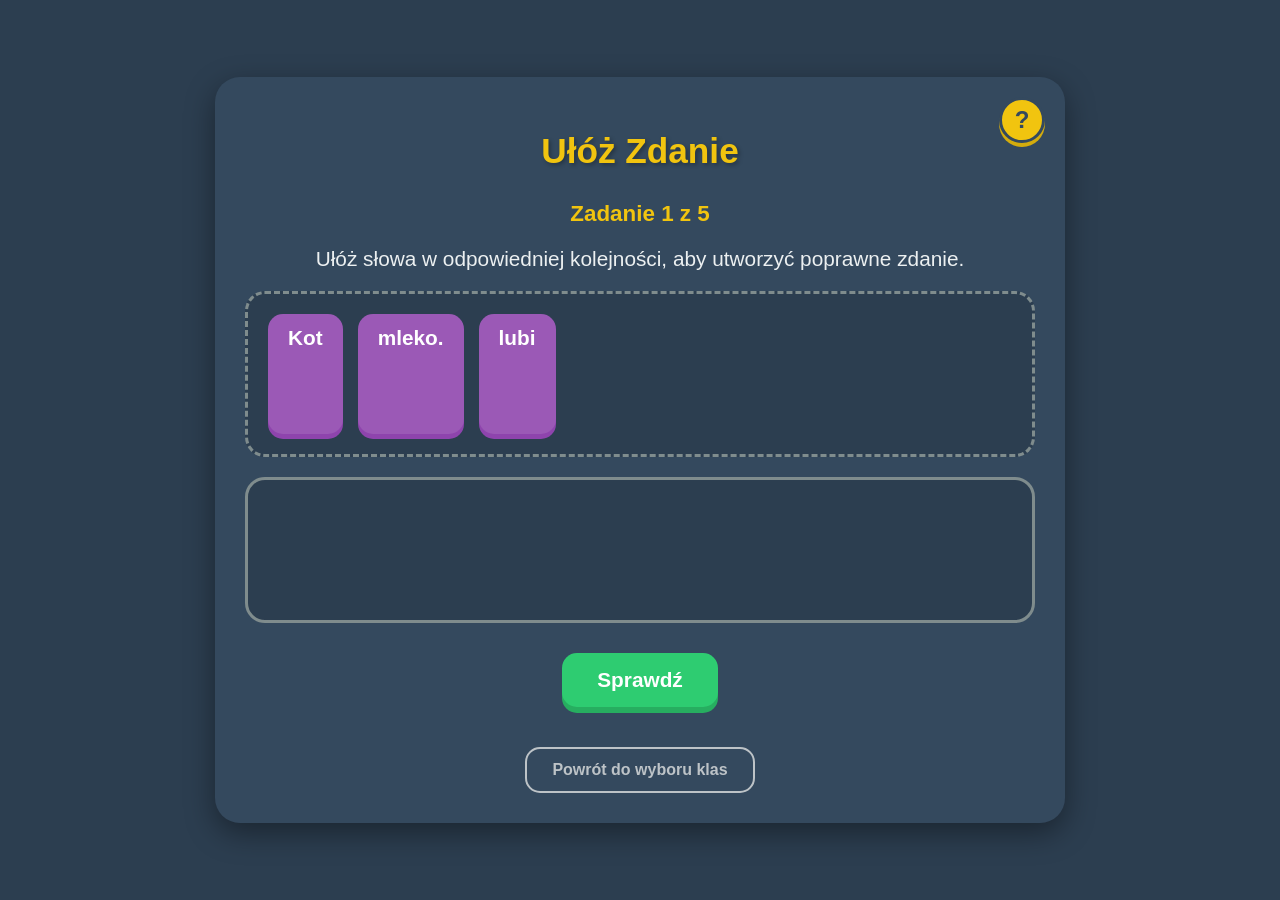
<file: sentence_order.html>
<!DOCTYPE html>
<html lang="en">
<head>
    <meta charset="UTF-8">
    <meta name="viewport" content="width=device-width, initial-scale=1.0">
    <title>Ułóż Zdanie</title>
    <link rel="stylesheet" href="style.css">
    <link rel="stylesheet" href="orthography.css"> <!-- Reusing some styles if applicable -->
</head>
<body>
    <div class="container">
        <h1>Ułóż Zdanie</h1>
        <div class="progress-bar">
            Zadanie <span id="current-progress">0</span> z <span id="total-progress">0</span>
        </div>
        <div class="task-description">
            Ułóż słowa w odpowiedniej kolejności, aby utworzyć poprawne zdanie.
        </div>
        <div id="word-tiles-container" class="word-tiles-container">
            <!-- Shuffled word tiles will be placed here -->
        </div>
        <div id="sentence-drop-area" class="sentence-drop-area">
            <!-- Dropped words will form the sentence here -->
        </div>
        <div class="task-controls">
            <button id="check-button" class="action-button">Sprawdź</button>
            <button id="next-button" class="action-button" style="display: none;">Dalej</button>
        </div>
        <a href="index.html" class="back-link">Powrót do wyboru klas</a>
    </div>
    <script src="ui.js"></script>
    <script src="sentence_order.js"></script>
</body>
</html>
</file>
<file: style.css>
body {
  font-family: 'Comic Sans MS', 'Chalkboard SE', 'Comic Neue', sans-serif;
  display: flex;
  justify-content: center;
  align-items: center;
  min-height: 100vh;
  margin: 0;
  background-color: #2c3e50; /* Dark midnight blue */
  color: #ecf0f1;
}

.container {
  text-align: center;
  background-color: #34495e; /* Slightly lighter dark blue */
  padding: 40px;
  border-radius: 25px;
  box-shadow: 0 10px 25px rgba(0, 0, 0, 0.3);
  max-width: 900px;
  width: 90%;
  position: relative;
}

h1 {
  color: #f1c40f; /* Friendly yellow */
  margin-bottom: 30px;
  font-size: 2.5em;
  text-shadow: 2px 2px 4px rgba(0,0,0,0.5);
}

.class-selection {
  display: flex;
  justify-content: center;
  gap: 30px;
  flex-wrap: wrap;
}

.class-tile {
  display: flex;
  justify-content: center;
  align-items: center;
  width: 180px;
  height: 180px;
  background-color: #2ecc71; /* Bright green */
  color: white;
  font-size: 28px;
  font-weight: bold;
  text-decoration: none;
  border-radius: 20px;
  transition: transform 0.3s ease, background-color 0.3s ease;
  box-shadow: 0 6px 0 #27ae60;
}

.class-tile:hover {
  background-color: #27ae60;
  transform: translateY(-5px);
}

.class-tile:active {
  transform: translateY(2px);
  box-shadow: 0 2px 0 #27ae60;
}

.back-button, .back-link {
  display: inline-block;
  margin-top: 30px;
  padding: 12px 25px;
  background-color: #e67e22;
  color: white;
  text-decoration: none;
  border-radius: 15px;
  transition: all 0.3s ease;
  font-weight: bold;
}

.back-link {
    background-color: transparent;
    color: #bdc3c7;
    border: 2px solid #bdc3c7;
}

.back-button:hover, .back-link:hover {
  background-color: #d35400;
  color: white;
  border-color: #d35400;
}

.task-menu {
  display: grid;
  grid-template-columns: repeat(auto-fit, minmax(200px, 1fr));
  gap: 20px;
  margin-top: 30px;
}

.task-button {
  display: flex;
  justify-content: center;
  align-items: center;
  padding: 25px;
  background-color: #3498db;
  color: white;
  text-decoration: none;
  border-radius: 20px;
  font-weight: bold;
  text-align: center;
  min-height: 100px;
  transition: all 0.3s ease;
  box-shadow: 0 6px 0 #2980b9;
  font-size: 1.2em;
}

.task-button:hover {
  background-color: #2980b9;
  transform: translateY(-5px);
}

.task-button:active {
    transform: translateY(2px);
    box-shadow: 0 2px 0 #2980b9;
}

.task-button.disabled {
  background-color: #7f8c8d;
  cursor: not-allowed;
  pointer-events: none;
  box-shadow: 0 6px 0 #95a5a6;
}

/* Modal Styles */
.modal {
    display: none;
    position: fixed;
    z-index: 1000;
    left: 0;
    top: 0;
    width: 100%;
    height: 100%;
    background-color: rgba(0,0,0,0.7);
    justify-content: center;
    align-items: center;
}

.modal-content {
    background-color: #34495e;
    padding: 30px;
    border-radius: 25px;
    border: 5px solid #f1c40f;
    max-width: 500px;
    width: 80%;
    text-align: center;
    box-shadow: 0 10px 30px rgba(0,0,0,0.5);
    animation: popIn 0.3s cubic-bezier(0.68, -0.55, 0.265, 1.55);
}

@keyframes popIn {
    0% { transform: scale(0.5); opacity: 0; }
    100% { transform: scale(1); opacity: 1; }
}

.modal-title {
    font-size: 2em;
    margin-bottom: 20px;
    color: #f1c40f;
}

.modal-text {
    font-size: 1.3em;
    margin-bottom: 25px;
    line-height: 1.5;
}

.modal-button {
    background-color: #2ecc71;
    border: none;
    padding: 12px 30px;
    border-radius: 15px;
    color: white;
    font-size: 1.2em;
    font-weight: bold;
    cursor: pointer;
    box-shadow: 0 5px 0 #27ae60;
}

.modal-button:active {
    transform: translateY(2px);
    box-shadow: 0 2px 0 #27ae60;
}

/* Help Button */
.help-button {
    position: absolute;
    top: 20px;
    right: 20px;
    width: 40px;
    height: 40px;
    background-color: #f1c40f;
    color: #34495e;
    border-radius: 50%;
    display: flex;
    justify-content: center;
    align-items: center;
    font-size: 24px;
    font-weight: bold;
    cursor: pointer;
    border: 3px solid #34495e;
    transition: all 0.3s ease;
    box-shadow: 0 4px 0 #d4ac0d;
}

.help-button:hover {
    transform: scale(1.1);
    background-color: #ffeb3b;
}

/* Word Tiles and other components */
.word-tiles-container {
  display: flex;
  flex-wrap: wrap;
  gap: 15px;
  margin-bottom: 20px;
  min-height: 120px;
  border: 3px dashed #7f8c8d;
  padding: 20px;
  background-color: #2c3e50;
  border-radius: 20px;
}

.word-tile {
  background-color: #9b59b6; /* Purple */
  color: white;
  padding: 12px 20px;
  border-radius: 15px;
  cursor: grab;
  font-size: 1.3em;
  font-weight: bold;
  user-select: none;
  transition: all 0.2s;
  box-shadow: 0 5px 0 #8e44ad;
}

.word-tile:hover {
  transform: translateY(-3px);
  background-color: #af7ac5;
}

.word-tile.dragging {
  opacity: 0.5;
}

.sentence-drop-area {
  display: flex;
  flex-wrap: wrap;
  gap: 15px;
  min-height: 100px;
  border: 3px solid #7f8c8d;
  padding: 20px;
  background-color: #2c3e50;
  border-radius: 20px;
  margin-bottom: 20px;
}

.sentence-drop-area.drag-over {
  border-color: #f1c40f;
  background-color: #34495e;
}

.sentence-drop-area.correct {
  border-color: #2ecc71;
}

.sentence-drop-area.incorrect {
  border-color: #e74c3c;
}

.word-tile.correct {
  background-color: #2ecc71;
  box-shadow: 0 5px 0 #27ae60;
}

.word-tile.incorrect {
  background-color: #e74c3c;
  box-shadow: 0 5px 0 #c0392b;
}

.task-description {
  font-size: 1.3em;
  margin-bottom: 20px;
  color: #ecf0f1;
}

.progress-bar {
  margin-bottom: 20px;
  font-size: 1.4em;
  font-weight: bold;
  color: #f1c40f;
}

.action-button {
  padding: 15px 35px;
  font-size: 1.3em;
  background-color: #2ecc71;
  color: white;
  border: none;
  border-radius: 15px;
  cursor: pointer;
  margin: 10px;
  transition: all 0.3s ease;
  box-shadow: 0 6px 0 #27ae60;
  font-weight: bold;
}

.action-button:hover {
  background-color: #27ae60;
  transform: translateY(-3px);
}

.action-button:active {
    transform: translateY(2px);
    box-shadow: 0 2px 0 #27ae60;
}

/* Cipher Task Styles */
.cipher-container {
    text-align: center;
    max-width: 850px;
    margin: 0 auto;
}

.cipher-key-container {
    display: flex;
    flex-wrap: wrap;
    justify-content: center;
    gap: 15px;
    margin-bottom: 30px;
    border: 3px solid #7f8c8d;
    padding: 20px;
    border-radius: 20px;
    background-color: #2c3e50;
}

.cipher-key-item {
    display: flex;
    align-items: center;
    gap: 10px;
    font-weight: bold;
    font-size: 1.2em;
    color: #ecf0f1;
}

.color-square {
    width: 35px;
    height: 35px;
    border: 2px solid #ecf0f1;
    display: inline-block;
    vertical-align: middle;
    border-radius: 8px;
    box-shadow: 0 4px 0 rgba(0,0,0,0.2);
}

.cipher-phrase-container {
    display: flex;
    flex-wrap: wrap;
    justify-content: center;
    gap: 10px;
    margin-top: 30px;
    margin-bottom: 30px;
    min-height: 60px;
    align-items: center;
    background-color: #2c3e50;
    padding: 20px;
    border-radius: 20px;
}

.cipher-phrase-container .color-square {
    width: 45px;
    height: 45px;
}

.cipher-input-container {
    margin-bottom: 25px;
}

.cipher-input {
    width: 90%;
    padding: 20px;
    font-size: 1.4em;
    text-align: center;
    background-color: #ecf0f1;
    color: #2c3e50;
    border: 4px solid #3498db;
    border-radius: 20px;
    box-sizing: border-box;
    text-transform: uppercase;
    font-family: inherit;
    font-weight: bold;
}

.cipher-input:focus {
    outline: none;
    border-color: #f1c40f;
}

.cipher-input.correct {
    border-color: #2ecc71;
    background-color: #e8f8f5;
}

.cipher-input.incorrect {
    border-color: #e74c3c;
    background-color: #fdedec;
}

.hint-text {
    margin-top: 20px;
    font-style: italic;
    color: #f1c40f;
    font-size: 1.2em;
}

/* Copy Paste Task Styles */
.copy-text-container {
    font-size: 1.8em;
    margin: 25px 0;
    padding: 25px;
    background-color: #2c3e50;
    border: 3px dashed #3498db;
    border-radius: 15px;
    /* user-select: all; */
    color: #ecf0f1;
    font-weight: bold;
}

.input-container {
    margin: 25px 0;
}

.paste-input {
    width: 90%;
    padding: 20px;
    font-size: 1.4em;
    background-color: #ecf0f1;
    color: #2c3e50;
    border: 4px solid #3498db;
    border-radius: 20px;
    box-sizing: border-box;
    font-family: inherit;
    font-weight: bold;
    text-align: center;
}

.paste-input:focus {
    outline: none;
    border-color: #f1c40f;
}

.paste-input.correct {
    border-color: #2ecc71;
    background-color: #e8f8f5;
}

.paste-input.incorrect {
    border-color: #e74c3c;
    background-color: #fdedec;
}

/* Dictation Task Styles */
.dictation-story-display {
    background-color: #2c3e50;
    color: #ecf0f1;
    font-size: 1.6em;
    padding: 25px;
    border-radius: 20px;
    margin-bottom: 30px;
    border: 3px solid #7f8c8d;
    text-align: left;
    line-height: 1.6;
}

.dictation-input-area {
    display: flex;
    flex-wrap: wrap;
    gap: 8px;
    justify-content: center;
    margin-bottom: 30px;
    padding: 20px;
    background-color: #34495e;
    border-radius: 20px;
    border: 3px solid #7f8c8d;
}

.char-input {
    width: 40px;
    height: 40px;
    text-align: center;
    font-size: 1.4em;
    font-weight: bold;
    border-radius: 10px;
    border: 3px solid #3498db;
    background-color: #ecf0f1;
    color: #2c3e50;
    transition: all 0.2s ease;
    box-sizing: border-box;
}

.char-input:focus {
    outline: none;
    border-color: #f1c40f;
    box-shadow: 0 0 10px rgba(241, 196, 15, 0.6);
}

.char-input.space-input {
    background-color: #7f8c8d;
    border-color: #7f8c8d;
    color: #ecf0f1;
    cursor: default;
    width: 25px; /* Smaller width for spaces */
}

.char-input.punctuation-input {
    background-color: #e67e22;
    border-color: #e67e22;
    color: white;
    cursor: default;
}

.char-input.correct {
    border-color: #2ecc71;
    background-color: #e8f8f5;
    color: #2ecc71;
}

.char-input.incorrect {
    border-color: #e74c3c;
    background-color: #fdedec;
    color: #e74c3c;
}
</file>
<file: styles.css>
body {
  text-align: center;
  font-family: "VT323";
  margin-bottom: 40px;
  background-color: blanchedalmond;
  background-repeat: no-repeat;
  background-size: cover;
}

h1 {
  font-family: "VT323";
  font-size: 70px;
  margin: 0.2em;
  color: midnightblue;
}

h2 {
  margin: 1em 0 0.25em;
  color: midnightblue;
  margin-bottom: 1em;
}

h2:first-of-type {
  margin-top: 0.5em;
}

table,
tr,
td {
  border: 1px solid black;
}

table {
  border-collapse: collapse;
  margin: 0 auto;
  background-color: white;
}

tr {
  height: 15px;
}

td {
  width: 15px;
}

input[type="number"] {
  width: 6em;
}

audio {
  margin-top: 30px;
}
</file>
<file: orthography.css>
@import "style.css";

body {
    font-family: 'Comic Sans MS', 'Chalkboard SE', 'Comic Neue', sans-serif;
    background-color: #2c3e50; /* Dark midnight blue */
    display: flex;
    justify-content: center;
    align-items: center;
    min-height: 100vh;
    margin: 0;
    color: #ecf0f1;
}

.container {
    background-color: #34495e;
    padding: 30px;
    border-radius: 25px;
    box-shadow: 0 10px 30px rgba(0, 0, 0, 0.4);
    text-align: center;
    max-width: 850px;
    width: 90%;
    box-sizing: border-box;
    position: relative;
}

h1 {
    color: #f1c40f;
    margin-bottom: 30px;
    font-size: 2.2em;
    text-shadow: 2px 2px 4px rgba(0,0,0,0.3);
}

.progress-info {
    font-size: 1.3em;
    font-weight: bold;
    color: #f1c40f;
    margin-bottom: 15px;
    text-align: right;
}

.story-container {
    font-size: 1.4em;
    line-height: 1.8;
    margin-bottom: 30px;
    text-align: left;
    background-color: #2c3e50;
    padding: 20px;
    border-radius: 20px;
    border: 2px solid #7f8c8d;
}

.story-item {
    background-color: transparent;
    padding: 10px;
    margin-bottom: 10px;
    border-radius: 10px;
}

.story-container select {
    padding: 10px 15px;
    margin: 5px;
    border: 3px solid #3498db;
    border-radius: 15px;
    background-color: #ecf0f1;
    color: #2c3e50;
    font-family: inherit;
    font-size: 0.9em;
    font-weight: bold;
    cursor: pointer;
    transition: all 0.3s ease;
    min-width: 130px;
}

.story-container select:hover {
    border-color: #2980b9;
    box-shadow: 0 0 10px rgba(52, 152, 219, 0.5);
}

.story-container select:focus {
    outline: none;
    border-color: #f1c40f;
}

.buttons-container {
    margin-top: 25px;
}

button {
    background-color: #f1c40f; /* Yellow */
    color: #2c3e50;
    border: none;
    padding: 15px 35px;
    margin: 10px;
    border-radius: 20px;
    font-size: 1.2em;
    font-weight: bold;
    font-family: inherit;
    cursor: pointer;
    transition: all 0.3s ease;
    box-shadow: 0 6px 0 #d4ac0d;
}

button:hover {
    background-color: #f39c12;
    transform: translateY(-3px);
}

button:active {
    transform: translateY(2px);
    box-shadow: 0 2px 0 #d4ac0d;
}

#check-button {
    background-color: #2ecc71; /* Green */
    color: white;
    box-shadow: 0 6px 0 #27ae60;
}

#check-button:hover {
    background-color: #27ae60;
}

#check-button:active {
    box-shadow: 0 2px 0 #27ae60;
}

.correct {
    border: 4px solid #2ecc71 !important;
    background-color: #e8f8f5 !important;
}

.incorrect {
    border: 4px solid #e74c3c !important;
    background-color: #fdedec !important;
}

.back-button {
    display: inline-block;
    margin-top: 25px;
    color: #bdc3c7;
    text-decoration: none;
    font-weight: bold;
    border: 2px solid #bdc3c7;
    padding: 10px 20px;
    border-radius: 15px;
    transition: all 0.3s ease;
}

.back-button:hover {
    background-color: #bdc3c7;
    color: #2c3e50;
}

/* Responsive adjustments */
@media (max-width: 600px) {
    h1 {
        font-size: 1.8em;
    }

    .story-container {
        font-size: 1.1em;
    }

    button {
        padding: 12px 25px;
        font-size: 1.1em;
    }
}
</file>
